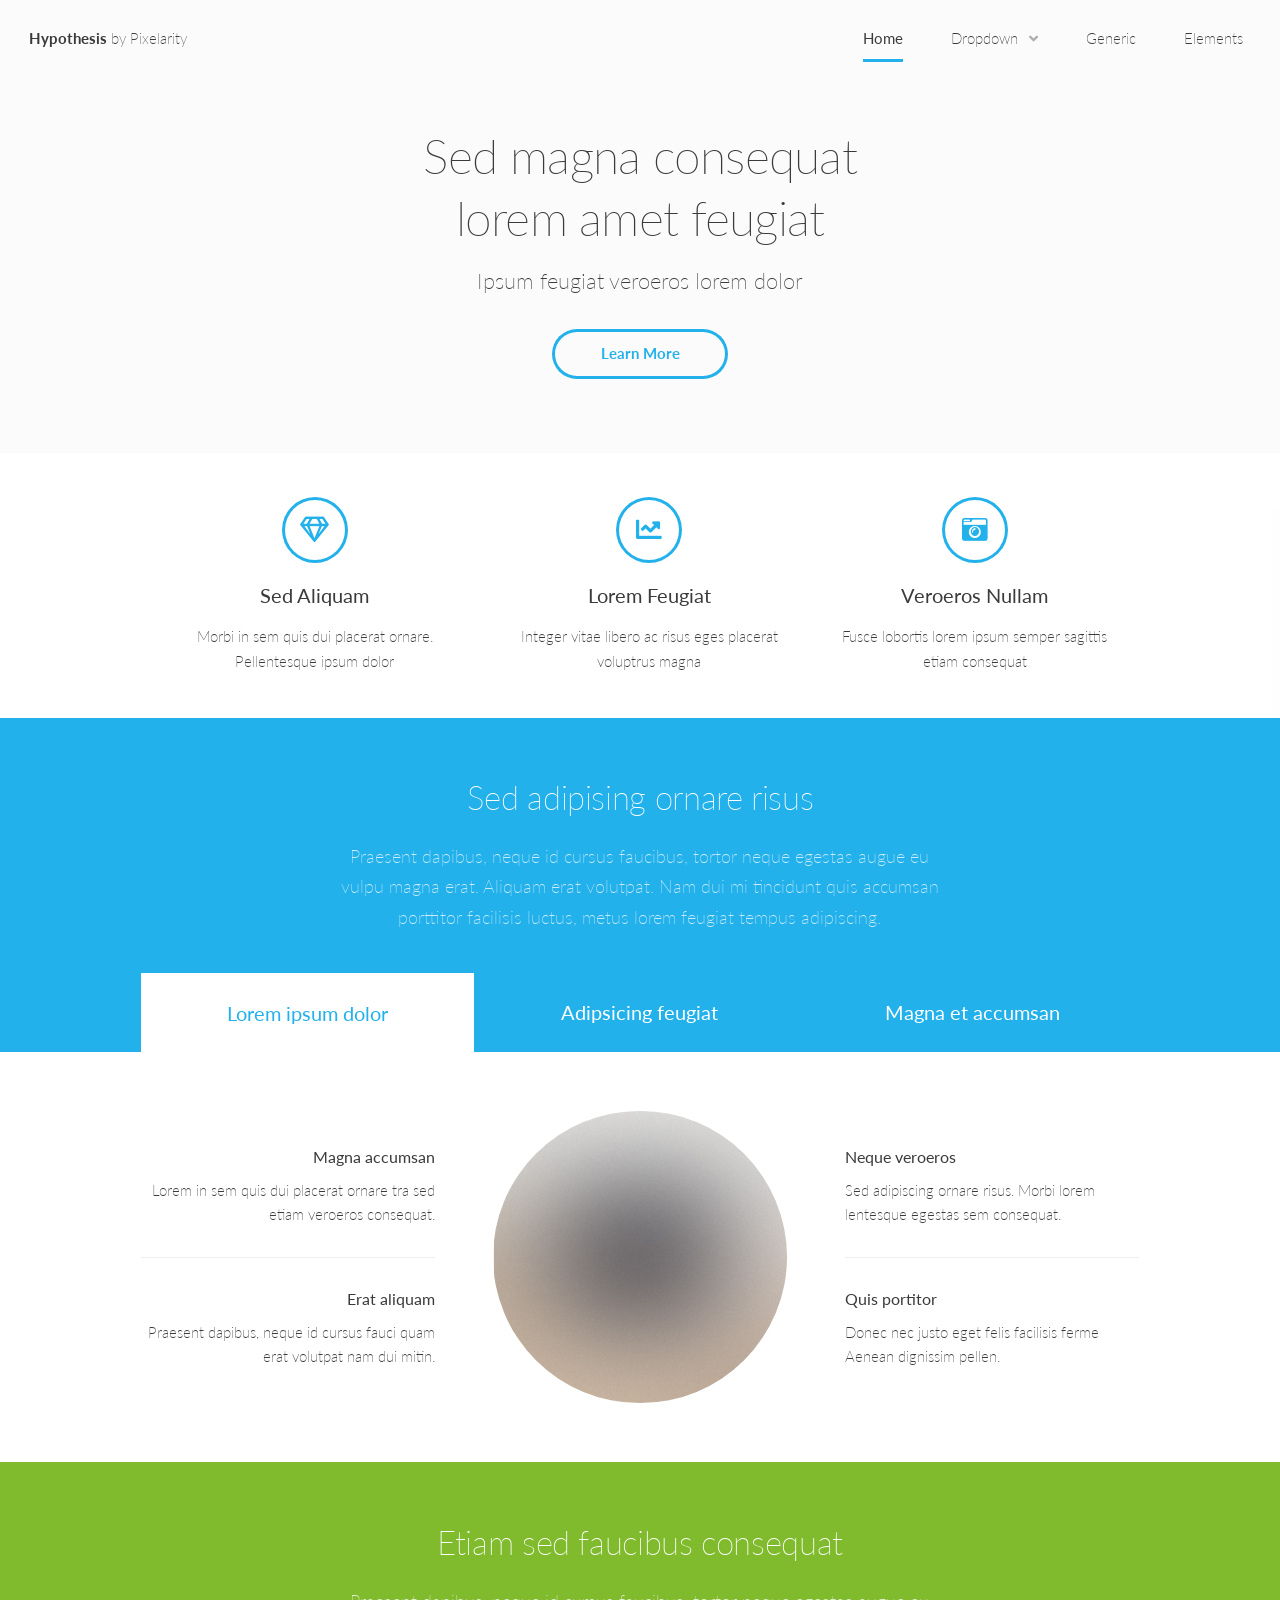
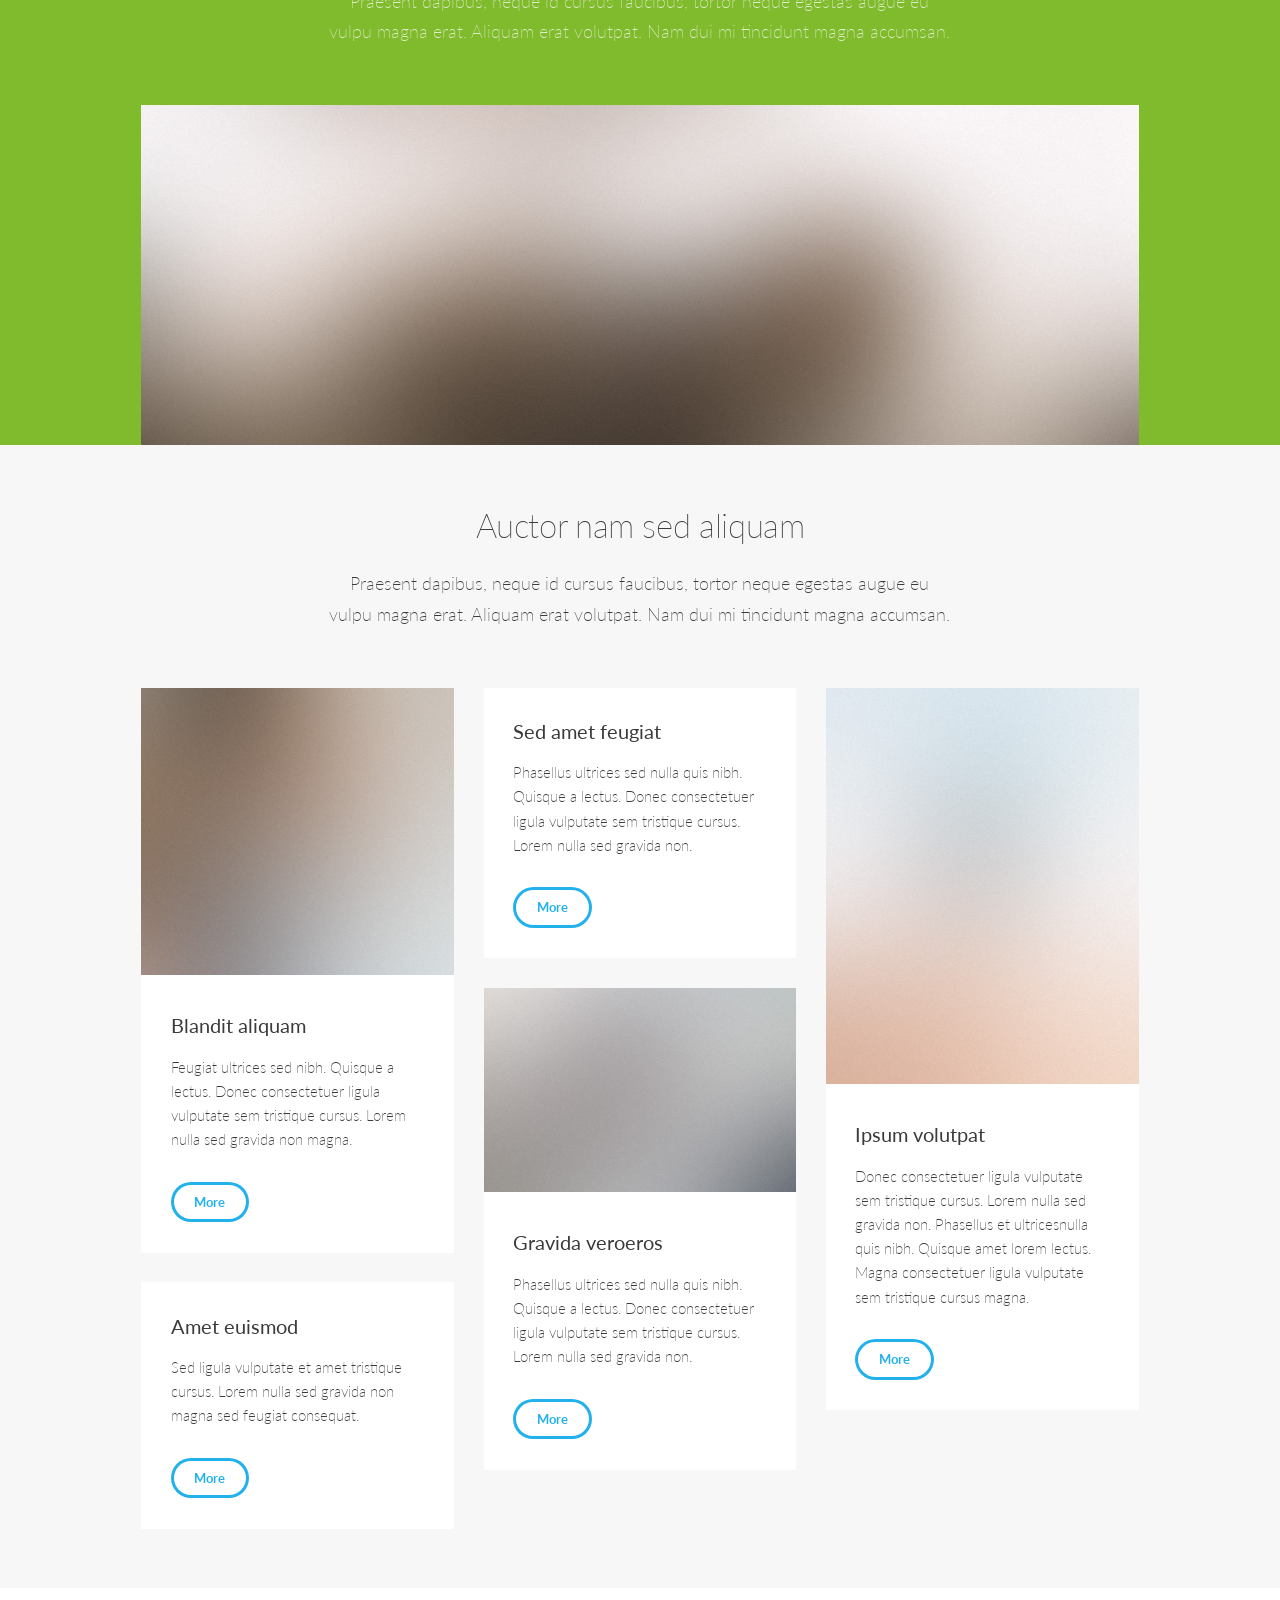
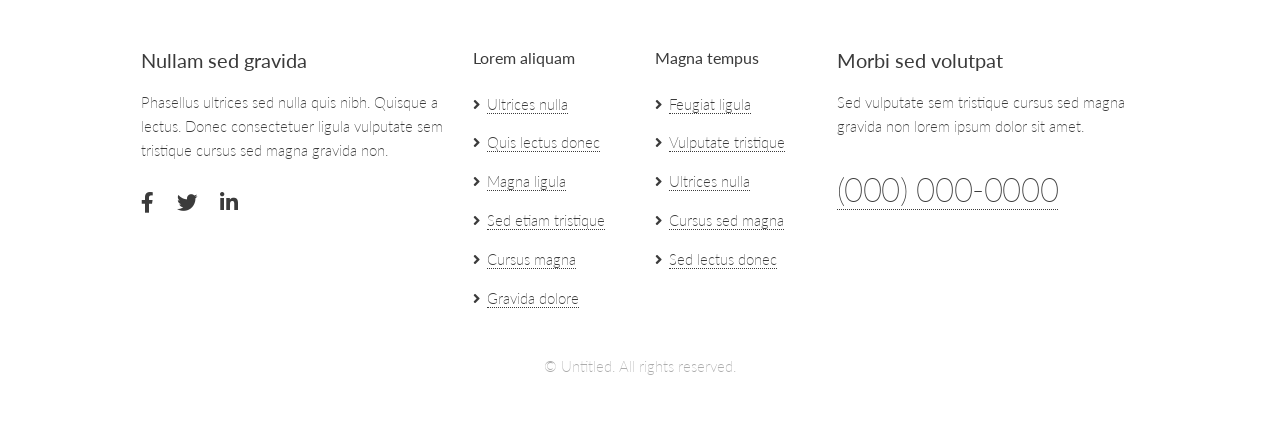
<file: px-hypothesis-html/blue/index.html>
<!DOCTYPE HTML>
<!--
	Hypothesis by Pixelarity
	pixelarity.com | hello@pixelarity.com
	License: pixelarity.com/license
-->
<html>
	<head>
		<title>Untitled</title>
		<meta charset="utf-8" />
		<meta name="viewport" content="width=device-width, initial-scale=1, user-scalable=no" />
		<link rel="stylesheet" href="assets/css/main.css" />
	</head>
	<body class="is-preload">

		<!-- Wrapper -->
			<div id="wrapper">

				<!-- Header -->
					<header id="header" class="alt">

						<!-- Logo -->
							<div class="logo">
								<a href="index.html"><strong>Hypothesis</strong> <span class="extra">by Pixelarity</span></a>
							</div>

						<!-- Nav -->
							<nav id="nav">
								<ul>
									<li class="current"><a href="index.html">Home</a></li>
									<li>
										<a href="#" class="icon solid fa-angle-down">Dropdown</a>
										<ul>
											<li><a href="#">Option One</a></li>
											<li><a href="#">Option Two</a></li>
											<li><a href="#">Option Three</a></li>
											<li>
												<a href="#">Submenu</a>
												<ul>
													<li><a href="#">Option One</a></li>
													<li><a href="#">Option Two</a></li>
													<li><a href="#">Option Three</a></li>
													<li><a href="#">Option Four</a></li>
												</ul>
											</li>
										</ul>
									</li>
									<li><a href="generic.html">Generic</a></li>
									<li><a href="elements.html">Elements</a></li>
								</ul>
							</nav>

					</header>

				<!-- Banner -->
					<section id="banner">
						<div class="content primary">
							<header>
								<h1>Sed magna consequat<br />
								lorem amet feugiat</h1>
								<p>Ipsum feugiat veroeros lorem dolor</p>
							</header>
							<ul class="actions special">
								<li><a href="#one" class="button large wide scrolly">Learn More</a></li>
							</ul>
						</div>
						<div class="content secondary">
							<div class="inner">
								<div class="features">
									<section>
										<span class="icon fa-gem major"></span>
										<h3>Sed Aliquam</h3>
										<p>Morbi in sem quis dui placerat ornare. Pellentesque ipsum dolor</p>
									</section>
									<section>
										<span class="icon solid fa-chart-line major"></span>
										<h3>Lorem Feugiat</h3>
										<p>Integer vitae libero ac risus eges placerat voluptrus magna</p>
									</section>
									<section>
										<span class="icon solid fa-camera-retro major"></span>
										<h3>Veroeros Nullam</h3>
										<p>Fusce lobortis lorem ipsum semper sagittis etiam consequat</p>
									</section>
								</div>
							</div>
						</div>
						<video src="images/banner.mp4" muted autoplay loop playsinline></video>
					</section>

				<!-- Section -->
					<section id="one" class="main">
						<header class="accent1">
							<h2>Sed adipising ornare risus</h2>
							<p>Praesent dapibus, neque id cursus faucibus, tortor neque egestas augue eu vulpu magna erat. Aliquam erat volutpat. Nam dui mi tincidunt quis accumsan porttitor facilisis luctus, metus lorem feugiat tempus adipiscing.</p>
						</header>
						<ul class="tabs">
							<li>
								<h3>Lorem <span class="extra">ipsum dolor</span></h3>
								<div class="spotlight">
									<ul>
										<li>
											<h4>Magna accumsan</h4>
											<p>Lorem in sem quis dui placerat ornare tra sed etiam veroeros consequat.</p>
										</li>
										<li>
											<h4>Erat aliquam</h4>
											<p>Praesent dapibus, neque id cursus fauci quam erat volutpat nam dui mitin.</p>
										</li>
									</ul>
									<span class="image"><img src="images/pic01.jpg" alt="" /></span>
									<ul>
										<li>
											<h4>Neque veroeros</h4>
											<p>Sed adipiscing ornare risus. Morbi lorem lentesque egestas sem consequat.</p>
										</li>
										<li>
											<h4>Quis portitor</h4>
											<p>Donec nec justo eget felis facilisis ferme Aenean dignissim pellen.</p>
										</li>
									</ul>
								</div>
							</li>
							<li>
								<h3>Adipsicing <span class="extra">feugiat</span></h3>
								<div class="spotlight">
									<ul>
										<li>
											<h4>Erat aliquam</h4>
											<p>Praesent dapibus, neque id cursus fauci quam erat volutpat nam dui mitin.</p>
										</li>
										<li>
											<h4>Neque veroeros</h4>
											<p>Sed adipiscing ornare risus. Morbi lorem lentesque egestas sem consequat.</p>
										</li>
									</ul>
									<span class="image"><img src="images/pic02.jpg" alt="" /></span>
									<ul>
										<li>
											<h4>Quis portitor</h4>
											<p>Donec nec justo eget felis facilisis ferme Aenean dignissim pellen.</p>
										</li>
										<li>
											<h4>Magna accumsan</h4>
											<p>Lorem in sem quis dui placerat ornare tra sed etiam veroeros consequat.</p>
										</li>
									</ul>
								</div>
							</li>
							<li>
								<h3>Magna <span class="extra">et accumsan</span></h3>
								<div class="spotlight">
									<ul>
										<li>
											<h4>Neque veroeros</h4>
											<p>Sed adipiscing ornare risus. Morbi lorem lentesque egestas sem consequat.</p>
										</li>
										<li>
											<h4>Quis portitor</h4>
											<p>Donec nec justo eget felis facilisis ferme Aenean dignissim pellen.</p>
										</li>
									</ul>
									<span class="image"><img src="images/pic03.jpg" alt="" /></span>
									<ul>
										<li>
											<h4>Magna accumsan</h4>
											<p>Lorem in sem quis dui placerat ornare tra sed etiam veroeros consequat.</p>
										</li>
										<li>
											<h4>Erat aliquam</h4>
											<p>Praesent dapibus, neque id cursus fauci quam erat volutpat nam dui mitin.</p>
										</li>
									</ul>
								</div>
							</li>
						</ul>
					</section>

				<!-- Section -->
					<section id="two" class="main accent2">
						<header>
							<h2>Etiam sed faucibus consequat</h2>
							<p>Praesent dapibus, neque id cursus faucibus, tortor neque egestas augue eu vulpu magna erat. Aliquam erat volutpat. Nam dui mi tincidunt magna accumsan.</p>
						</header>
						<div class="inner">
							<span class="image main"><img src="images/pic04.jpg" alt="" /></span>
						</div>
					</section>

				<!-- Section -->
					<section id="three" class="main alt">
						<header>
							<h2>Auctor nam sed aliquam</h2>
							<p>Praesent dapibus, neque id cursus faucibus, tortor neque egestas augue eu vulpu magna erat. Aliquam erat volutpat. Nam dui mi tincidunt magna accumsan.</p>
						</header>
						<div class="inner">
							<div class="posts">
								<div>
									<article>
										<a href="#" class="image"><img src="images/pic05.jpg" alt="" /></a>
										<div class="content">
											<h3>Blandit aliquam</h3>
											<p>Feugiat ultrices sed nibh. Quisque a lectus. Donec consectetuer ligula vulputate sem tristique cursus. Lorem nulla sed gravida non magna.</p>
											<ul class="actions">
												<li><a href="#" class="button">More</a></li>
											</ul>
										</div>
									</article>
									<article>
										<div class="content">
											<h3>Amet euismod</h3>
											<p>Sed ligula vulputate et amet tristique cursus. Lorem nulla sed gravida non magna sed feugiat consequat.</p>
											<ul class="actions">
												<li><a href="#" class="button">More</a></li>
											</ul>
										</div>
									</article>
								</div>
								<div>
									<article>
										<div class="content">
											<h3>Sed amet feugiat</h3>
											<p>Phasellus ultrices sed nulla quis nibh. Quisque a lectus. Donec consectetuer ligula vulputate sem tristique cursus. Lorem nulla sed gravida non.</p>
											<ul class="actions">
												<li><a href="#" class="button">More</a></li>
											</ul>
										</div>
									</article>
									<article>
										<a href="#" class="image"><img src="images/pic06.jpg" alt="" /></a>
										<div class="content">
											<h3>Gravida veroeros</h3>
											<p>Phasellus ultrices sed nulla quis nibh. Quisque a lectus. Donec consectetuer ligula vulputate sem tristique cursus. Lorem nulla sed gravida non.</p>
											<ul class="actions">
												<li><a href="#" class="button">More</a></li>
											</ul>
										</div>
									</article>
								</div>
								<div>
									<article>
										<a href="#" class="image"><img src="images/pic07.jpg" alt="" /></a>
										<div class="content">
											<h3>Ipsum volutpat</h3>
											<p>Donec consectetuer ligula vulputate sem tristique cursus. Lorem nulla sed gravida non. Phasellus et ultricesnulla quis nibh. Quisque amet lorem lectus. Magna consectetuer ligula vulputate sem tristique cursus magna.</p>
											<ul class="actions">
												<li><a href="#" class="button">More</a></li>
											</ul>
										</div>
									</article>
								</div>
							</div>
						</div>
					</section>

				<!-- Footer -->
					<footer id="footer">
						<div class="inner">
							<section>
								<h3>Nullam sed gravida</h3>
								<p>Phasellus ultrices sed nulla quis nibh. Quisque a lectus. Donec consectetuer ligula vulputate sem tristique cursus sed magna gravida non.</p>
								<ul class="icons">
									<li><a href="#" class="icon brands fa-facebook-f"><span class="label">Facebook</span></a></li>
									<li><a href="#" class="icon brands fa-twitter"><span class="label">Twitter</span></a></li>
									<li><a href="#" class="icon brands fa-linkedin-in"><span class="label">LinkedIn</span></a></li>
								</ul>
							</section>
							<section class="narrow">
								<h4>Lorem aliquam</h4>
								<ul class="links">
									<li><a href="#">Ultrices nulla</a></li>
									<li><a href="#">Quis lectus donec</a></li>
									<li><a href="#">Magna ligula</a></li>
									<li><a href="#">Sed etiam tristique</a></li>
									<li><a href="#">Cursus magna</a></li>
									<li><a href="#">Gravida dolore</a></li>
								</ul>
							</section>
							<section class="narrow">
								<h4>Magna tempus</h4>
								<ul class="links">
									<li><a href="#">Feugiat ligula</a></li>
									<li><a href="#">Vulputate tristique</a></li>
									<li><a href="#">Ultrices nulla</a></li>
									<li><a href="#">Cursus sed magna</a></li>
									<li><a href="#">Sed lectus donec</a></li>
								</ul>
							</section>
							<section>
								<h3>Morbi sed volutpat</h3>
								<p>Sed vulputate sem tristique cursus sed magna gravida non lorem ipsum dolor sit amet.<p>
								<p><a href="#" class="major">(000) 000-0000</a></p>
							</section>
						</div>
						<div class="copyright">
							<p>&copy; Untitled. All rights reserved.</p>
						</div>
					</footer>

			</div>

		<!-- Scripts -->
			<script src="assets/js/jquery.min.js"></script>
			<script src="assets/js/jquery.dropotron.min.js"></script>
			<script src="assets/js/jquery.selectorr.min.js"></script>
			<script src="assets/js/jquery.scrollex.min.js"></script>
			<script src="assets/js/jquery.scrolly.min.js"></script>
			<script src="assets/js/browser.min.js"></script>
			<script src="assets/js/breakpoints.min.js"></script>
			<script src="assets/js/util.js"></script>
			<script src="assets/js/main.js"></script>

	</body>
</html>
</file>
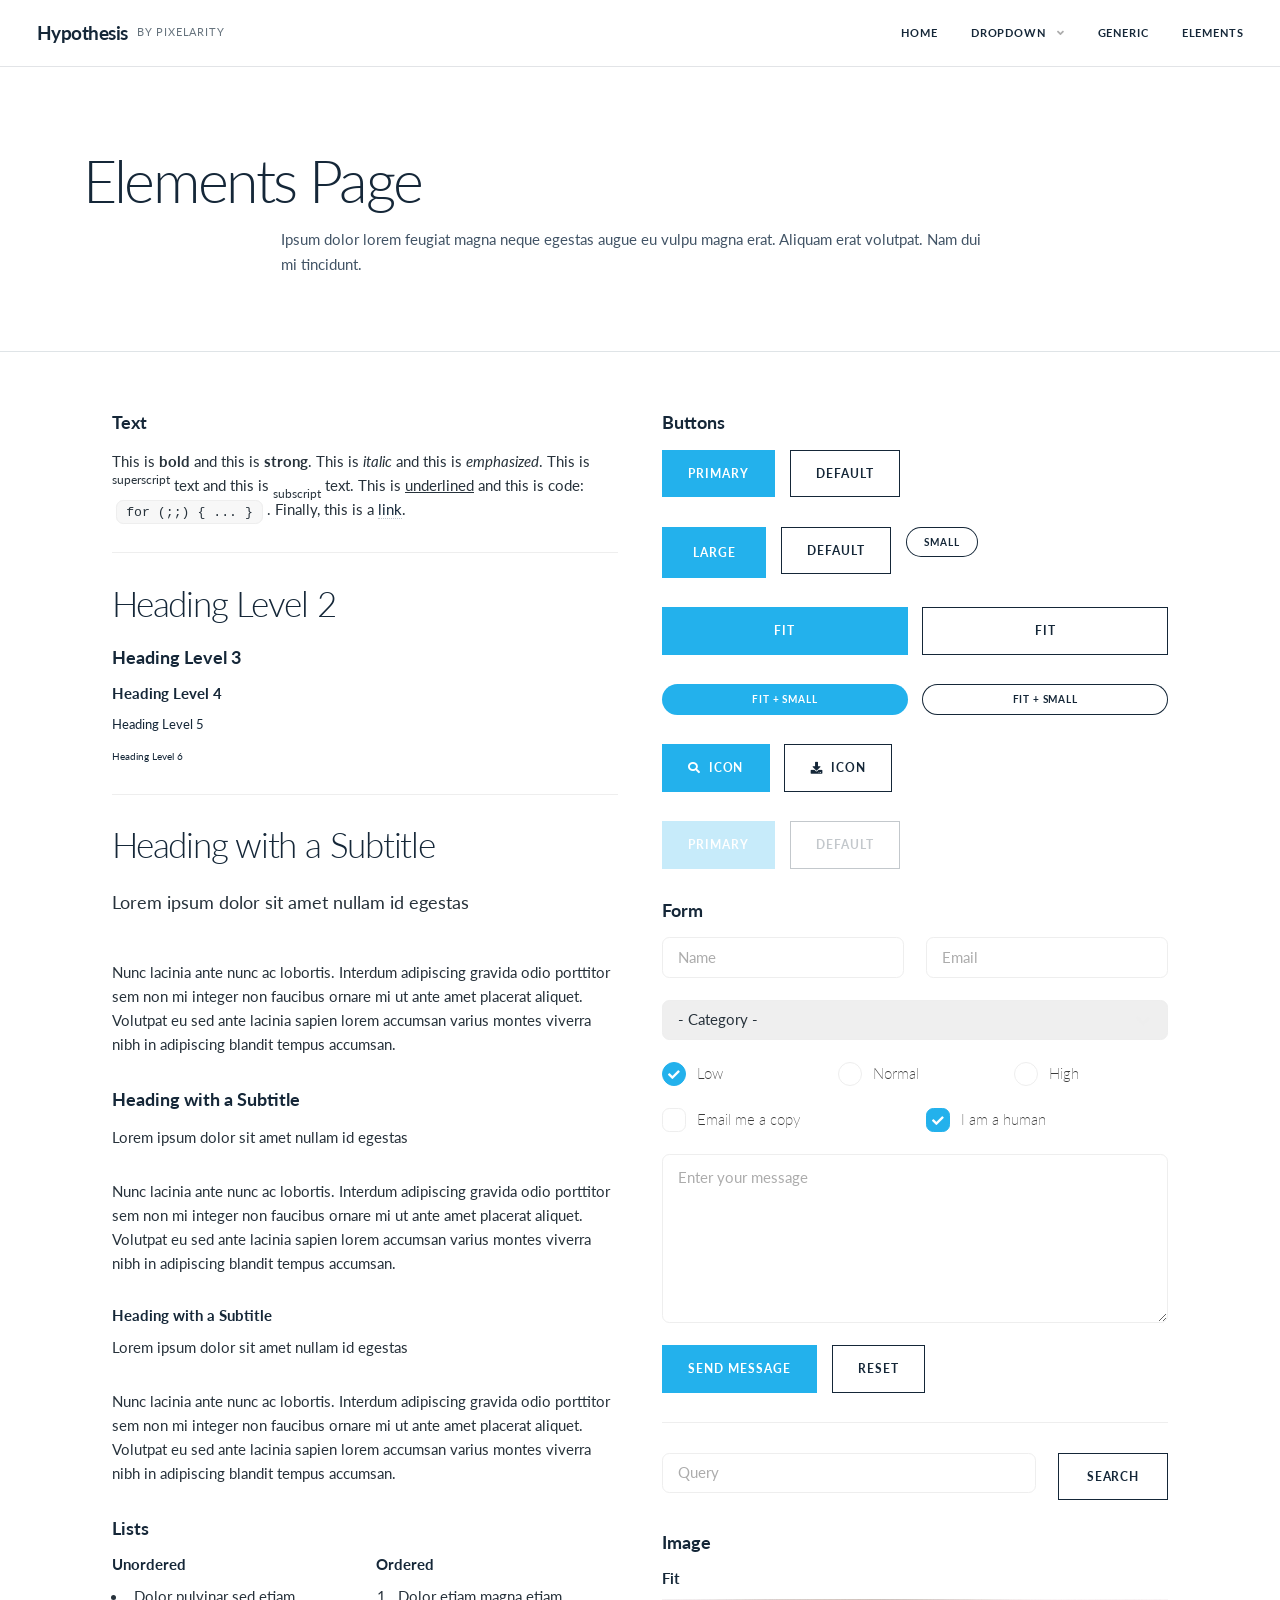
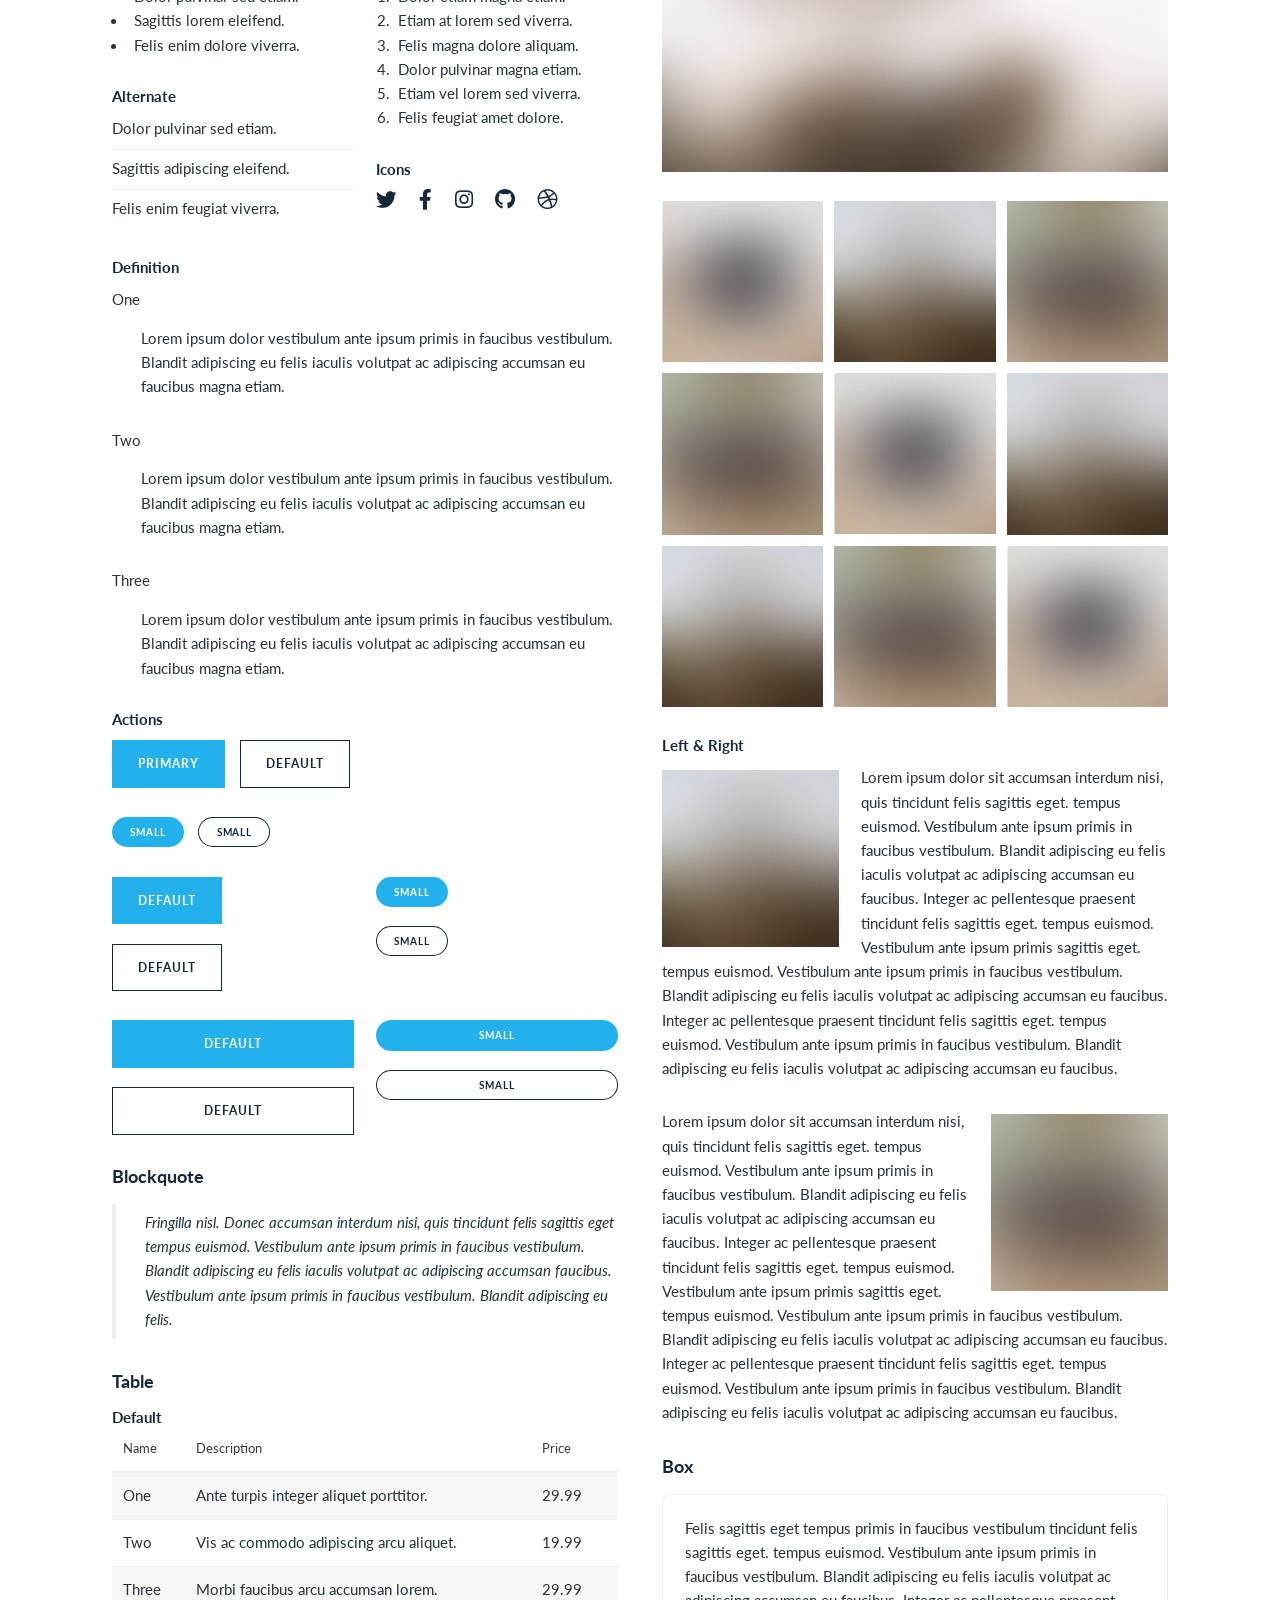
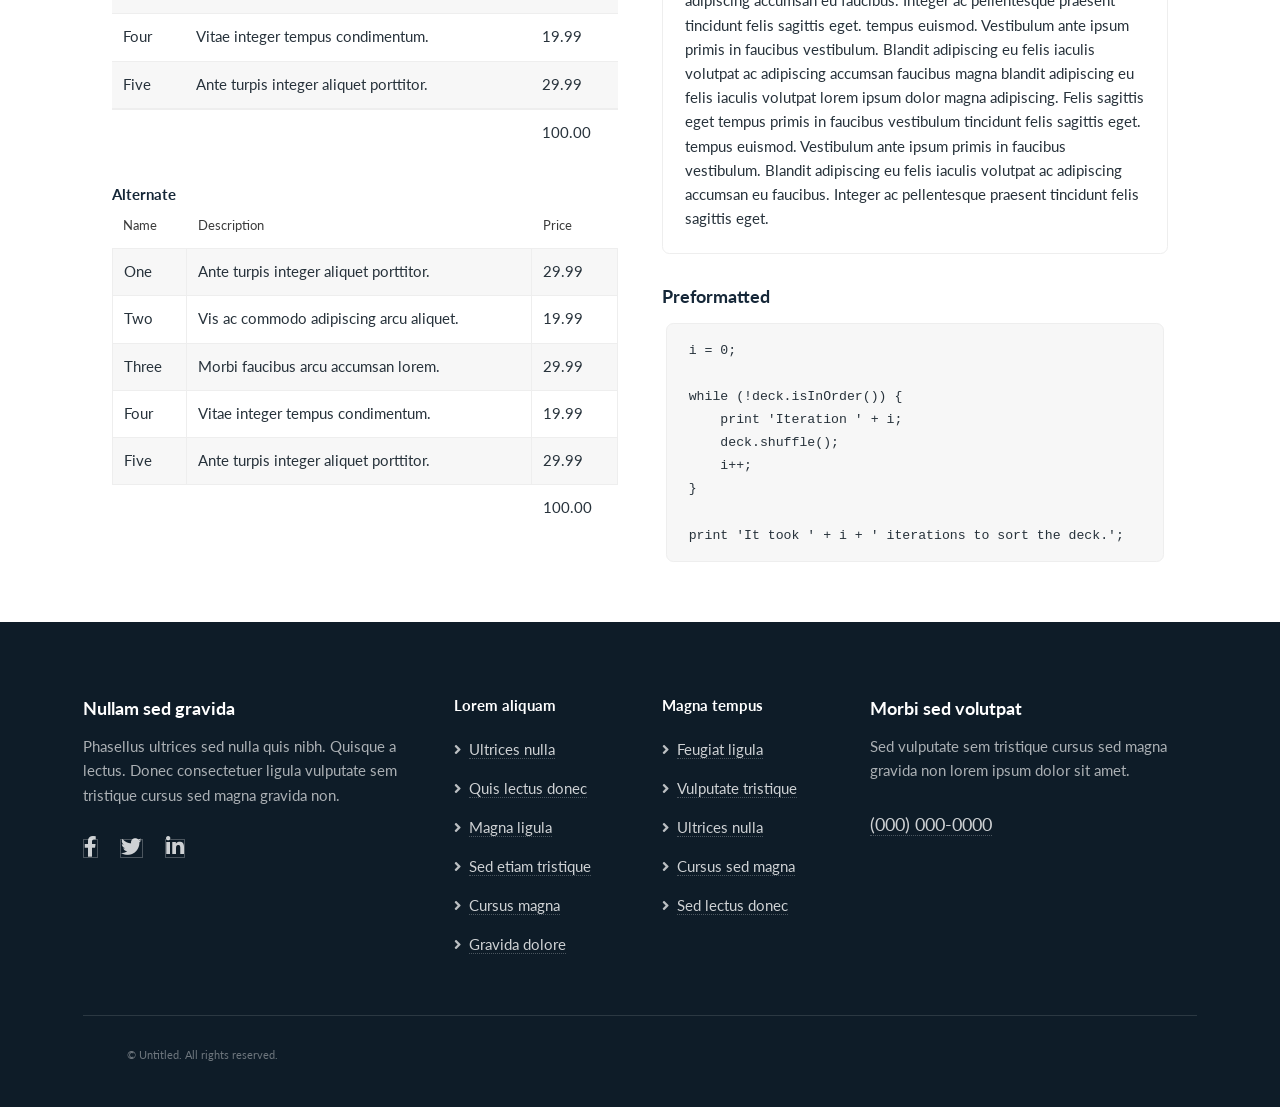
<file: elements.html>
<!DOCTYPE HTML>
<!--
	Hypothesis by Pixelarity
	pixelarity.com | hello@pixelarity.com
	License: pixelarity.com/license
-->
<html>
	<head>
		<title>Untitled</title>
		<meta charset="utf-8" />
		<meta name="viewport" content="width=device-width, initial-scale=1, user-scalable=no" />
		<link rel="stylesheet" href="assets/css/main.css" />
	</head>
	<body class="is-preload">

		<!-- Wrapper -->
			<div id="wrapper">

				<!-- Header -->
					<header id="header">

						<!-- Logo -->
							<div class="logo">
								<a href="index.html"><strong>Hypothesis</strong> <span class="extra">by Pixelarity</span></a>
							</div>

						<!-- Nav -->
							<nav id="nav">
								<ul>
									<li><a href="index.html">Home</a></li>
									<li>
										<a href="#" class="icon solid fa-angle-down">Dropdown</a>
										<ul>
											<li><a href="#">Option One</a></li>
											<li><a href="#">Option Two</a></li>
											<li><a href="#">Option Three</a></li>
											<li>
												<a href="#">Submenu</a>
												<ul>
													<li><a href="#">Option One</a></li>
													<li><a href="#">Option Two</a></li>
													<li><a href="#">Option Three</a></li>
													<li><a href="#">Option Four</a></li>
												</ul>
											</li>
										</ul>
									</li>
									<li><a href="generic.html">Generic</a></li>
									<li class="current"><a href="elements.html">Elements</a></li>
								</ul>
							</nav>

					</header>

				<!-- Section -->
					<section id="one" class="main alt">
						<header class="accent1">
							<h1>Elements Page</h1>
							<p>Ipsum dolor lorem feugiat magna neque egestas augue eu vulpu magna erat. Aliquam erat volutpat. Nam dui mi tincidunt.</p>
						</header>
						<div class="inner alt">
							<div class="content">

								<div class="row gtr-200">
									<div class="col-6 col-12-medium">

										<!-- Text stuff -->
											<h3>Text</h3>
											<p>This is <b>bold</b> and this is <strong>strong</strong>. This is <i>italic</i> and this is <em>emphasized</em>.
											This is <sup>superscript</sup> text and this is <sub>subscript</sub> text.
											This is <u>underlined</u> and this is code: <code>for (;;) { ... }</code>.
											Finally, this is a <a href="#">link</a>.</p>
											<hr />
											<h2>Heading Level 2</h2>
											<h3>Heading Level 3</h3>
											<h4>Heading Level 4</h4>
											<h5>Heading Level 5</h5>
											<h6>Heading Level 6</h6>
											<hr />
											<header>
												<h2>Heading with a Subtitle</h2>
												<p>Lorem ipsum dolor sit amet nullam id egestas</p>
											</header>
											<p>Nunc lacinia ante nunc ac lobortis. Interdum adipiscing gravida odio porttitor sem non mi integer non faucibus ornare mi ut ante amet placerat aliquet. Volutpat eu sed ante lacinia sapien lorem accumsan varius montes viverra nibh in adipiscing blandit tempus accumsan.</p>
											<header>
												<h3>Heading with a Subtitle</h3>
												<p>Lorem ipsum dolor sit amet nullam id egestas</p>
											</header>
											<p>Nunc lacinia ante nunc ac lobortis. Interdum adipiscing gravida odio porttitor sem non mi integer non faucibus ornare mi ut ante amet placerat aliquet. Volutpat eu sed ante lacinia sapien lorem accumsan varius montes viverra nibh in adipiscing blandit tempus accumsan.</p>
											<header>
												<h4>Heading with a Subtitle</h4>
												<p>Lorem ipsum dolor sit amet nullam id egestas</p>
											</header>
											<p>Nunc lacinia ante nunc ac lobortis. Interdum adipiscing gravida odio porttitor sem non mi integer non faucibus ornare mi ut ante amet placerat aliquet. Volutpat eu sed ante lacinia sapien lorem accumsan varius montes viverra nibh in adipiscing blandit tempus accumsan.</p>

										<!-- Lists -->
											<h3>Lists</h3>
											<div class="row">
												<div class="col-6 col-12-small">

													<h4>Unordered</h4>
													<ul>
														<li>Dolor pulvinar sed etiam.</li>
														<li>Sagittis lorem eleifend.</li>
														<li>Felis enim dolore viverra.</li>
													</ul>

													<h4>Alternate</h4>
													<ul class="alt">
														<li>Dolor pulvinar sed etiam.</li>
														<li>Sagittis adipiscing eleifend.</li>
														<li>Felis enim feugiat viverra.</li>
													</ul>

												</div>
												<div class="col-6 col-12-small">

													<h4>Ordered</h4>
													<ol>
														<li>Dolor etiam magna etiam.</li>
														<li>Etiam at lorem sed viverra.</li>
														<li>Felis magna dolore aliquam.</li>
														<li>Dolor pulvinar magna etiam.</li>
														<li>Etiam vel lorem sed viverra.</li>
														<li>Felis feugiat amet dolore.</li>
													</ol>

													<h4>Icons</h4>
													<ul class="icons">
														<li><a href="#" class="icon brands fa-twitter"><span class="label">Twitter</span></a></li>
														<li><a href="#" class="icon brands fa-facebook-f"><span class="label">Facebook</span></a></li>
														<li><a href="#" class="icon brands fa-instagram"><span class="label">Instagram</span></a></li>
														<li><a href="#" class="icon brands fa-github"><span class="label">Github</span></a></li>
														<li><a href="#" class="icon brands fa-dribbble"><span class="label">Dribbble</span></a></li>
													</ul>

												</div>
											</div>
											<h4>Definition</h4>
											<dl>
												<dt>One</dt>
												<dd>
													<p>Lorem ipsum dolor vestibulum ante ipsum primis in faucibus vestibulum. Blandit adipiscing eu felis iaculis volutpat ac adipiscing accumsan eu faucibus magna etiam.</p>
												</dd>
												<dt>Two</dt>
												<dd>
													<p>Lorem ipsum dolor vestibulum ante ipsum primis in faucibus vestibulum. Blandit adipiscing eu felis iaculis volutpat ac adipiscing accumsan eu faucibus magna etiam.</p>
												</dd>
												<dt>Three</dt>
												<dd>
													<p>Lorem ipsum dolor vestibulum ante ipsum primis in faucibus vestibulum. Blandit adipiscing eu felis iaculis volutpat ac adipiscing accumsan eu faucibus magna etiam.</p>
												</dd>
											</dl>

											<h4>Actions</h4>
											<ul class="actions">
												<li><a href="#" class="button primary">Primary</a></li>
												<li><a href="#" class="button">Default</a></li>
											</ul>
											<ul class="actions small">
												<li><a href="#" class="button primary small">Small</a></li>
												<li><a href="#" class="button small">Small</a></li>
											</ul>
											<div class="row">
												<div class="col-6 col-12-small">
													<ul class="actions stacked">
														<li><a href="#" class="button primary">Default</a></li>
														<li><a href="#" class="button">Default</a></li>
													</ul>
												</div>
												<div class="col-6 col-12-small">
													<ul class="actions stacked">
														<li><a href="#" class="button primary small">Small</a></li>
														<li><a href="#" class="button small">Small</a></li>
													</ul>
												</div>
											</div>
											<div class="row">
												<div class="col-6 col-12-small">
													<ul class="actions stacked">
														<li><a href="#" class="button primary fit">Default</a></li>
														<li><a href="#" class="button fit">Default</a></li>
													</ul>
												</div>
												<div class="col-6 col-12-small">
													<ul class="actions stacked">
														<li><a href="#" class="button primary small fit">Small</a></li>
														<li><a href="#" class="button small fit">Small</a></li>
													</ul>
												</div>
											</div>

										<!-- Blockquote -->
											<h3>Blockquote</h3>
											<blockquote>Fringilla nisl. Donec accumsan interdum nisi, quis tincidunt felis sagittis eget tempus euismod. Vestibulum ante ipsum primis in faucibus vestibulum. Blandit adipiscing eu felis iaculis volutpat ac adipiscing accumsan faucibus. Vestibulum ante ipsum primis in faucibus vestibulum. Blandit adipiscing eu felis.</blockquote>

										<!-- Table -->
											<h3>Table</h3>

											<h4>Default</h4>
											<div class="table-wrapper">
												<table>
													<thead>
														<tr>
															<th>Name</th>
															<th>Description</th>
															<th>Price</th>
														</tr>
													</thead>
													<tbody>
														<tr>
															<td>One</td>
															<td>Ante turpis integer aliquet porttitor.</td>
															<td>29.99</td>
														</tr>
														<tr>
															<td>Two</td>
															<td>Vis ac commodo adipiscing arcu aliquet.</td>
															<td>19.99</td>
														</tr>
														<tr>
															<td>Three</td>
															<td> Morbi faucibus arcu accumsan lorem.</td>
															<td>29.99</td>
														</tr>
														<tr>
															<td>Four</td>
															<td>Vitae integer tempus condimentum.</td>
															<td>19.99</td>
														</tr>
														<tr>
															<td>Five</td>
															<td>Ante turpis integer aliquet porttitor.</td>
															<td>29.99</td>
														</tr>
													</tbody>
													<tfoot>
														<tr>
															<td colspan="2"></td>
															<td>100.00</td>
														</tr>
													</tfoot>
												</table>
											</div>

											<h4>Alternate</h4>
											<div class="table-wrapper">
												<table class="alt">
													<thead>
														<tr>
															<th>Name</th>
															<th>Description</th>
															<th>Price</th>
														</tr>
													</thead>
													<tbody>
														<tr>
															<td>One</td>
															<td>Ante turpis integer aliquet porttitor.</td>
															<td>29.99</td>
														</tr>
														<tr>
															<td>Two</td>
															<td>Vis ac commodo adipiscing arcu aliquet.</td>
															<td>19.99</td>
														</tr>
														<tr>
															<td>Three</td>
															<td> Morbi faucibus arcu accumsan lorem.</td>
															<td>29.99</td>
														</tr>
														<tr>
															<td>Four</td>
															<td>Vitae integer tempus condimentum.</td>
															<td>19.99</td>
														</tr>
														<tr>
															<td>Five</td>
															<td>Ante turpis integer aliquet porttitor.</td>
															<td>29.99</td>
														</tr>
													</tbody>
													<tfoot>
														<tr>
															<td colspan="2"></td>
															<td>100.00</td>
														</tr>
													</tfoot>
												</table>
											</div>

									</div>
									<div class="col-6 col-12-medium">

										<!-- Buttons -->
											<h3>Buttons</h3>
											<ul class="actions">
												<li><a href="#" class="button primary">Primary</a></li>
												<li><a href="#" class="button">Default</a></li>
											</ul>
											<ul class="actions">
												<li><a href="#" class="button primary large">Large</a></li>
												<li><a href="#" class="button">Default</a></li>
												<li><a href="#" class="button small">Small</a></li>
											</ul>
											<ul class="actions fit">
												<li><a href="#" class="button primary fit">Fit</a></li>
												<li><a href="#" class="button fit">Fit</a></li>
											</ul>
											<ul class="actions fit small">
												<li><a href="#" class="button primary fit small">Fit + Small</a></li>
												<li><a href="#" class="button fit small">Fit + Small</a></li>
											</ul>
											<ul class="actions">
												<li><a href="#" class="button primary icon solid fa-search">Icon</a></li>
												<li><a href="#" class="button icon solid fa-download">Icon</a></li>
											</ul>
											<ul class="actions">
												<li><span class="button primary disabled">Primary</span></li>
												<li><span class="button disabled">Default</span></li>
											</ul>

										<!-- Form -->
											<h3>Form</h3>

											<form method="post" action="#">
												<div class="row gtr-uniform">
													<div class="col-6 col-12-xsmall">
														<input type="text" name="demo-name" id="demo-name" value="" placeholder="Name" />
													</div>
													<div class="col-6 col-12-xsmall">
														<input type="email" name="demo-email" id="demo-email" value="" placeholder="Email" />
													</div>
													<!-- Break -->
													<div class="col-12">
														<select name="demo-category" id="demo-category">
															<option value="">- Category -</option>
															<option value="1">Manufacturing</option>
															<option value="1">Shipping</option>
															<option value="1">Administration</option>
															<option value="1">Human Resources</option>
														</select>
													</div>
													<!-- Break -->
													<div class="col-4 col-12-small">
														<input type="radio" id="demo-priority-low" name="demo-priority" checked>
														<label for="demo-priority-low">Low</label>
													</div>
													<div class="col-4 col-12-small">
														<input type="radio" id="demo-priority-normal" name="demo-priority">
														<label for="demo-priority-normal">Normal</label>
													</div>
													<div class="col-4 col-12-small">
														<input type="radio" id="demo-priority-high" name="demo-priority">
														<label for="demo-priority-high">High</label>
													</div>
													<!-- Break -->
													<div class="col-6 col-12-small">
														<input type="checkbox" id="demo-copy" name="demo-copy">
														<label for="demo-copy">Email me a copy</label>
													</div>
													<div class="col-6 col-12-small">
														<input type="checkbox" id="demo-human" name="demo-human" checked>
														<label for="demo-human">I am a human</label>
													</div>
													<!-- Break -->
													<div class="col-12">
														<textarea name="demo-message" id="demo-message" placeholder="Enter your message" rows="6"></textarea>
													</div>
													<!-- Break -->
													<div class="col-12">
														<ul class="actions">
															<li><input type="submit" value="Send Message" class="primary" /></li>
															<li><input type="reset" value="Reset" /></li>
														</ul>
													</div>
												</div>
											</form>

											<hr />

											<form method="post" action="#">
												<div class="row gtr-uniform">
													<div class="col-9 col-12-small">
														<input type="text" name="query" id="query" value="" placeholder="Query" />
													</div>
													<div class="col-3 col-12-small">
														<input type="submit" value="Search" class="fit" />
													</div>
												</div>
											</form>

										<!-- Image -->
											<h3>Image</h3>

											<h4>Fit</h4>
											<span class="image fit"><img src="images/pic04.jpg" alt="" /></span>
											<div class="box alt">
												<div class="row gtr-50 gtr-uniform">
													<div class="col-4"><span class="image fit"><img src="images/pic01.jpg" alt="" /></span></div>
													<div class="col-4"><span class="image fit"><img src="images/pic02.jpg" alt="" /></span></div>
													<div class="col-4"><span class="image fit"><img src="images/pic03.jpg" alt="" /></span></div>
													<!-- Break -->
													<div class="col-4"><span class="image fit"><img src="images/pic03.jpg" alt="" /></span></div>
													<div class="col-4"><span class="image fit"><img src="images/pic01.jpg" alt="" /></span></div>
													<div class="col-4"><span class="image fit"><img src="images/pic02.jpg" alt="" /></span></div>
													<!-- Break -->
													<div class="col-4"><span class="image fit"><img src="images/pic02.jpg" alt="" /></span></div>
													<div class="col-4"><span class="image fit"><img src="images/pic03.jpg" alt="" /></span></div>
													<div class="col-4"><span class="image fit"><img src="images/pic01.jpg" alt="" /></span></div>
												</div>
											</div>

											<h4>Left &amp; Right</h4>
											<p><span class="image left"><img src="images/pic02.jpg" alt="" /></span>Lorem ipsum dolor sit accumsan interdum nisi, quis tincidunt felis sagittis eget. tempus euismod. Vestibulum ante ipsum primis in faucibus vestibulum. Blandit adipiscing eu felis iaculis volutpat ac adipiscing accumsan eu faucibus. Integer ac pellentesque praesent tincidunt felis sagittis eget. tempus euismod. Vestibulum ante ipsum primis sagittis eget. tempus euismod. Vestibulum ante ipsum primis in faucibus vestibulum. Blandit adipiscing eu felis iaculis volutpat ac adipiscing accumsan eu faucibus. Integer ac pellentesque praesent tincidunt felis sagittis eget. tempus euismod. Vestibulum ante ipsum primis in faucibus vestibulum. Blandit adipiscing eu felis iaculis volutpat ac adipiscing accumsan eu faucibus.</p>
											<p><span class="image right"><img src="images/pic03.jpg" alt="" /></span>Lorem ipsum dolor sit accumsan interdum nisi, quis tincidunt felis sagittis eget. tempus euismod. Vestibulum ante ipsum primis in faucibus vestibulum. Blandit adipiscing eu felis iaculis volutpat ac adipiscing accumsan eu faucibus. Integer ac pellentesque praesent tincidunt felis sagittis eget. tempus euismod. Vestibulum ante ipsum primis sagittis eget. tempus euismod. Vestibulum ante ipsum primis in faucibus vestibulum. Blandit adipiscing eu felis iaculis volutpat ac adipiscing accumsan eu faucibus. Integer ac pellentesque praesent tincidunt felis sagittis eget. tempus euismod. Vestibulum ante ipsum primis in faucibus vestibulum. Blandit adipiscing eu felis iaculis volutpat ac adipiscing accumsan eu faucibus.</p>

										<!-- Box -->
											<h3>Box</h3>
											<div class="box">
												<p>Felis sagittis eget tempus primis in faucibus vestibulum tincidunt felis sagittis eget. tempus euismod. Vestibulum ante ipsum primis in faucibus vestibulum. Blandit adipiscing eu felis iaculis volutpat ac adipiscing accumsan eu faucibus. Integer ac pellentesque praesent tincidunt felis sagittis eget. tempus euismod. Vestibulum ante ipsum primis in faucibus vestibulum. Blandit adipiscing eu felis iaculis volutpat ac adipiscing accumsan faucibus magna blandit adipiscing eu felis iaculis volutpat lorem ipsum dolor magna adipiscing. Felis sagittis eget tempus primis in faucibus vestibulum tincidunt felis sagittis eget. tempus euismod. Vestibulum ante ipsum primis in faucibus vestibulum. Blandit adipiscing eu felis iaculis volutpat ac adipiscing accumsan eu faucibus. Integer ac pellentesque praesent tincidunt felis sagittis eget.</p>
											</div>

										<!-- Preformatted Code -->
											<h3>Preformatted</h3>
											<pre><code>i = 0;

while (!deck.isInOrder()) {
    print 'Iteration ' + i;
    deck.shuffle();
    i++;
}

print 'It took ' + i + ' iterations to sort the deck.';
</code></pre>

									</div>
								</div>

							</div>
						</div>
					</section>

				<!-- Footer -->
					<footer id="footer">
						<div class="inner">
							<section>
								<h3>Nullam sed gravida</h3>
								<p>Phasellus ultrices sed nulla quis nibh. Quisque a lectus. Donec consectetuer ligula vulputate sem tristique cursus sed magna gravida non.</p>
								<ul class="icons">
									<li><a href="#" class="icon brands fa-facebook-f"><span class="label">Facebook</span></a></li>
									<li><a href="#" class="icon brands fa-twitter"><span class="label">Twitter</span></a></li>
									<li><a href="#" class="icon brands fa-linkedin-in"><span class="label">LinkedIn</span></a></li>
								</ul>
							</section>
							<section class="narrow">
								<h4>Lorem aliquam</h4>
								<ul class="links">
									<li><a href="#">Ultrices nulla</a></li>
									<li><a href="#">Quis lectus donec</a></li>
									<li><a href="#">Magna ligula</a></li>
									<li><a href="#">Sed etiam tristique</a></li>
									<li><a href="#">Cursus magna</a></li>
									<li><a href="#">Gravida dolore</a></li>
								</ul>
							</section>
							<section class="narrow">
								<h4>Magna tempus</h4>
								<ul class="links">
									<li><a href="#">Feugiat ligula</a></li>
									<li><a href="#">Vulputate tristique</a></li>
									<li><a href="#">Ultrices nulla</a></li>
									<li><a href="#">Cursus sed magna</a></li>
									<li><a href="#">Sed lectus donec</a></li>
								</ul>
							</section>
							<section>
								<h3>Morbi sed volutpat</h3>
								<p>Sed vulputate sem tristique cursus sed magna gravida non lorem ipsum dolor sit amet.<p>
								<p><a href="#" class="major">(000) 000-0000</a></p>
							</section>
						</div>
						<div class="copyright">
							<p>&copy; Untitled. All rights reserved.</p>
						</div>
					</footer>

			</div>

		<!-- Scripts -->
			<script src="assets/js/jquery.min.js"></script>
			<script src="assets/js/jquery.dropotron.min.js"></script>
			<script src="assets/js/jquery.selectorr.min.js"></script>
			<script src="assets/js/jquery.scrollex.min.js"></script>
			<script src="assets/js/jquery.scrolly.min.js"></script>
			<script src="assets/js/browser.min.js"></script>
			<script src="assets/js/breakpoints.min.js"></script>
			<script src="assets/js/util.js"></script>
			<script src="assets/js/main.js"></script>

	</body>
</html>
</file>
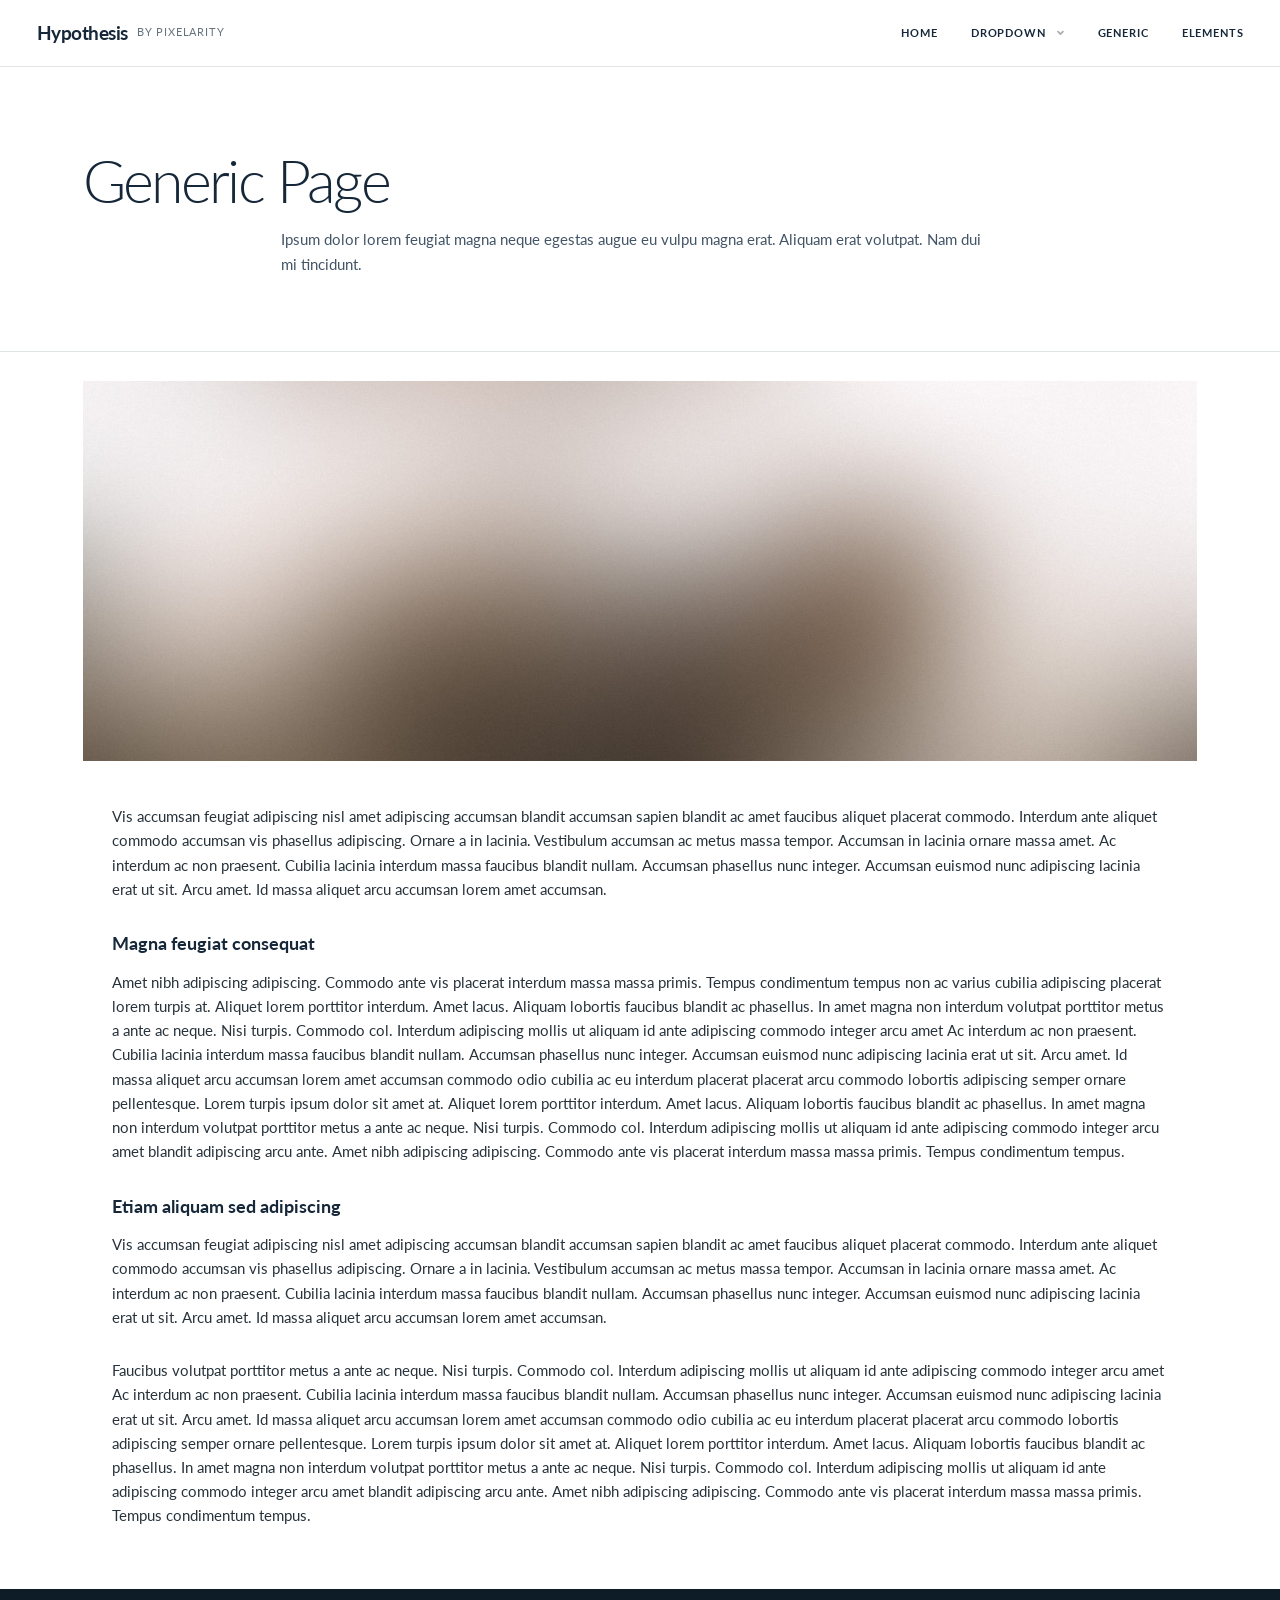
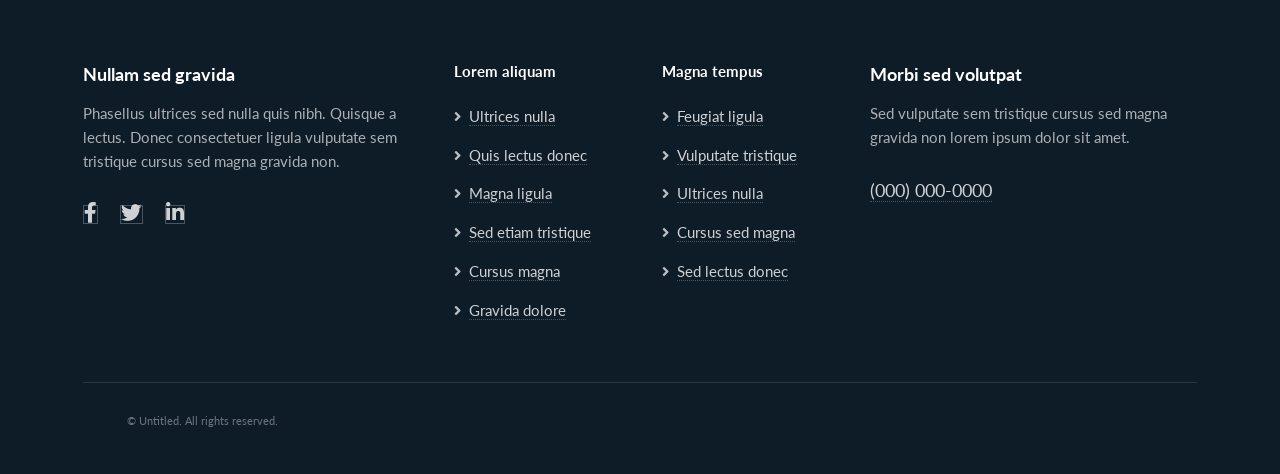
<file: generic.html>
<!DOCTYPE HTML>
<!--
	Hypothesis by Pixelarity
	pixelarity.com | hello@pixelarity.com
	License: pixelarity.com/license
-->
<html>
	<head>
		<title>Untitled</title>
		<meta charset="utf-8" />
		<meta name="viewport" content="width=device-width, initial-scale=1, user-scalable=no" />
		<link rel="stylesheet" href="assets/css/main.css" />
	</head>
	<body class="is-preload">

		<!-- Wrapper -->
			<div id="wrapper">

				<!-- Header -->
					<header id="header">

						<!-- Logo -->
							<div class="logo">
								<a href="index.html"><strong>Hypothesis</strong> <span class="extra">by Pixelarity</span></a>
							</div>

						<!-- Nav -->
							<nav id="nav">
								<ul>
									<li><a href="index.html">Home</a></li>
									<li>
										<a href="#" class="icon solid fa-angle-down">Dropdown</a>
										<ul>
											<li><a href="#">Option One</a></li>
											<li><a href="#">Option Two</a></li>
											<li><a href="#">Option Three</a></li>
											<li>
												<a href="#">Submenu</a>
												<ul>
													<li><a href="#">Option One</a></li>
													<li><a href="#">Option Two</a></li>
													<li><a href="#">Option Three</a></li>
													<li><a href="#">Option Four</a></li>
												</ul>
											</li>
										</ul>
									</li>
									<li class="current"><a href="generic.html">Generic</a></li>
									<li><a href="elements.html">Elements</a></li>
								</ul>
							</nav>

					</header>

				<!-- Section -->
					<section id="one" class="main alt">
						<header class="accent1">
							<h1>Generic Page</h1>
							<p>Ipsum dolor lorem feugiat magna neque egestas augue eu vulpu magna erat. Aliquam erat volutpat. Nam dui mi tincidunt.</p>
						</header>
						<div class="inner alt">
							<div class="content">
								<span class="image main"><img src="images/pic04.jpg" alt="" /></span>
								<p>Vis accumsan feugiat adipiscing nisl amet adipiscing accumsan blandit accumsan sapien blandit ac amet faucibus aliquet placerat commodo. Interdum ante aliquet commodo accumsan vis phasellus adipiscing. Ornare a in lacinia. Vestibulum accumsan ac metus massa tempor. Accumsan in lacinia ornare massa amet. Ac interdum ac non praesent. Cubilia lacinia interdum massa faucibus blandit nullam. Accumsan phasellus nunc integer. Accumsan euismod nunc adipiscing lacinia erat ut sit. Arcu amet. Id massa aliquet arcu accumsan lorem amet accumsan.</p>
								<h3>Magna feugiat consequat</h3>
								<p>Amet nibh adipiscing adipiscing. Commodo ante vis placerat interdum massa massa primis. Tempus condimentum tempus non ac varius cubilia adipiscing placerat lorem turpis at. Aliquet lorem porttitor interdum. Amet lacus. Aliquam lobortis faucibus blandit ac phasellus. In amet magna non interdum volutpat porttitor metus a ante ac neque. Nisi turpis. Commodo col. Interdum adipiscing mollis ut aliquam id ante adipiscing commodo integer arcu amet Ac interdum ac non praesent. Cubilia lacinia interdum massa faucibus blandit nullam. Accumsan phasellus nunc integer. Accumsan euismod nunc adipiscing lacinia erat ut sit. Arcu amet. Id massa aliquet arcu accumsan lorem amet accumsan commodo odio cubilia ac eu interdum placerat placerat arcu commodo lobortis adipiscing semper ornare pellentesque. Lorem turpis ipsum dolor sit amet at. Aliquet lorem porttitor interdum. Amet lacus. Aliquam lobortis faucibus blandit ac phasellus. In amet magna non interdum volutpat porttitor metus a ante ac neque. Nisi turpis. Commodo col. Interdum adipiscing mollis ut aliquam id ante adipiscing commodo integer arcu amet blandit adipiscing arcu ante. Amet nibh adipiscing adipiscing. Commodo ante vis placerat interdum massa massa primis. Tempus condimentum tempus.</p>
								<h3>Etiam aliquam sed adipiscing</h3>
								<p>Vis accumsan feugiat adipiscing nisl amet adipiscing accumsan blandit accumsan sapien blandit ac amet faucibus aliquet placerat commodo. Interdum ante aliquet commodo accumsan vis phasellus adipiscing. Ornare a in lacinia. Vestibulum accumsan ac metus massa tempor. Accumsan in lacinia ornare massa amet. Ac interdum ac non praesent. Cubilia lacinia interdum massa faucibus blandit nullam. Accumsan phasellus nunc integer. Accumsan euismod nunc adipiscing lacinia erat ut sit. Arcu amet. Id massa aliquet arcu accumsan lorem amet accumsan.</p>
								<p>Faucibus volutpat porttitor metus a ante ac neque. Nisi turpis. Commodo col. Interdum adipiscing mollis ut aliquam id ante adipiscing commodo integer arcu amet Ac interdum ac non praesent. Cubilia lacinia interdum massa faucibus blandit nullam. Accumsan phasellus nunc integer. Accumsan euismod nunc adipiscing lacinia erat ut sit. Arcu amet. Id massa aliquet arcu accumsan lorem amet accumsan commodo odio cubilia ac eu interdum placerat placerat arcu commodo lobortis adipiscing semper ornare pellentesque. Lorem turpis ipsum dolor sit amet at. Aliquet lorem porttitor interdum. Amet lacus. Aliquam lobortis faucibus blandit ac phasellus. In amet magna non interdum volutpat porttitor metus a ante ac neque. Nisi turpis. Commodo col. Interdum adipiscing mollis ut aliquam id ante adipiscing commodo integer arcu amet blandit adipiscing arcu ante. Amet nibh adipiscing adipiscing. Commodo ante vis placerat interdum massa massa primis. Tempus condimentum tempus.</p>
							</div>
						</div>
					</section>

				<!-- Footer -->
					<footer id="footer">
						<div class="inner">
							<section>
								<h3>Nullam sed gravida</h3>
								<p>Phasellus ultrices sed nulla quis nibh. Quisque a lectus. Donec consectetuer ligula vulputate sem tristique cursus sed magna gravida non.</p>
								<ul class="icons">
									<li><a href="#" class="icon brands fa-facebook-f"><span class="label">Facebook</span></a></li>
									<li><a href="#" class="icon brands fa-twitter"><span class="label">Twitter</span></a></li>
									<li><a href="#" class="icon brands fa-linkedin-in"><span class="label">LinkedIn</span></a></li>
								</ul>
							</section>
							<section class="narrow">
								<h4>Lorem aliquam</h4>
								<ul class="links">
									<li><a href="#">Ultrices nulla</a></li>
									<li><a href="#">Quis lectus donec</a></li>
									<li><a href="#">Magna ligula</a></li>
									<li><a href="#">Sed etiam tristique</a></li>
									<li><a href="#">Cursus magna</a></li>
									<li><a href="#">Gravida dolore</a></li>
								</ul>
							</section>
							<section class="narrow">
								<h4>Magna tempus</h4>
								<ul class="links">
									<li><a href="#">Feugiat ligula</a></li>
									<li><a href="#">Vulputate tristique</a></li>
									<li><a href="#">Ultrices nulla</a></li>
									<li><a href="#">Cursus sed magna</a></li>
									<li><a href="#">Sed lectus donec</a></li>
								</ul>
							</section>
							<section>
								<h3>Morbi sed volutpat</h3>
								<p>Sed vulputate sem tristique cursus sed magna gravida non lorem ipsum dolor sit amet.<p>
								<p><a href="#" class="major">(000) 000-0000</a></p>
							</section>
						</div>
						<div class="copyright">
							<p>&copy; Untitled. All rights reserved.</p>
						</div>
					</footer>

			</div>

		<!-- Scripts -->
			<script src="assets/js/jquery.min.js"></script>
			<script src="assets/js/jquery.dropotron.min.js"></script>
			<script src="assets/js/jquery.selectorr.min.js"></script>
			<script src="assets/js/jquery.scrollex.min.js"></script>
			<script src="assets/js/jquery.scrolly.min.js"></script>
			<script src="assets/js/browser.min.js"></script>
			<script src="assets/js/breakpoints.min.js"></script>
			<script src="assets/js/util.js"></script>
			<script src="assets/js/main.js"></script>

	</body>
</html>
</file>
<file: px-hypothesis-html/blue/assets/css/main.css>
@import url(fontawesome-all.min.css);
@import url("https://fonts.googleapis.com/css?family=Lato:300,400,700,300i,400i,700i");

/*
	Hypothesis by Pixelarity
	pixelarity.com | hello@pixelarity.com
	License: pixelarity.com/license
*/

html, body, div, span, applet, object,
iframe, h1, h2, h3, h4, h5, h6, p, blockquote,
pre, a, abbr, acronym, address, big, cite,
code, del, dfn, em, img, ins, kbd, q, s, samp,
small, strike, strong, sub, sup, tt, var, b,
u, i, center, dl, dt, dd, ol, ul, li, fieldset,
form, label, legend, table, caption, tbody,
tfoot, thead, tr, th, td, article, aside,
canvas, details, embed, figure, figcaption,
footer, header, hgroup, menu, nav, output, ruby,
section, summary, time, mark, audio, video {
	margin: 0;
	padding: 0;
	border: 0;
	font-size: 100%;
	font: inherit;
	vertical-align: baseline;}

article, aside, details, figcaption, figure,
footer, header, hgroup, menu, nav, section {
	display: block;}

body {
	line-height: 1;
}

ol, ul {
	list-style: none;
}

blockquote, q {
	quotes: none;
}

	blockquote:before, blockquote:after, q:before, q:after {
		content: '';
		content: none;
	}

table {
	border-collapse: collapse;
	border-spacing: 0;
}

body {
	-webkit-text-size-adjust: none;
}

mark {
	background-color: transparent;
	color: inherit;
}

input::-moz-focus-inner {
	border: 0;
	padding: 0;
}

input, select, textarea {
	-moz-appearance: none;
	-webkit-appearance: none;
	-ms-appearance: none;
	appearance: none;
}

/* Basic */

	@-ms-viewport {
		width: device-width;
	}

	body {
		-ms-overflow-style: scrollbar;
	}

	@media screen and (max-width: 480px) {

		html, body {
			min-width: 320px;
		}

	}

	html {
		box-sizing: border-box;
	}

	*, *:before, *:after {
		box-sizing: inherit;
	}

	body {
		background: #ffffff;
	}

		body.is-preload *, body.is-preload *:before, body.is-preload *:after {
			-moz-animation: none !important;
			-webkit-animation: none !important;
			-ms-animation: none !important;
			animation: none !important;
			-moz-transition: none !important;
			-webkit-transition: none !important;
			-ms-transition: none !important;
			transition: none !important;
		}

/* Type */

	html {
		font-size: 15pt;
	}

		@media screen and (max-width: 1680px) {

			html {
				font-size: 12pt;
			}

		}

		@media screen and (max-width: 1280px) {

			html {
				font-size: 11pt;
			}

		}

		@media screen and (max-width: 980px) {

			html {
				font-size: 12pt;
			}

		}

		@media screen and (max-width: 736px) {

			html {
				font-size: 11pt;
			}

		}

		@media screen and (max-width: 360px) {

			html {
				font-size: 10pt;
			}

		}

	body {
		background-color: #ffffff;
		color: #3b3b3b;
	}

	body, input, select, textarea {
		font-family: "Lato", Arial, Helvetica, sans-serif;
		font-weight: 200;
		font-size: 1rem;
		line-height: 1.65;
	}

	a {
		-moz-transition: background-color 0.2s ease-in-out, border-bottom-color 0.2s ease-in-out, color 0.2s ease-in-out;
		-webkit-transition: background-color 0.2s ease-in-out, border-bottom-color 0.2s ease-in-out, color 0.2s ease-in-out;
		-ms-transition: background-color 0.2s ease-in-out, border-bottom-color 0.2s ease-in-out, color 0.2s ease-in-out;
		transition: background-color 0.2s ease-in-out, border-bottom-color 0.2s ease-in-out, color 0.2s ease-in-out;
		text-decoration: none;
		border-bottom: dotted 1px;
	}

		a strong {
			-moz-transition: color 0.2s ease-in-out;
			-webkit-transition: color 0.2s ease-in-out;
			-ms-transition: color 0.2s ease-in-out;
			transition: color 0.2s ease-in-out;
		}

		a:hover {
			text-decoration: none;
			border-bottom-color: transparent;
			color: #23b1ec !important;
		}

			a:hover strong {
				color: inherit;
			}

		a.major {
			font-size: 2.25rem;
			font-weight: 200;
			line-height: 1.3;
			margin: 0 0 1.5rem 0;
			letter-spacing: -0.025rem;
		}

		@media screen and (max-width: 736px) {

			a.major {
				font-size: 1.75rem;
				letter-spacing: 0;
			}

		}

	strong, b {
		font-weight: 400;
	}

	em, i {
		font-style: italic;
	}

	p {
		margin: 0 0 2rem 0;
	}

	h1, h2, h3, h4, h5, h6 {
		font-weight: 400;
		line-height: 1.5;
		margin: 0 0 1rem 0;
	}

		h1 a, h2 a, h3 a, h4 a, h5 a, h6 a {
			color: inherit;
			text-decoration: none;
		}

	h1 {
		font-size: 3.25rem;
		font-weight: 200;
		line-height: 1.3;
		margin: 0 0 3rem 0;
		letter-spacing: -0.05rem;
	}

	h2 {
		font-size: 2.25rem;
		font-weight: 200;
		line-height: 1.3;
		margin: 0 0 1.5rem 0;
		letter-spacing: -0.025rem;
	}

	h3 {
		font-size: 1.35rem;
	}

	h4 {
		font-size: 1.1rem;
		margin: 0 0 0.65rem 0;
	}

	h5 {
		font-size: 0.9rem;
	}

	h6 {
		font-size: 0.7rem;
	}

	@media screen and (max-width: 736px) {

		h1 {
			font-size: 2.25rem;
			letter-spacing: -0.025rem;
		}

			h1 br {
				display: none;
			}

		h2 {
			font-size: 1.5rem;
			letter-spacing: -0.0125rem;
		}

			h2 br {
				display: none;
			}

		h3 {
			font-size: 1.25rem;
		}

	}

	sub {
		font-size: 0.8rem;
		position: relative;
		top: 0.5rem;
	}

	sup {
		font-size: 0.8rem;
		position: relative;
		top: -0.5rem;
	}

	blockquote {
		border-left: solid 4px;
		font-style: italic;
		margin: 0 0 2rem 0;
		padding: 0.5rem 0 0.5rem 2rem;
	}

	code {
		border-radius: 0.5rem;
		border: solid 1px;
		font-family: "Courier New", monospace;
		font-size: 0.9rem;
		margin: 0 0.25rem;
		padding: 0.25rem 0.65rem;
	}

	pre {
		-webkit-overflow-scrolling: touch;
		font-family: "Courier New", monospace;
		font-size: 0.9rem;
		margin: 0 0 2rem 0;
	}

		pre code {
			display: block;
			line-height: 1.75;
			padding: 1rem 1.5rem;
			overflow-x: auto;
		}

	hr {
		border: 0;
		border-bottom: solid 1px;
		margin: 2rem 0;
	}

		hr.major {
			margin: 3rem 0;
		}

	.align-left {
		text-align: left;
	}

	.align-center {
		text-align: center;
	}

	.align-right {
		text-align: right;
	}

	input, select, textarea {
		color: #3b3b3b;
	}

	a {
		color: #3b3b3b;
	}

	strong, b {
		color: #3b3b3b;
	}

	h1, h2, h3, h4, h5, h6 {
		color: #3b3b3b;
	}

	blockquote {
		border-left-color: #eeeeee;
	}

	code {
		background: rgba(144, 144, 144, 0.075);
		border-color: #eeeeee;
	}

	hr {
		border-bottom-color: #eeeeee;
	}

/* Row */

	.row {
		display: flex;
		flex-wrap: wrap;
		box-sizing: border-box;
		align-items: stretch;
	}

		.row > * {
			box-sizing: border-box;
		}

		.row.gtr-uniform > * > :last-child {
			margin-bottom: 0;
		}

		.row.aln-left {
			justify-content: flex-start;
		}

		.row.aln-center {
			justify-content: center;
		}

		.row.aln-right {
			justify-content: flex-end;
		}

		.row.aln-top {
			align-items: flex-start;
		}

		.row.aln-middle {
			align-items: center;
		}

		.row.aln-bottom {
			align-items: flex-end;
		}

		.row > .imp {
			order: -1;
		}

		.row > .col-1 {
			width: 8.33333%;
		}

		.row > .off-1 {
			margin-left: 8.33333%;
		}

		.row > .col-2 {
			width: 16.66667%;
		}

		.row > .off-2 {
			margin-left: 16.66667%;
		}

		.row > .col-3 {
			width: 25%;
		}

		.row > .off-3 {
			margin-left: 25%;
		}

		.row > .col-4 {
			width: 33.33333%;
		}

		.row > .off-4 {
			margin-left: 33.33333%;
		}

		.row > .col-5 {
			width: 41.66667%;
		}

		.row > .off-5 {
			margin-left: 41.66667%;
		}

		.row > .col-6 {
			width: 50%;
		}

		.row > .off-6 {
			margin-left: 50%;
		}

		.row > .col-7 {
			width: 58.33333%;
		}

		.row > .off-7 {
			margin-left: 58.33333%;
		}

		.row > .col-8 {
			width: 66.66667%;
		}

		.row > .off-8 {
			margin-left: 66.66667%;
		}

		.row > .col-9 {
			width: 75%;
		}

		.row > .off-9 {
			margin-left: 75%;
		}

		.row > .col-10 {
			width: 83.33333%;
		}

		.row > .off-10 {
			margin-left: 83.33333%;
		}

		.row > .col-11 {
			width: 91.66667%;
		}

		.row > .off-11 {
			margin-left: 91.66667%;
		}

		.row > .col-12 {
			width: 100%;
		}

		.row > .off-12 {
			margin-left: 100%;
		}

		.row.gtr-0 {
			margin-top: 0;
			margin-left: 0rem;
		}

			.row.gtr-0 > * {
				padding: 0 0 0 0rem;
			}

			.row.gtr-0.gtr-uniform {
				margin-top: 0rem;
			}

				.row.gtr-0.gtr-uniform > * {
					padding-top: 0rem;
				}

		.row.gtr-25 {
			margin-top: 0;
			margin-left: -0.375rem;
		}

			.row.gtr-25 > * {
				padding: 0 0 0 0.375rem;
			}

			.row.gtr-25.gtr-uniform {
				margin-top: -0.375rem;
			}

				.row.gtr-25.gtr-uniform > * {
					padding-top: 0.375rem;
				}

		.row.gtr-50 {
			margin-top: 0;
			margin-left: -0.75rem;
		}

			.row.gtr-50 > * {
				padding: 0 0 0 0.75rem;
			}

			.row.gtr-50.gtr-uniform {
				margin-top: -0.75rem;
			}

				.row.gtr-50.gtr-uniform > * {
					padding-top: 0.75rem;
				}

		.row {
			margin-top: 0;
			margin-left: -1.5rem;
		}

			.row > * {
				padding: 0 0 0 1.5rem;
			}

			.row.gtr-uniform {
				margin-top: -1.5rem;
			}

				.row.gtr-uniform > * {
					padding-top: 1.5rem;
				}

		.row.gtr-150 {
			margin-top: 0;
			margin-left: -2.25rem;
		}

			.row.gtr-150 > * {
				padding: 0 0 0 2.25rem;
			}

			.row.gtr-150.gtr-uniform {
				margin-top: -2.25rem;
			}

				.row.gtr-150.gtr-uniform > * {
					padding-top: 2.25rem;
				}

		.row.gtr-200 {
			margin-top: 0;
			margin-left: -3rem;
		}

			.row.gtr-200 > * {
				padding: 0 0 0 3rem;
			}

			.row.gtr-200.gtr-uniform {
				margin-top: -3rem;
			}

				.row.gtr-200.gtr-uniform > * {
					padding-top: 3rem;
				}

		@media screen and (max-width: 1680px) {

			.row {
				display: flex;
				flex-wrap: wrap;
				box-sizing: border-box;
				align-items: stretch;
			}

				.row > * {
					box-sizing: border-box;
				}

				.row.gtr-uniform > * > :last-child {
					margin-bottom: 0;
				}

				.row.aln-left {
					justify-content: flex-start;
				}

				.row.aln-center {
					justify-content: center;
				}

				.row.aln-right {
					justify-content: flex-end;
				}

				.row.aln-top {
					align-items: flex-start;
				}

				.row.aln-middle {
					align-items: center;
				}

				.row.aln-bottom {
					align-items: flex-end;
				}

				.row > .imp-xlarge {
					order: -1;
				}

				.row > .col-1-xlarge {
					width: 8.33333%;
				}

				.row > .off-1-xlarge {
					margin-left: 8.33333%;
				}

				.row > .col-2-xlarge {
					width: 16.66667%;
				}

				.row > .off-2-xlarge {
					margin-left: 16.66667%;
				}

				.row > .col-3-xlarge {
					width: 25%;
				}

				.row > .off-3-xlarge {
					margin-left: 25%;
				}

				.row > .col-4-xlarge {
					width: 33.33333%;
				}

				.row > .off-4-xlarge {
					margin-left: 33.33333%;
				}

				.row > .col-5-xlarge {
					width: 41.66667%;
				}

				.row > .off-5-xlarge {
					margin-left: 41.66667%;
				}

				.row > .col-6-xlarge {
					width: 50%;
				}

				.row > .off-6-xlarge {
					margin-left: 50%;
				}

				.row > .col-7-xlarge {
					width: 58.33333%;
				}

				.row > .off-7-xlarge {
					margin-left: 58.33333%;
				}

				.row > .col-8-xlarge {
					width: 66.66667%;
				}

				.row > .off-8-xlarge {
					margin-left: 66.66667%;
				}

				.row > .col-9-xlarge {
					width: 75%;
				}

				.row > .off-9-xlarge {
					margin-left: 75%;
				}

				.row > .col-10-xlarge {
					width: 83.33333%;
				}

				.row > .off-10-xlarge {
					margin-left: 83.33333%;
				}

				.row > .col-11-xlarge {
					width: 91.66667%;
				}

				.row > .off-11-xlarge {
					margin-left: 91.66667%;
				}

				.row > .col-12-xlarge {
					width: 100%;
				}

				.row > .off-12-xlarge {
					margin-left: 100%;
				}

				.row.gtr-0 {
					margin-top: 0;
					margin-left: 0rem;
				}

					.row.gtr-0 > * {
						padding: 0 0 0 0rem;
					}

					.row.gtr-0.gtr-uniform {
						margin-top: 0rem;
					}

						.row.gtr-0.gtr-uniform > * {
							padding-top: 0rem;
						}

				.row.gtr-25 {
					margin-top: 0;
					margin-left: -0.375rem;
				}

					.row.gtr-25 > * {
						padding: 0 0 0 0.375rem;
					}

					.row.gtr-25.gtr-uniform {
						margin-top: -0.375rem;
					}

						.row.gtr-25.gtr-uniform > * {
							padding-top: 0.375rem;
						}

				.row.gtr-50 {
					margin-top: 0;
					margin-left: -0.75rem;
				}

					.row.gtr-50 > * {
						padding: 0 0 0 0.75rem;
					}

					.row.gtr-50.gtr-uniform {
						margin-top: -0.75rem;
					}

						.row.gtr-50.gtr-uniform > * {
							padding-top: 0.75rem;
						}

				.row {
					margin-top: 0;
					margin-left: -1.5rem;
				}

					.row > * {
						padding: 0 0 0 1.5rem;
					}

					.row.gtr-uniform {
						margin-top: -1.5rem;
					}

						.row.gtr-uniform > * {
							padding-top: 1.5rem;
						}

				.row.gtr-150 {
					margin-top: 0;
					margin-left: -2.25rem;
				}

					.row.gtr-150 > * {
						padding: 0 0 0 2.25rem;
					}

					.row.gtr-150.gtr-uniform {
						margin-top: -2.25rem;
					}

						.row.gtr-150.gtr-uniform > * {
							padding-top: 2.25rem;
						}

				.row.gtr-200 {
					margin-top: 0;
					margin-left: -3rem;
				}

					.row.gtr-200 > * {
						padding: 0 0 0 3rem;
					}

					.row.gtr-200.gtr-uniform {
						margin-top: -3rem;
					}

						.row.gtr-200.gtr-uniform > * {
							padding-top: 3rem;
						}

		}

		@media screen and (max-width: 1280px) {

			.row {
				display: flex;
				flex-wrap: wrap;
				box-sizing: border-box;
				align-items: stretch;
			}

				.row > * {
					box-sizing: border-box;
				}

				.row.gtr-uniform > * > :last-child {
					margin-bottom: 0;
				}

				.row.aln-left {
					justify-content: flex-start;
				}

				.row.aln-center {
					justify-content: center;
				}

				.row.aln-right {
					justify-content: flex-end;
				}

				.row.aln-top {
					align-items: flex-start;
				}

				.row.aln-middle {
					align-items: center;
				}

				.row.aln-bottom {
					align-items: flex-end;
				}

				.row > .imp-large {
					order: -1;
				}

				.row > .col-1-large {
					width: 8.33333%;
				}

				.row > .off-1-large {
					margin-left: 8.33333%;
				}

				.row > .col-2-large {
					width: 16.66667%;
				}

				.row > .off-2-large {
					margin-left: 16.66667%;
				}

				.row > .col-3-large {
					width: 25%;
				}

				.row > .off-3-large {
					margin-left: 25%;
				}

				.row > .col-4-large {
					width: 33.33333%;
				}

				.row > .off-4-large {
					margin-left: 33.33333%;
				}

				.row > .col-5-large {
					width: 41.66667%;
				}

				.row > .off-5-large {
					margin-left: 41.66667%;
				}

				.row > .col-6-large {
					width: 50%;
				}

				.row > .off-6-large {
					margin-left: 50%;
				}

				.row > .col-7-large {
					width: 58.33333%;
				}

				.row > .off-7-large {
					margin-left: 58.33333%;
				}

				.row > .col-8-large {
					width: 66.66667%;
				}

				.row > .off-8-large {
					margin-left: 66.66667%;
				}

				.row > .col-9-large {
					width: 75%;
				}

				.row > .off-9-large {
					margin-left: 75%;
				}

				.row > .col-10-large {
					width: 83.33333%;
				}

				.row > .off-10-large {
					margin-left: 83.33333%;
				}

				.row > .col-11-large {
					width: 91.66667%;
				}

				.row > .off-11-large {
					margin-left: 91.66667%;
				}

				.row > .col-12-large {
					width: 100%;
				}

				.row > .off-12-large {
					margin-left: 100%;
				}

				.row.gtr-0 {
					margin-top: 0;
					margin-left: 0rem;
				}

					.row.gtr-0 > * {
						padding: 0 0 0 0rem;
					}

					.row.gtr-0.gtr-uniform {
						margin-top: 0rem;
					}

						.row.gtr-0.gtr-uniform > * {
							padding-top: 0rem;
						}

				.row.gtr-25 {
					margin-top: 0;
					margin-left: -0.375rem;
				}

					.row.gtr-25 > * {
						padding: 0 0 0 0.375rem;
					}

					.row.gtr-25.gtr-uniform {
						margin-top: -0.375rem;
					}

						.row.gtr-25.gtr-uniform > * {
							padding-top: 0.375rem;
						}

				.row.gtr-50 {
					margin-top: 0;
					margin-left: -0.75rem;
				}

					.row.gtr-50 > * {
						padding: 0 0 0 0.75rem;
					}

					.row.gtr-50.gtr-uniform {
						margin-top: -0.75rem;
					}

						.row.gtr-50.gtr-uniform > * {
							padding-top: 0.75rem;
						}

				.row {
					margin-top: 0;
					margin-left: -1.5rem;
				}

					.row > * {
						padding: 0 0 0 1.5rem;
					}

					.row.gtr-uniform {
						margin-top: -1.5rem;
					}

						.row.gtr-uniform > * {
							padding-top: 1.5rem;
						}

				.row.gtr-150 {
					margin-top: 0;
					margin-left: -2.25rem;
				}

					.row.gtr-150 > * {
						padding: 0 0 0 2.25rem;
					}

					.row.gtr-150.gtr-uniform {
						margin-top: -2.25rem;
					}

						.row.gtr-150.gtr-uniform > * {
							padding-top: 2.25rem;
						}

				.row.gtr-200 {
					margin-top: 0;
					margin-left: -3rem;
				}

					.row.gtr-200 > * {
						padding: 0 0 0 3rem;
					}

					.row.gtr-200.gtr-uniform {
						margin-top: -3rem;
					}

						.row.gtr-200.gtr-uniform > * {
							padding-top: 3rem;
						}

		}

		@media screen and (max-width: 980px) {

			.row {
				display: flex;
				flex-wrap: wrap;
				box-sizing: border-box;
				align-items: stretch;
			}

				.row > * {
					box-sizing: border-box;
				}

				.row.gtr-uniform > * > :last-child {
					margin-bottom: 0;
				}

				.row.aln-left {
					justify-content: flex-start;
				}

				.row.aln-center {
					justify-content: center;
				}

				.row.aln-right {
					justify-content: flex-end;
				}

				.row.aln-top {
					align-items: flex-start;
				}

				.row.aln-middle {
					align-items: center;
				}

				.row.aln-bottom {
					align-items: flex-end;
				}

				.row > .imp-medium {
					order: -1;
				}

				.row > .col-1-medium {
					width: 8.33333%;
				}

				.row > .off-1-medium {
					margin-left: 8.33333%;
				}

				.row > .col-2-medium {
					width: 16.66667%;
				}

				.row > .off-2-medium {
					margin-left: 16.66667%;
				}

				.row > .col-3-medium {
					width: 25%;
				}

				.row > .off-3-medium {
					margin-left: 25%;
				}

				.row > .col-4-medium {
					width: 33.33333%;
				}

				.row > .off-4-medium {
					margin-left: 33.33333%;
				}

				.row > .col-5-medium {
					width: 41.66667%;
				}

				.row > .off-5-medium {
					margin-left: 41.66667%;
				}

				.row > .col-6-medium {
					width: 50%;
				}

				.row > .off-6-medium {
					margin-left: 50%;
				}

				.row > .col-7-medium {
					width: 58.33333%;
				}

				.row > .off-7-medium {
					margin-left: 58.33333%;
				}

				.row > .col-8-medium {
					width: 66.66667%;
				}

				.row > .off-8-medium {
					margin-left: 66.66667%;
				}

				.row > .col-9-medium {
					width: 75%;
				}

				.row > .off-9-medium {
					margin-left: 75%;
				}

				.row > .col-10-medium {
					width: 83.33333%;
				}

				.row > .off-10-medium {
					margin-left: 83.33333%;
				}

				.row > .col-11-medium {
					width: 91.66667%;
				}

				.row > .off-11-medium {
					margin-left: 91.66667%;
				}

				.row > .col-12-medium {
					width: 100%;
				}

				.row > .off-12-medium {
					margin-left: 100%;
				}

				.row.gtr-0 {
					margin-top: 0;
					margin-left: 0rem;
				}

					.row.gtr-0 > * {
						padding: 0 0 0 0rem;
					}

					.row.gtr-0.gtr-uniform {
						margin-top: 0rem;
					}

						.row.gtr-0.gtr-uniform > * {
							padding-top: 0rem;
						}

				.row.gtr-25 {
					margin-top: 0;
					margin-left: -0.375rem;
				}

					.row.gtr-25 > * {
						padding: 0 0 0 0.375rem;
					}

					.row.gtr-25.gtr-uniform {
						margin-top: -0.375rem;
					}

						.row.gtr-25.gtr-uniform > * {
							padding-top: 0.375rem;
						}

				.row.gtr-50 {
					margin-top: 0;
					margin-left: -0.75rem;
				}

					.row.gtr-50 > * {
						padding: 0 0 0 0.75rem;
					}

					.row.gtr-50.gtr-uniform {
						margin-top: -0.75rem;
					}

						.row.gtr-50.gtr-uniform > * {
							padding-top: 0.75rem;
						}

				.row {
					margin-top: 0;
					margin-left: -1.5rem;
				}

					.row > * {
						padding: 0 0 0 1.5rem;
					}

					.row.gtr-uniform {
						margin-top: -1.5rem;
					}

						.row.gtr-uniform > * {
							padding-top: 1.5rem;
						}

				.row.gtr-150 {
					margin-top: 0;
					margin-left: -2.25rem;
				}

					.row.gtr-150 > * {
						padding: 0 0 0 2.25rem;
					}

					.row.gtr-150.gtr-uniform {
						margin-top: -2.25rem;
					}

						.row.gtr-150.gtr-uniform > * {
							padding-top: 2.25rem;
						}

				.row.gtr-200 {
					margin-top: 0;
					margin-left: -3rem;
				}

					.row.gtr-200 > * {
						padding: 0 0 0 3rem;
					}

					.row.gtr-200.gtr-uniform {
						margin-top: -3rem;
					}

						.row.gtr-200.gtr-uniform > * {
							padding-top: 3rem;
						}

		}

		@media screen and (max-width: 736px) {

			.row {
				display: flex;
				flex-wrap: wrap;
				box-sizing: border-box;
				align-items: stretch;
			}

				.row > * {
					box-sizing: border-box;
				}

				.row.gtr-uniform > * > :last-child {
					margin-bottom: 0;
				}

				.row.aln-left {
					justify-content: flex-start;
				}

				.row.aln-center {
					justify-content: center;
				}

				.row.aln-right {
					justify-content: flex-end;
				}

				.row.aln-top {
					align-items: flex-start;
				}

				.row.aln-middle {
					align-items: center;
				}

				.row.aln-bottom {
					align-items: flex-end;
				}

				.row > .imp-small {
					order: -1;
				}

				.row > .col-1-small {
					width: 8.33333%;
				}

				.row > .off-1-small {
					margin-left: 8.33333%;
				}

				.row > .col-2-small {
					width: 16.66667%;
				}

				.row > .off-2-small {
					margin-left: 16.66667%;
				}

				.row > .col-3-small {
					width: 25%;
				}

				.row > .off-3-small {
					margin-left: 25%;
				}

				.row > .col-4-small {
					width: 33.33333%;
				}

				.row > .off-4-small {
					margin-left: 33.33333%;
				}

				.row > .col-5-small {
					width: 41.66667%;
				}

				.row > .off-5-small {
					margin-left: 41.66667%;
				}

				.row > .col-6-small {
					width: 50%;
				}

				.row > .off-6-small {
					margin-left: 50%;
				}

				.row > .col-7-small {
					width: 58.33333%;
				}

				.row > .off-7-small {
					margin-left: 58.33333%;
				}

				.row > .col-8-small {
					width: 66.66667%;
				}

				.row > .off-8-small {
					margin-left: 66.66667%;
				}

				.row > .col-9-small {
					width: 75%;
				}

				.row > .off-9-small {
					margin-left: 75%;
				}

				.row > .col-10-small {
					width: 83.33333%;
				}

				.row > .off-10-small {
					margin-left: 83.33333%;
				}

				.row > .col-11-small {
					width: 91.66667%;
				}

				.row > .off-11-small {
					margin-left: 91.66667%;
				}

				.row > .col-12-small {
					width: 100%;
				}

				.row > .off-12-small {
					margin-left: 100%;
				}

				.row.gtr-0 {
					margin-top: 0;
					margin-left: 0rem;
				}

					.row.gtr-0 > * {
						padding: 0 0 0 0rem;
					}

					.row.gtr-0.gtr-uniform {
						margin-top: 0rem;
					}

						.row.gtr-0.gtr-uniform > * {
							padding-top: 0rem;
						}

				.row.gtr-25 {
					margin-top: 0;
					margin-left: -0.375rem;
				}

					.row.gtr-25 > * {
						padding: 0 0 0 0.375rem;
					}

					.row.gtr-25.gtr-uniform {
						margin-top: -0.375rem;
					}

						.row.gtr-25.gtr-uniform > * {
							padding-top: 0.375rem;
						}

				.row.gtr-50 {
					margin-top: 0;
					margin-left: -0.75rem;
				}

					.row.gtr-50 > * {
						padding: 0 0 0 0.75rem;
					}

					.row.gtr-50.gtr-uniform {
						margin-top: -0.75rem;
					}

						.row.gtr-50.gtr-uniform > * {
							padding-top: 0.75rem;
						}

				.row {
					margin-top: 0;
					margin-left: -1.5rem;
				}

					.row > * {
						padding: 0 0 0 1.5rem;
					}

					.row.gtr-uniform {
						margin-top: -1.5rem;
					}

						.row.gtr-uniform > * {
							padding-top: 1.5rem;
						}

				.row.gtr-150 {
					margin-top: 0;
					margin-left: -2.25rem;
				}

					.row.gtr-150 > * {
						padding: 0 0 0 2.25rem;
					}

					.row.gtr-150.gtr-uniform {
						margin-top: -2.25rem;
					}

						.row.gtr-150.gtr-uniform > * {
							padding-top: 2.25rem;
						}

				.row.gtr-200 {
					margin-top: 0;
					margin-left: -3rem;
				}

					.row.gtr-200 > * {
						padding: 0 0 0 3rem;
					}

					.row.gtr-200.gtr-uniform {
						margin-top: -3rem;
					}

						.row.gtr-200.gtr-uniform > * {
							padding-top: 3rem;
						}

		}

		@media screen and (max-width: 480px) {

			.row {
				display: flex;
				flex-wrap: wrap;
				box-sizing: border-box;
				align-items: stretch;
			}

				.row > * {
					box-sizing: border-box;
				}

				.row.gtr-uniform > * > :last-child {
					margin-bottom: 0;
				}

				.row.aln-left {
					justify-content: flex-start;
				}

				.row.aln-center {
					justify-content: center;
				}

				.row.aln-right {
					justify-content: flex-end;
				}

				.row.aln-top {
					align-items: flex-start;
				}

				.row.aln-middle {
					align-items: center;
				}

				.row.aln-bottom {
					align-items: flex-end;
				}

				.row > .imp-xsmall {
					order: -1;
				}

				.row > .col-1-xsmall {
					width: 8.33333%;
				}

				.row > .off-1-xsmall {
					margin-left: 8.33333%;
				}

				.row > .col-2-xsmall {
					width: 16.66667%;
				}

				.row > .off-2-xsmall {
					margin-left: 16.66667%;
				}

				.row > .col-3-xsmall {
					width: 25%;
				}

				.row > .off-3-xsmall {
					margin-left: 25%;
				}

				.row > .col-4-xsmall {
					width: 33.33333%;
				}

				.row > .off-4-xsmall {
					margin-left: 33.33333%;
				}

				.row > .col-5-xsmall {
					width: 41.66667%;
				}

				.row > .off-5-xsmall {
					margin-left: 41.66667%;
				}

				.row > .col-6-xsmall {
					width: 50%;
				}

				.row > .off-6-xsmall {
					margin-left: 50%;
				}

				.row > .col-7-xsmall {
					width: 58.33333%;
				}

				.row > .off-7-xsmall {
					margin-left: 58.33333%;
				}

				.row > .col-8-xsmall {
					width: 66.66667%;
				}

				.row > .off-8-xsmall {
					margin-left: 66.66667%;
				}

				.row > .col-9-xsmall {
					width: 75%;
				}

				.row > .off-9-xsmall {
					margin-left: 75%;
				}

				.row > .col-10-xsmall {
					width: 83.33333%;
				}

				.row > .off-10-xsmall {
					margin-left: 83.33333%;
				}

				.row > .col-11-xsmall {
					width: 91.66667%;
				}

				.row > .off-11-xsmall {
					margin-left: 91.66667%;
				}

				.row > .col-12-xsmall {
					width: 100%;
				}

				.row > .off-12-xsmall {
					margin-left: 100%;
				}

				.row.gtr-0 {
					margin-top: 0;
					margin-left: 0rem;
				}

					.row.gtr-0 > * {
						padding: 0 0 0 0rem;
					}

					.row.gtr-0.gtr-uniform {
						margin-top: 0rem;
					}

						.row.gtr-0.gtr-uniform > * {
							padding-top: 0rem;
						}

				.row.gtr-25 {
					margin-top: 0;
					margin-left: -0.375rem;
				}

					.row.gtr-25 > * {
						padding: 0 0 0 0.375rem;
					}

					.row.gtr-25.gtr-uniform {
						margin-top: -0.375rem;
					}

						.row.gtr-25.gtr-uniform > * {
							padding-top: 0.375rem;
						}

				.row.gtr-50 {
					margin-top: 0;
					margin-left: -0.75rem;
				}

					.row.gtr-50 > * {
						padding: 0 0 0 0.75rem;
					}

					.row.gtr-50.gtr-uniform {
						margin-top: -0.75rem;
					}

						.row.gtr-50.gtr-uniform > * {
							padding-top: 0.75rem;
						}

				.row {
					margin-top: 0;
					margin-left: -1.5rem;
				}

					.row > * {
						padding: 0 0 0 1.5rem;
					}

					.row.gtr-uniform {
						margin-top: -1.5rem;
					}

						.row.gtr-uniform > * {
							padding-top: 1.5rem;
						}

				.row.gtr-150 {
					margin-top: 0;
					margin-left: -2.25rem;
				}

					.row.gtr-150 > * {
						padding: 0 0 0 2.25rem;
					}

					.row.gtr-150.gtr-uniform {
						margin-top: -2.25rem;
					}

						.row.gtr-150.gtr-uniform > * {
							padding-top: 2.25rem;
						}

				.row.gtr-200 {
					margin-top: 0;
					margin-left: -3rem;
				}

					.row.gtr-200 > * {
						padding: 0 0 0 3rem;
					}

					.row.gtr-200.gtr-uniform {
						margin-top: -3rem;
					}

						.row.gtr-200.gtr-uniform > * {
							padding-top: 3rem;
						}

		}

/* Box */

	.box {
		border-radius: 0.5rem;
		border: solid 1px;
		margin-bottom: 2rem;
		padding: 1.5rem;
	}

		.box > :last-child,
		.box > :last-child > :last-child,
		.box > :last-child > :last-child > :last-child {
			margin-bottom: 0;
		}

		.box.alt {
			border: 0;
			border-radius: 0;
			padding: 0;
		}

	.box {
		border-color: #eeeeee;
	}

/* Button */

	input[type="submit"],
	input[type="reset"],
	input[type="button"],
	button,
	.button {
		-moz-appearance: none;
		-webkit-appearance: none;
		-ms-appearance: none;
		appearance: none;
		-moz-transition: background-color 0.2s ease-in-out, color 0.2s ease-in-out;
		-webkit-transition: background-color 0.2s ease-in-out, color 0.2s ease-in-out;
		-ms-transition: background-color 0.2s ease-in-out, color 0.2s ease-in-out;
		transition: background-color 0.2s ease-in-out, color 0.2s ease-in-out;
		border-radius: 0.5rem;
		border: 0;
		cursor: pointer;
		display: inline-block;
		font-weight: 700;
		height: 2.75rem;
		line-height: 2.75rem;
		border-radius: 2.75rem;
		padding: 0 1.625rem;
		text-align: center;
		text-decoration: none;
		white-space: nowrap;
		font-size: 0.875rem;
		outline: 0;
	}

		input[type="submit"].icon:before,
		input[type="reset"].icon:before,
		input[type="button"].icon:before,
		button.icon:before,
		.button.icon:before {
			font-size: 0.8rem;
			line-height: 1.2rem;
			margin-right: 0.5rem;
		}

		input[type="submit"].fit,
		input[type="reset"].fit,
		input[type="button"].fit,
		button.fit,
		.button.fit {
			width: 100%;
		}

		input[type="submit"].small,
		input[type="reset"].small,
		input[type="button"].small,
		button.small,
		.button.small {
			font-size: 0.7rem;
			height: 2.0625rem;
			line-height: 2.0625rem;
			border-radius: 2.0625rem;
			padding: 0 1.25rem;
		}

		input[type="submit"].large,
		input[type="reset"].large,
		input[type="button"].large,
		button.large,
		.button.large {
			font-size: 1rem;
			height: 3.4375rem;
			line-height: 3.4375rem;
			border-radius: 3.4375rem;
			padding: 0 2rem;
		}

		input[type="submit"].wide,
		input[type="reset"].wide,
		input[type="button"].wide,
		button.wide,
		.button.wide {
			min-width: 12rem;
		}

		input[type="submit"].disabled, input[type="submit"]:disabled,
		input[type="reset"].disabled,
		input[type="reset"]:disabled,
		input[type="button"].disabled,
		input[type="button"]:disabled,
		button.disabled,
		button:disabled,
		.button.disabled,
		.button:disabled {
			pointer-events: none;
			opacity: 0.25;
		}

	input[type="submit"],
	input[type="reset"],
	input[type="button"],
	button,
	.button {
		background-color: transparent;
		box-shadow: inset 0 0 0 3px #23b1ec;
		color: #23b1ec !important;
	}

		input[type="submit"]:hover,
		input[type="reset"]:hover,
		input[type="button"]:hover,
		button:hover,
		.button:hover {
			background-color: rgba(35, 177, 236, 0.1);
		}

			input[type="submit"]:hover:active,
			input[type="reset"]:hover:active,
			input[type="button"]:hover:active,
			button:hover:active,
			.button:hover:active {
				background-color: rgba(35, 177, 236, 0.25);
			}

		input[type="submit"].primary,
		input[type="reset"].primary,
		input[type="button"].primary,
		button.primary,
		.button.primary {
			background-color: #23b1ec;
			box-shadow: none;
			color: #ffffff !important;
		}

			input[type="submit"].primary:hover,
			input[type="reset"].primary:hover,
			input[type="button"].primary:hover,
			button.primary:hover,
			.button.primary:hover {
				background-color: #49beef;
			}

			input[type="submit"].primary:active,
			input[type="reset"].primary:active,
			input[type="button"].primary:active,
			button.primary:active,
			.button.primary:active {
				background-color: #13a2dd;
			}

/* Form */

	form {
		margin: 0 0 2rem 0;
	}

	label {
		display: block;
		font-size: 0.9rem;
		font-weight: 400;
		margin: 0 0 1rem 0;
	}

	input[type="text"],
	input[type="password"],
	input[type="email"],
	select,
	textarea {
		-moz-appearance: none;
		-webkit-appearance: none;
		-ms-appearance: none;
		appearance: none;
		border-radius: 0.5rem;
		border: none;
		border: solid 1px;
		color: inherit;
		display: block;
		outline: 0;
		padding: 0 1rem;
		text-decoration: none;
		width: 100%;
	}

		input[type="text"]:invalid,
		input[type="password"]:invalid,
		input[type="email"]:invalid,
		select:invalid,
		textarea:invalid {
			box-shadow: none;
		}

	select {
		background-size: 1.25rem;
		background-repeat: no-repeat;
		background-position: calc(100% - 1rem) center;
		height: 2.75rem;
		padding-right: 2.75rem;
		text-overflow: ellipsis;
	}

		select:focus::-ms-value {
			background-color: transparent;
		}

		select::-ms-expand {
			display: none;
		}

	input[type="text"],
	input[type="password"],
	input[type="email"],
	select {
		height: 2.75rem;
	}

	textarea {
		padding: 0.75rem 1rem;
	}

	input[type="checkbox"],
	input[type="radio"] {
		-moz-appearance: none;
		-webkit-appearance: none;
		-ms-appearance: none;
		appearance: none;
		display: block;
		float: left;
		margin-right: -2rem;
		opacity: 0;
		width: 1rem;
		z-index: -1;
	}

		input[type="checkbox"] + label,
		input[type="radio"] + label {
			text-decoration: none;
			cursor: pointer;
			display: inline-block;
			font-size: 1rem;
			font-weight: 200;
			padding-left: 2.4rem;
			padding-right: 0.75rem;
			position: relative;
		}

			input[type="checkbox"] + label:before,
			input[type="radio"] + label:before {
				-moz-osx-font-smoothing: grayscale;
				-webkit-font-smoothing: antialiased;
				display: inline-block;
				font-style: normal;
				font-variant: normal;
				text-rendering: auto;
				line-height: 1;
				text-transform: none !important;
				font-family: 'Font Awesome 5 Free';
				font-weight: 900;
			}

			input[type="checkbox"] + label:before,
			input[type="radio"] + label:before {
				border-radius: 0.5rem;
				border: solid 1px;
				content: '';
				display: inline-block;
				font-size: 0.8rem;
				height: 1.65rem;
				left: 0;
				line-height: 1.58125rem;
				position: absolute;
				text-align: center;
				top: 0;
				width: 1.65rem;
			}

		input[type="checkbox"]:checked + label:before,
		input[type="radio"]:checked + label:before {
			content: '\f00c';
		}

	input[type="checkbox"] + label:before {
		border-radius: 0.5rem;
	}

	input[type="radio"] + label:before {
		border-radius: 100%;
	}

	::-webkit-input-placeholder {
		opacity: 1.0;
	}

	:-moz-placeholder {
		opacity: 1.0;
	}

	::-moz-placeholder {
		opacity: 1.0;
	}

	:-ms-input-placeholder {
		opacity: 1.0;
	}

	label {
		color: #3b3b3b;
	}

	input[type="text"],
	input[type="password"],
	input[type="email"],
	select,
	textarea {
		border-color: #eeeeee;
	}

		input[type="text"]:focus,
		input[type="password"]:focus,
		input[type="email"]:focus,
		select:focus,
		textarea:focus {
			border-color: #23b1ec;
			box-shadow: inset 0 0 0 1px #23b1ec;
		}

	select {
		background-image: url("data:image/svg+xml;charset=utf8,%3Csvg xmlns='http://www.w3.org/2000/svg' width='40' height='40' preserveAspectRatio='none' viewBox='0 0 40 40'%3E%3Cpath d='M9.4,12.3l10.4,10.4l10.4-10.4c0.2-0.2,0.5-0.4,0.9-0.4c0.3,0,0.6,0.1,0.9,0.4l3.3,3.3c0.2,0.2,0.4,0.5,0.4,0.9 c0,0.4-0.1,0.6-0.4,0.9L20.7,31.9c-0.2,0.2-0.5,0.4-0.9,0.4c-0.3,0-0.6-0.1-0.9-0.4L4.3,17.3c-0.2-0.2-0.4-0.5-0.4-0.9 c0-0.4,0.1-0.6,0.4-0.9l3.3-3.3c0.2-0.2,0.5-0.4,0.9-0.4S9.1,12.1,9.4,12.3z' fill='%23eeeeee' /%3E%3C/svg%3E");
	}

		select option {
			color: #3b3b3b;
			background: #ffffff;
		}

	input[type="checkbox"] + label,
	input[type="radio"] + label {
		color: #3b3b3b;
	}

		input[type="checkbox"] + label:before,
		input[type="radio"] + label:before {
			border-color: #eeeeee;
		}

	input[type="checkbox"]:checked + label:before,
	input[type="radio"]:checked + label:before {
		background-color: #23b1ec;
		border-color: #23b1ec;
		color: #ffffff;
	}

	input[type="checkbox"]:focus + label:before,
	input[type="radio"]:focus + label:before {
		border-color: #23b1ec;
		box-shadow: 0 0 0 1px #23b1ec;
	}

	::-webkit-input-placeholder {
		color: #acacac !important;
	}

	:-moz-placeholder {
		color: #acacac !important;
	}

	::-moz-placeholder {
		color: #acacac !important;
	}

	:-ms-input-placeholder {
		color: #acacac !important;
	}

	.formerize-placeholder {
		color: #acacac !important;
	}

/* Icon */

	.icon {
		text-decoration: none;
		border-bottom: none;
		position: relative;
	}

		.icon:before {
			-moz-osx-font-smoothing: grayscale;
			-webkit-font-smoothing: antialiased;
			display: inline-block;
			font-style: normal;
			font-variant: normal;
			text-rendering: auto;
			line-height: 1;
			text-transform: none !important;
			font-family: 'Font Awesome 5 Free';
			font-weight: 400;
		}

		.icon > .label {
			display: none;
		}

		.icon.solid:before {
			font-weight: 900;
		}

		.icon.brands:before {
			font-family: 'Font Awesome 5 Brands';
		}

		.icon.major {
			display: block;
			margin: 0 0 1.25rem 0;
		}

			.icon.major:before {
				display: inline-block;
				width: 4.5rem;
				height: 4.5rem;
				line-height: 4.5rem;
				border-radius: 4.5rem;
				font-size: 1.75rem;
				text-align: center;
			}

	.icon.major:before {
		box-shadow: inset 0 0 0 3px #23b1ec;
		color: #23b1ec;
	}

/* Image */

	.image {
		border: 0;
		display: inline-block;
		position: relative;
	}

		.image img {
			display: block;
		}

		.image.left, .image.right {
			max-width: 40%;
		}

			.image.left img, .image.right img {
				width: 100%;
			}

		.image.left {
			float: left;
			margin: 0 1.5rem 1rem 0;
			top: 0.25rem;
			max-width: 35%;
		}

		.image.right {
			float: right;
			margin: 0 0 1rem 1.5rem;
			top: 0.25rem;
			max-width: 35%;
		}

		.image.fit {
			display: block;
			margin: 0 0 2rem 0;
			width: 100%;
		}

			.image.fit img {
				width: 100%;
			}

		.image.main {
			display: block;
			margin: 0 0 3rem 0;
			width: 100%;
		}

			.image.main img {
				width: 100%;
			}

			@media screen and (max-width: 736px) {

				.image.main {
					margin: 0 0 2rem 0;
				}

			}

	a.image {
		overflow: hidden;
	}

		a.image img {
			-moz-transition: -moz-transform 0.2s ease-in-out;
			-webkit-transition: -webkit-transform 0.2s ease-in-out;
			-ms-transition: -ms-transform 0.2s ease-in-out;
			transition: transform 0.2s ease-in-out;
			width: 100%;
		}

		a.image:hover img {
			-moz-transform: scale(1.05);
			-webkit-transform: scale(1.05);
			-ms-transform: scale(1.05);
			transform: scale(1.05);
		}

/* List */

	ol {
		list-style: decimal;
		margin: 0 0 2rem 0;
		padding-left: 1.25rem;
	}

		ol li {
			padding-left: 0.25rem;
		}

	ul {
		list-style: disc;
		margin: 0 0 2rem 0;
		padding-left: 1rem;
	}

		ul li {
			padding-left: 0.5rem;
		}

		ul.alt {
			list-style: none;
			padding-left: 0;
		}

			ul.alt li {
				border-top: solid 1px;
				padding: 0.5rem 0;
			}

				ul.alt li:first-child {
					border-top: 0;
					padding-top: 0;
				}

	dl {
		margin: 0 0 2rem 0;
	}

		dl dt {
			display: block;
			font-weight: 400;
			margin: 0 0 1rem 0;
		}

		dl dd {
			margin-left: 2rem;
		}

	ul.alt li {
		border-top-color: #eeeeee;
	}

/* Actions */

	ul.actions {
		display: -moz-flex;
		display: -webkit-flex;
		display: -ms-flex;
		display: flex;
		cursor: default;
		list-style: none;
		margin-left: -1rem;
		padding-left: 0;
	}

		ul.actions li {
			padding: 0 0 0 1rem;
			vertical-align: middle;
		}

		ul.actions.special {
			-moz-justify-content: center;
			-webkit-justify-content: center;
			-ms-justify-content: center;
			justify-content: center;
			width: 100%;
			margin-left: 0;
		}

			ul.actions.special li:first-child {
				padding-left: 0;
			}

		ul.actions.stacked {
			-moz-flex-direction: column;
			-webkit-flex-direction: column;
			-ms-flex-direction: column;
			flex-direction: column;
			margin-left: 0;
		}

			ul.actions.stacked li {
				padding: 1.3rem 0 0 0;
			}

				ul.actions.stacked li:first-child {
					padding-top: 0;
				}

		ul.actions.fit {
			width: calc(100% + 1rem);
		}

			ul.actions.fit li {
				-moz-flex-grow: 1;
				-webkit-flex-grow: 1;
				-ms-flex-grow: 1;
				flex-grow: 1;
				-moz-flex-shrink: 1;
				-webkit-flex-shrink: 1;
				-ms-flex-shrink: 1;
				flex-shrink: 1;
				width: 100%;
			}

				ul.actions.fit li > * {
					width: 100%;
				}

			ul.actions.fit.stacked {
				width: 100%;
			}

/* Icons */

	ul.icons {
		cursor: default;
		list-style: none;
		padding-left: 0;
	}

		ul.icons li {
			display: inline-block;
			padding: 0 1.25rem 0 0;
		}

			ul.icons li:last-child {
				padding-right: 0;
			}

			ul.icons li .icon:before {
				font-size: 1.4rem;
			}

/* Links */

	ul.links {
		list-style: none;
		padding-left: 0;
	}

		ul.links li {
			text-decoration: none;
			margin-top: 1rem;
			position: relative;
			padding-left: 1rem;
		}

			ul.links li:before {
				-moz-osx-font-smoothing: grayscale;
				-webkit-font-smoothing: antialiased;
				display: inline-block;
				font-style: normal;
				font-variant: normal;
				text-rendering: auto;
				line-height: 1;
				text-transform: none !important;
				font-family: 'Font Awesome 5 Free';
				font-weight: 900;
			}

			ul.links li:before {
				content: '\f105';
				position: absolute;
				top: 0;
				left: 0;
				line-height: inherit;
			}

			ul.links li:first-child {
				margin-top: 0;
			}

/* Section/Article */

	section.special, article.special {
		text-align: center;
	}

	header h1 + p {
		font-size: 1.5rem;
		margin: -2rem 0 4rem 0;
	}

	header h2 + p {
		font-size: 1.25rem;
		margin: 0 0 3rem 0;
	}

	@media screen and (max-width: 736px) {

		header h1 + p {
			font-size: 1.25rem;
		}

		header h2 + p {
			font-size: 1rem;
		}

	}

/* Table */

	.table-wrapper {
		-webkit-overflow-scrolling: touch;
		overflow-x: auto;
	}

	table {
		margin: 0 0 2rem 0;
		width: 100%;
	}

		table tbody tr {
			border: solid 1px;
			border-left: 0;
			border-right: 0;
		}

		table td {
			padding: 0.75rem 0.75rem;
		}

		table th {
			font-size: 0.9rem;
			font-weight: 400;
			padding: 0 0.75rem 0.75rem 0.75rem;
			text-align: left;
		}

		table thead {
			border-bottom: solid 2px;
		}

		table tfoot {
			border-top: solid 2px;
		}

		table.alt {
			border-collapse: separate;
		}

			table.alt tbody tr td {
				border: solid 1px;
				border-left-width: 0;
				border-top-width: 0;
			}

				table.alt tbody tr td:first-child {
					border-left-width: 1px;
				}

			table.alt tbody tr:first-child td {
				border-top-width: 1px;
			}

			table.alt thead {
				border-bottom: 0;
			}

			table.alt tfoot {
				border-top: 0;
			}

	table tbody tr {
		border-color: #eeeeee;
	}

		table tbody tr:nth-child(2n + 1) {
			background-color: rgba(144, 144, 144, 0.075);
		}

	table th {
		color: #3b3b3b;
	}

	table thead {
		border-bottom-color: #eeeeee;
	}

	table tfoot {
		border-top-color: #eeeeee;
	}

	table.alt tbody tr td {
		border-color: #eeeeee;
	}

/* Spotlight */

	.spotlight {
		display: -moz-flex;
		display: -webkit-flex;
		display: -ms-flex;
		display: flex;
		-moz-align-items: center;
		-webkit-align-items: center;
		-ms-align-items: center;
		align-items: center;
		margin: 0 0 2rem 0;
	}

		.spotlight > * {
			-moz-flex-grow: 1;
			-webkit-flex-grow: 1;
			-ms-flex-grow: 1;
			flex-grow: 1;
			-moz-flex-shrink: 1;
			-webkit-flex-shrink: 1;
			-ms-flex-shrink: 1;
			flex-shrink: 1;
			width: 100%;
		}

		.spotlight > ul {
			list-style: none;
			margin: 0;
			padding: 0;
		}

			.spotlight > ul > li {
				border-top: solid 1px #eeeeee;
				margin: 2rem 0 0 0;
				padding: 2rem 0 0 0;
			}

				.spotlight > ul > li > :last-child {
					margin-bottom: 0;
				}

				.spotlight > ul > li:first-child {
					border-top: 0;
					margin-top: 0;
					padding-top: 0;
				}

			.spotlight > ul:first-child {
				text-align: right;
			}

			.spotlight > ul:last-child {
				text-align: left;
			}

		.spotlight > .image {
			margin: 0 4rem;
		}

			.spotlight > .image img {
				border-radius: 100%;
				width: 100%;
			}

		@media screen and (max-width: 980px) {

			.spotlight {
				-moz-flex-wrap: wrap;
				-webkit-flex-wrap: wrap;
				-ms-flex-wrap: wrap;
				flex-wrap: wrap;
			}

				.spotlight > ul {
					-moz-order: 2;
					-webkit-order: 2;
					-ms-order: 2;
					order: 2;
					width: calc(50% - 1rem);
				}

					.spotlight > ul:first-child {
						text-align: center;
						margin-right: 1rem;
					}

					.spotlight > ul:last-child {
						text-align: center;
						margin-left: 1rem;
					}

				.spotlight > .image {
					-moz-order: 1;
					-webkit-order: 1;
					-ms-order: 1;
					order: 1;
					margin: 0 0 3rem 0;
					width: 100%;
				}

					.spotlight > .image img {
						width: 18rem;
						margin-left: auto;
						margin-right: auto;
					}

		}

		@media screen and (max-width: 736px) {

			.spotlight > .image {
				margin: 0 0 2rem 0;
			}

				.spotlight > .image img {
					width: 14rem;
				}

		}

		@media screen and (max-width: 480px) {

			.spotlight > ul {
				width: 100%;
			}

				.spotlight > ul > li:first-child {
					border-top: solid 1px #eeeeee;
					margin-top: 2rem;
					padding-top: 2rem;
				}

				.spotlight > ul:first-child {
					margin-right: 0;
				}

					.spotlight > ul:first-child > li:first-child {
						border-top: 0;
						margin-top: 0;
						padding-top: 0;
					}

				.spotlight > ul:last-child {
					margin-left: 0;
				}

		}

/* Posts */

	.posts {
		display: -moz-flex;
		display: -webkit-flex;
		display: -ms-flex;
		display: flex;
		-moz-flex-wrap: wrap;
		-webkit-flex-wrap: wrap;
		-ms-flex-wrap: wrap;
		flex-wrap: wrap;
		-moz-align-items: -moz-stretch;
		-webkit-align-items: -webkit-stretch;
		-ms-align-items: -ms-stretch;
		align-items: stretch;
		margin: 0 0 2rem 0;
	}

		.posts > * {
			-moz-flex-shrink: 1;
			-webkit-flex-shrink: 1;
			-ms-flex-shrink: 1;
			flex-shrink: 1;
			-moz-flex-grow: 0;
			-webkit-flex-grow: 0;
			-ms-flex-grow: 0;
			flex-grow: 0;
		}

		.posts > * {
			width: 33.33333%;
		}

		.posts > * {
			padding: 1.5rem;
			width: calc(33.33333% + 1rem);
		}

		.posts > :nth-child(-n + 3) {
			padding-top: 0;
		}

		.posts > :nth-last-child(-n + 3) {
			padding-bottom: 0;
		}

		.posts > :nth-child(3n + 1) {
			padding-left: 0;
		}

		.posts > :nth-child(3n) {
			padding-right: 0;
		}

		.posts > :nth-child(3n + 1),
		.posts > :nth-child(3n) {
			width: calc(33.33333% + -0.5rem);
		}

		.posts > div > article {
			background-color: #ffffff;
			margin: 0 0 3rem 0;
		}

			.posts > div > article > .image {
				width: 100%;
			}

				.posts > div > article > .image img {
					width: 100%;
				}

			.posts > div > article > .content {
				padding: 2rem 2rem 0.1rem 2rem ;
			}

			.posts > div > article:last-child {
				margin-bottom: 0;
			}

		@media screen and (max-width: 1280px) {

			.posts {
				display: -moz-flex;
				display: -webkit-flex;
				display: -ms-flex;
				display: flex;
				-moz-flex-wrap: wrap;
				-webkit-flex-wrap: wrap;
				-ms-flex-wrap: wrap;
				flex-wrap: wrap;
				-moz-align-items: -moz-stretch;
				-webkit-align-items: -webkit-stretch;
				-ms-align-items: -ms-stretch;
				align-items: stretch;
			}

				.posts > * {
					-moz-flex-shrink: 1;
					-webkit-flex-shrink: 1;
					-ms-flex-shrink: 1;
					flex-shrink: 1;
					-moz-flex-grow: 0;
					-webkit-flex-grow: 0;
					-ms-flex-grow: 0;
					flex-grow: 0;
				}

				.posts > * {
					width: 33.33333%;
				}

				.posts > * {
					padding: 1rem;
					width: calc(33.33333% + 0.66667rem);
				}

				.posts > :nth-child(-n + 3) {
					padding-top: 0;
				}

				.posts > :nth-last-child(-n + 3) {
					padding-bottom: 0;
				}

				.posts > :nth-child(3n + 1) {
					padding-left: 0;
				}

				.posts > :nth-child(3n) {
					padding-right: 0;
				}

				.posts > :nth-child(3n + 1),
				.posts > :nth-child(3n) {
					width: calc(33.33333% + -0.33333rem);
				}

				.posts > div > article {
					margin: 0 0 2rem 0;
				}

		}

		@media screen and (max-width: 980px) {

			.posts {
				display: -moz-flex;
				display: -webkit-flex;
				display: -ms-flex;
				display: flex;
				-moz-flex-wrap: wrap;
				-webkit-flex-wrap: wrap;
				-ms-flex-wrap: wrap;
				flex-wrap: wrap;
				-moz-align-items: -moz-stretch;
				-webkit-align-items: -webkit-stretch;
				-ms-align-items: -ms-stretch;
				align-items: stretch;
				text-align: center;
			}

				.posts > * {
					-moz-flex-shrink: 1;
					-webkit-flex-shrink: 1;
					-ms-flex-shrink: 1;
					flex-shrink: 1;
					-moz-flex-grow: 0;
					-webkit-flex-grow: 0;
					-ms-flex-grow: 0;
					flex-grow: 0;
				}

				.posts > * {
					width: 100%;
				}

				.posts > * {
					padding: 1rem;
					width: calc(100% + 2rem);
				}

				.posts > :nth-child(-n + 1) {
					padding-top: 0;
				}

				.posts > :nth-last-child(-n + 1) {
					padding-bottom: 0;
				}

				.posts > :nth-child(1n + 1) {
					padding-left: 0;
				}

				.posts > :nth-child(1n) {
					padding-right: 0;
				}

				.posts > :nth-child(1n + 1),
				.posts > :nth-child(1n) {
					width: calc(100% + 1rem);
				}

				.posts ul.actions {
					-moz-justify-content: center;
					-webkit-justify-content: center;
					-ms-justify-content: center;
					justify-content: center;
					width: 100%;
					margin-left: 0;
				}

					.posts ul.actions li:first-child {
						padding-left: 0;
					}

				.posts > div > article {
					margin: 0 auto 2rem auto;
					max-width: 30rem;
				}

					.posts > div > article:last-child {
						margin-bottom: 2rem;
					}

				.posts > div:last-child > article:last-child {
					margin-bottom: 0;
				}

		}

		@media screen and (max-width: 736px) {

			.posts {
				display: -moz-flex;
				display: -webkit-flex;
				display: -ms-flex;
				display: flex;
				-moz-flex-wrap: wrap;
				-webkit-flex-wrap: wrap;
				-ms-flex-wrap: wrap;
				flex-wrap: wrap;
				-moz-align-items: -moz-stretch;
				-webkit-align-items: -webkit-stretch;
				-ms-align-items: -ms-stretch;
				align-items: stretch;
			}

				.posts > * {
					-moz-flex-shrink: 1;
					-webkit-flex-shrink: 1;
					-ms-flex-shrink: 1;
					flex-shrink: 1;
					-moz-flex-grow: 0;
					-webkit-flex-grow: 0;
					-ms-flex-grow: 0;
					flex-grow: 0;
				}

				.posts > * {
					width: 100%;
				}

				.posts > * {
					padding: 0.75rem;
					width: calc(100% + 1.5rem);
				}

				.posts > :nth-child(-n + 1) {
					padding-top: 0;
				}

				.posts > :nth-last-child(-n + 1) {
					padding-bottom: 0;
				}

				.posts > :nth-child(1n + 1) {
					padding-left: 0;
				}

				.posts > :nth-child(1n) {
					padding-right: 0;
				}

				.posts > :nth-child(1n + 1),
				.posts > :nth-child(1n) {
					width: calc(100% + 0.75rem);
				}

				.posts > div > article {
					margin: 0 auto 1.5rem auto;
					max-width: 22rem;
				}

					.posts > div > article:last-child {
						margin-bottom: 1.5rem;
					}

				.posts > div:last-child > article:last-child {
					margin-bottom: 0;
				}

		}

/* Header */

	@-moz-keyframes reveal-header {
		0% {
			top: -4em;
			opacity: 0;
		}

		100% {
			top: 0;
			opacity: 1;
		}
	}

	@-webkit-keyframes reveal-header {
		0% {
			top: -4em;
			opacity: 0;
		}

		100% {
			top: 0;
			opacity: 1;
		}
	}

	@-ms-keyframes reveal-header {
		0% {
			top: -4em;
			opacity: 0;
		}

		100% {
			top: 0;
			opacity: 1;
		}
	}

	@keyframes reveal-header {
		0% {
			top: -4em;
			opacity: 0;
		}

		100% {
			top: 0;
			opacity: 1;
		}
	}

	body {
		padding-top: 3.25rem;
	}

		@media screen and (max-width: 736px) {

			body {
				padding-top: 44px;
			}

		}

	#header {
		position: fixed;
		top: 0;
		left: 0;
		width: 100%;
		height: 3.25rem;
		line-height: 3.25rem;
		background-color: #ffffff;
		box-shadow: 0 0 0.5rem 0 rgba(0, 0, 0, 0.125);
		cursor: default;
		z-index: 10000;
	}

		#header a {
			display: block;
			height: inherit;
			line-height: inherit;
			border-bottom: 0;
		}

		#header > .logo {
			position: absolute;
			left: 1rem;
		}

			#header > .logo strong {
				font-weight: 700;
			}

		#header > nav {
			position: absolute;
			right: 0;
		}

			#header > nav > ul {
				list-style: none;
				padding: 0;
				margin: 0;
			}

				#header > nav > ul > li {
					position: relative;
					display: inline-block;
					margin: 0 1.5rem;
					padding: 0;
				}

					#header > nav > ul > li > a {
						overflow: hidden;
					}

						#header > nav > ul > li > a.icon:before {
							float: right;
							margin-left: 0.75rem;
							line-height: inherit;
							color: #acacac;
						}

						#header > nav > ul > li > a.icon:hover:before {
							color: inherit;
						}

					#header > nav > ul > li > ul {
						display: none;
					}

					#header > nav > ul > li.current:after {
						content: '';
						display: block;
						position: absolute;
						bottom: 0;
						left: 0;
						width: 100%;
						height: 3px;
						background-color: #23b1ec;
					}

					#header > nav > ul > li.current > a {
						font-weight: 400;
					}

					#header > nav > ul > li.active > a {
						color: #23b1ec;
					}

			.dropotron {
				background-color: #ffffff;
				border-radius: 0.5rem;
				box-shadow: 0 0.075rem 0.75rem 0 rgba(0, 0, 0, 0.125);
				list-style-type: none;
				margin: -0.5rem 0 0 1px;
				min-width: 10rem;
				padding: 0.5rem 0;
			}

				.dropotron.level-0 {
					margin-top: 1.125rem;
					margin-left: 0;
				}

					.dropotron.level-0:before {
						-moz-transform: rotate(45deg);
						-webkit-transform: rotate(45deg);
						-ms-transform: rotate(45deg);
						transform: rotate(45deg);
						background-color: #ffffff;
						box-shadow: -2px -2px 3px -1px rgba(0, 0, 0, 0.1);
						content: '';
						position: absolute;
						top: -0.375rem;
						right: 2rem;
						width: 0.75rem;
						height: 0.75rem;
					}

				.dropotron li {
					border-top: solid 1px #eeeeee;
					padding: 0;
					position: relative;
				}

					.dropotron li:first-child {
						border-top: none;
					}

					.dropotron li.active > a {
						color: #23b1ec;
					}

				.dropotron a {
					color: #3b3b3b;
					padding: 0.5rem 1rem;
					text-decoration: none !important;
					border: 0;
				}

					.dropotron a:active, .dropotron a:hover, .dropotron a:focus {
						color: #23b1ec;
					}

		#header.reveal {
			-moz-animation: reveal-header 0.5s ease;
			-webkit-animation: reveal-header 0.5s ease;
			-ms-animation: reveal-header 0.5s ease;
			animation: reveal-header 0.5s ease;
		}

		#header.alt {
			-moz-animation: none;
			-webkit-animation: none;
			-ms-animation: none;
			animation: none;
			box-shadow: none;
			background-color: transparent;
			position: absolute;
		}

			#header.alt > .logo {
				top: 1rem;
				left: 2rem;
			}

			#header.alt > nav {
				top: 1rem;
				right: 1rem;
			}

			#header.alt > .navPanelToggle {
				top: 1rem;
				right: 1rem;
			}

		#header > .navPanelToggle {
			-moz-transition: background-color 0.2s ease-in-out, color 0.2s ease-in-out, top 0.2s ease-in-out, right 0.2s ease-in-out;
			-webkit-transition: background-color 0.2s ease-in-out, color 0.2s ease-in-out, top 0.2s ease-in-out, right 0.2s ease-in-out;
			-ms-transition: background-color 0.2s ease-in-out, color 0.2s ease-in-out, top 0.2s ease-in-out, right 0.2s ease-in-out;
			transition: background-color 0.2s ease-in-out, color 0.2s ease-in-out, top 0.2s ease-in-out, right 0.2s ease-in-out;
			text-decoration: none;
			display: none;
			position: absolute;
			top: 0;
			right: 0;
			height: inherit;
			line-height: inherit;
			padding: 0 1rem;
			outline: 0;
		}

			#header > .navPanelToggle:before {
				-moz-osx-font-smoothing: grayscale;
				-webkit-font-smoothing: antialiased;
				display: inline-block;
				font-style: normal;
				font-variant: normal;
				text-rendering: auto;
				line-height: 1;
				text-transform: none !important;
				font-family: 'Font Awesome 5 Free';
				font-weight: 900;
			}

			#header > .navPanelToggle:before {
				content: '\f0c9';
				line-height: inherit;
				margin: 0 0 0 0.625rem;
				float: right;
			}

		@media screen and (max-width: 980px) {

			#header > nav {
				display: none;
			}

			#header > .navPanelToggle {
				display: block;
			}

		}

		@media screen and (max-width: 736px) {

			#header {
				height: 44px;
				line-height: 44px;
			}

				#header > .logo {
					left: 1rem;
				}

					#header > .logo .extra {
						display: none;
					}

		}

		@media screen and (max-width: 480px) {

			#header.alt > .logo {
				top: 0;
				left: 1rem;
			}

			#header.alt > .navPanelToggle {
				top: 0;
				right: 0;
			}

		}

/* Banner */

	#banner {
		position: relative;
		cursor: default;
	}

		#banner:after {
			-moz-transition: opacity 3s ease-in-out;
			-webkit-transition: opacity 3s ease-in-out;
			-ms-transition: opacity 3s ease-in-out;
			transition: opacity 3s ease-in-out;
			-moz-transition-delay: 0.5s;
			-webkit-transition-delay: 0.5s;
			-ms-transition-delay: 0.5s;
			transition-delay: 0.5s;
			content: '';
			position: absolute;
			top: 0;
			left: 0;
			width: 100%;
			height: 100%;
			background-color: #f7f7f7;
			opacity: 0.5;
		}

		#banner video {
			-moz-object-fit: cover;
			-webkit-object-fit: cover;
			-ms-object-fit: cover;
			object-fit: cover;
			-moz-object-position: center;
			-webkit-object-position: center;
			-ms-object-position: center;
			object-position: center;
			position: fixed;
			top: 0;
			left: 0;
			width: 100vw;
			height: 100vh;
			overflow: hidden;
			z-index: -1;
		}

		#banner header p {
			margin-bottom: 2rem;
		}

		#banner .content {
			padding: 11rem 0 5.5rem 0 ;
			text-align: center;
			position: relative;
			z-index: 1;
		}

			#banner .content.primary {
				-moz-transition: -moz-transform 0.75s ease-out, opacity 1.25s ease;
				-webkit-transition: -webkit-transform 0.75s ease-out, opacity 1.25s ease;
				-ms-transition: -ms-transform 0.75s ease-out, opacity 1.25s ease;
				transition: transform 0.75s ease-out, opacity 1.25s ease;
			}

			#banner .content.secondary {
				padding: 4.5rem 0 2.5rem 0 ;
				background-color: rgba(255, 255, 255, 0.85);
			}

		#banner .features {
			display: -moz-flex;
			display: -webkit-flex;
			display: -ms-flex;
			display: flex;
		}

			#banner .features > section {
				padding: 0 2rem;
			}

		#header + #banner {
			margin-top: -3.25rem;
		}

		body.is-preload #banner:after {
			opacity: 1;
		}

		body.is-preload #banner .content.primary {
			-moz-transform: translateY(0.5rem);
			-webkit-transform: translateY(0.5rem);
			-ms-transform: translateY(0.5rem);
			transform: translateY(0.5rem);
			opacity: 0;
		}

		@media screen and (max-width: 1280px) {

			#banner .content {
				padding: 8.5rem 0 3rem 0 ;
			}

				#banner .content.secondary {
					padding: 3rem 0 1rem 0 ;
				}

		}

		@media screen and (max-width: 980px) {

			#banner .content {
				padding: 11.5rem 0 6rem 0 ;
			}

				#banner .content.secondary {
					padding: 3rem 0 1rem 0 ;
				}

			#banner .features > section {
				padding: 0 1rem;
			}

		}

		@media screen and (max-width: 736px) {

			#banner .content {
				padding: 6.5rem 1.5rem 1rem 1.5rem ;
			}

				#banner .content.secondary {
					padding: 2.25rem 0 0.25rem 0 ;
				}

			#banner .features > section {
				padding: 0 0.5rem;
			}

		}

		@media screen and (max-width: 480px) {

			#banner .content {
				padding: 9.5rem 1.5rem 4rem 1.5rem ;
			}

				#banner .content.secondary {
					padding: 3rem 0 1rem 0 ;
				}

			#banner .features {
				display: block;
			}

				#banner .features > section {
					border-top: solid 1px #eeeeee;
					margin: 2rem 0 0 0;
					padding: 2rem 1rem 0 1rem;
				}

					#banner .features > section:first-child {
						border-top: 0;
						margin-top: 0;
						padding-top: 0;
					}

		}

/* Wrapper */

	.inner {
		margin: 0 auto;
		width: 68rem;
		max-width: calc(100% - 6rem);
	}

	@-moz-keyframes tab-title {
		0% {
			-moz-transform: translateY(0.325rem);
			-webkit-transform: translateY(0.325rem);
			-ms-transform: translateY(0.325rem);
			transform: translateY(0.325rem);
		}

		100% {
			-moz-transform: translateY(1px);
			-webkit-transform: translateY(1px);
			-ms-transform: translateY(1px);
			transform: translateY(1px);
		}
	}

	@-webkit-keyframes tab-title {
		0% {
			-moz-transform: translateY(0.325rem);
			-webkit-transform: translateY(0.325rem);
			-ms-transform: translateY(0.325rem);
			transform: translateY(0.325rem);
		}

		100% {
			-moz-transform: translateY(1px);
			-webkit-transform: translateY(1px);
			-ms-transform: translateY(1px);
			transform: translateY(1px);
		}
	}

	@-ms-keyframes tab-title {
		0% {
			-moz-transform: translateY(0.325rem);
			-webkit-transform: translateY(0.325rem);
			-ms-transform: translateY(0.325rem);
			transform: translateY(0.325rem);
		}

		100% {
			-moz-transform: translateY(1px);
			-webkit-transform: translateY(1px);
			-ms-transform: translateY(1px);
			transform: translateY(1px);
		}
	}

	@keyframes tab-title {
		0% {
			-moz-transform: translateY(0.325rem);
			-webkit-transform: translateY(0.325rem);
			-ms-transform: translateY(0.325rem);
			transform: translateY(0.325rem);
		}

		100% {
			-moz-transform: translateY(1px);
			-webkit-transform: translateY(1px);
			-ms-transform: translateY(1px);
			transform: translateY(1px);
		}
	}

	#wrapper > .main {
		background-color: #ffffff;
	}

		#wrapper > .main > header {
			padding: 6rem 0 4rem 0 ;
			text-align: center;
			cursor: default;
		}

			#wrapper > .main > header > * {
				width: 42.5rem;
				max-width: calc(100% - 6rem);
				margin-left: auto;
				margin-right: auto;
			}

			#wrapper > .main > header > :last-child {
				margin-bottom: 2rem;
			}

			#wrapper > .main > header.accent1 {
				background-color: #23b1ec;
				color: rgba(255, 255, 255, 0.75);
			}

				#wrapper > .main > header.accent1 input, #wrapper > .main > header.accent1 select, #wrapper > .main > header.accent1 textarea {
					color: #ffffff;
				}

				#wrapper > .main > header.accent1 a {
					color: #23b1ec;
				}

				#wrapper > .main > header.accent1 strong, #wrapper > .main > header.accent1 b {
					color: #ffffff;
				}

				#wrapper > .main > header.accent1 h1, #wrapper > .main > header.accent1 h2, #wrapper > .main > header.accent1 h3, #wrapper > .main > header.accent1 h4, #wrapper > .main > header.accent1 h5, #wrapper > .main > header.accent1 h6 {
					color: #ffffff;
				}

				#wrapper > .main > header.accent1 blockquote {
					border-left-color: rgba(255, 255, 255, 0.25);
				}

				#wrapper > .main > header.accent1 code {
					background: rgba(255, 255, 255, 0.075);
					border-color: rgba(255, 255, 255, 0.25);
				}

				#wrapper > .main > header.accent1 hr {
					border-bottom-color: rgba(255, 255, 255, 0.25);
				}

				#wrapper > .main > header.accent1 .box {
					border-color: rgba(255, 255, 255, 0.25);
				}

				#wrapper > .main > header.accent1 input[type="submit"],
				#wrapper > .main > header.accent1 input[type="reset"],
				#wrapper > .main > header.accent1 input[type="button"],
				#wrapper > .main > header.accent1 button,
				#wrapper > .main > header.accent1 .button {
					background-color: transparent;
					box-shadow: inset 0 0 0 3px #ffffff;
					color: #ffffff !important;
				}

					#wrapper > .main > header.accent1 input[type="submit"]:hover,
					#wrapper > .main > header.accent1 input[type="reset"]:hover,
					#wrapper > .main > header.accent1 input[type="button"]:hover,
					#wrapper > .main > header.accent1 button:hover,
					#wrapper > .main > header.accent1 .button:hover {
						background-color: rgba(255, 255, 255, 0.1);
					}

						#wrapper > .main > header.accent1 input[type="submit"]:hover:active,
						#wrapper > .main > header.accent1 input[type="reset"]:hover:active,
						#wrapper > .main > header.accent1 input[type="button"]:hover:active,
						#wrapper > .main > header.accent1 button:hover:active,
						#wrapper > .main > header.accent1 .button:hover:active {
							background-color: rgba(255, 255, 255, 0.25);
						}

					#wrapper > .main > header.accent1 input[type="submit"].primary,
					#wrapper > .main > header.accent1 input[type="reset"].primary,
					#wrapper > .main > header.accent1 input[type="button"].primary,
					#wrapper > .main > header.accent1 button.primary,
					#wrapper > .main > header.accent1 .button.primary {
						background-color: #ffffff;
						box-shadow: none;
						color: #23b1ec !important;
					}

						#wrapper > .main > header.accent1 input[type="submit"].primary:hover,
						#wrapper > .main > header.accent1 input[type="reset"].primary:hover,
						#wrapper > .main > header.accent1 input[type="button"].primary:hover,
						#wrapper > .main > header.accent1 button.primary:hover,
						#wrapper > .main > header.accent1 .button.primary:hover {
							background-color: rgba(255, 255, 255, 0.9);
						}

						#wrapper > .main > header.accent1 input[type="submit"].primary:active,
						#wrapper > .main > header.accent1 input[type="reset"].primary:active,
						#wrapper > .main > header.accent1 input[type="button"].primary:active,
						#wrapper > .main > header.accent1 button.primary:active,
						#wrapper > .main > header.accent1 .button.primary:active {
							background-color: rgba(255, 255, 255, 0.75);
						}

				#wrapper > .main > header.accent1 label {
					color: #ffffff;
				}

				#wrapper > .main > header.accent1 input[type="text"],
				#wrapper > .main > header.accent1 input[type="password"],
				#wrapper > .main > header.accent1 input[type="email"],
				#wrapper > .main > header.accent1 select,
				#wrapper > .main > header.accent1 textarea {
					border-color: rgba(255, 255, 255, 0.25);
				}

					#wrapper > .main > header.accent1 input[type="text"]:focus,
					#wrapper > .main > header.accent1 input[type="password"]:focus,
					#wrapper > .main > header.accent1 input[type="email"]:focus,
					#wrapper > .main > header.accent1 select:focus,
					#wrapper > .main > header.accent1 textarea:focus {
						border-color: #ffffff;
						box-shadow: inset 0 0 0 1px #ffffff;
					}

				#wrapper > .main > header.accent1 select {
					background-image: url("data:image/svg+xml;charset=utf8,%3Csvg xmlns='http://www.w3.org/2000/svg' width='40' height='40' preserveAspectRatio='none' viewBox='0 0 40 40'%3E%3Cpath d='M9.4,12.3l10.4,10.4l10.4-10.4c0.2-0.2,0.5-0.4,0.9-0.4c0.3,0,0.6,0.1,0.9,0.4l3.3,3.3c0.2,0.2,0.4,0.5,0.4,0.9 c0,0.4-0.1,0.6-0.4,0.9L20.7,31.9c-0.2,0.2-0.5,0.4-0.9,0.4c-0.3,0-0.6-0.1-0.9-0.4L4.3,17.3c-0.2-0.2-0.4-0.5-0.4-0.9 c0-0.4,0.1-0.6,0.4-0.9l3.3-3.3c0.2-0.2,0.5-0.4,0.9-0.4S9.1,12.1,9.4,12.3z' fill='rgba(255, 255, 255, 0.25)' /%3E%3C/svg%3E");
				}

					#wrapper > .main > header.accent1 select option {
						color: #ffffff;
						background: #23b1ec;
					}

				#wrapper > .main > header.accent1 input[type="checkbox"] + label,
				#wrapper > .main > header.accent1 input[type="radio"] + label {
					color: rgba(255, 255, 255, 0.75);
				}

					#wrapper > .main > header.accent1 input[type="checkbox"] + label:before,
					#wrapper > .main > header.accent1 input[type="radio"] + label:before {
						border-color: rgba(255, 255, 255, 0.25);
					}

				#wrapper > .main > header.accent1 input[type="checkbox"]:checked + label:before,
				#wrapper > .main > header.accent1 input[type="radio"]:checked + label:before {
					background-color: #ffffff;
					border-color: #ffffff;
					color: #23b1ec;
				}

				#wrapper > .main > header.accent1 input[type="checkbox"]:focus + label:before,
				#wrapper > .main > header.accent1 input[type="radio"]:focus + label:before {
					border-color: #ffffff;
					box-shadow: 0 0 0 1px #ffffff;
				}

				#wrapper > .main > header.accent1 ::-webkit-input-placeholder {
					color: rgba(255, 255, 255, 0.5) !important;
				}

				#wrapper > .main > header.accent1 :-moz-placeholder {
					color: rgba(255, 255, 255, 0.5) !important;
				}

				#wrapper > .main > header.accent1 ::-moz-placeholder {
					color: rgba(255, 255, 255, 0.5) !important;
				}

				#wrapper > .main > header.accent1 :-ms-input-placeholder {
					color: rgba(255, 255, 255, 0.5) !important;
				}

				#wrapper > .main > header.accent1 .formerize-placeholder {
					color: rgba(255, 255, 255, 0.5) !important;
				}

				#wrapper > .main > header.accent1 .icon.major:before {
					box-shadow: inset 0 0 0 3px #ffffff;
					color: #ffffff;
				}

				#wrapper > .main > header.accent1 ul.alt li {
					border-top-color: rgba(255, 255, 255, 0.25);
				}

				#wrapper > .main > header.accent1 table tbody tr {
					border-color: rgba(255, 255, 255, 0.25);
				}

					#wrapper > .main > header.accent1 table tbody tr:nth-child(2n + 1) {
						background-color: rgba(255, 255, 255, 0.075);
					}

				#wrapper > .main > header.accent1 table th {
					color: #ffffff;
				}

				#wrapper > .main > header.accent1 table thead {
					border-bottom-color: rgba(255, 255, 255, 0.25);
				}

				#wrapper > .main > header.accent1 table tfoot {
					border-top-color: rgba(255, 255, 255, 0.25);
				}

				#wrapper > .main > header.accent1 table.alt tbody tr td {
					border-color: rgba(255, 255, 255, 0.25);
				}

				#wrapper > .main > header.accent1 + .inner {
					padding-top: 6rem;
				}

				#wrapper > .main > header.accent1 + .tabs > .titles {
					background-color: #23b1ec;
				}

					#wrapper > .main > header.accent1 + .tabs > .titles:before {
						background-color: #23b1ec;
					}

					#wrapper > .main > header.accent1 + .tabs > .titles > .title {
						color: #ffffff;
					}

						#wrapper > .main > header.accent1 + .tabs > .titles > .title.active {
							color: #23b1ec;
							background-color: #ffffff;
							box-shadow: none;
						}

			#wrapper > .main > header.accent2 {
				background-color: #80bb2d;
				color: rgba(255, 255, 255, 0.75);
			}

				#wrapper > .main > header.accent2 input, #wrapper > .main > header.accent2 select, #wrapper > .main > header.accent2 textarea {
					color: #ffffff;
				}

				#wrapper > .main > header.accent2 a {
					color: #23b1ec;
				}

				#wrapper > .main > header.accent2 strong, #wrapper > .main > header.accent2 b {
					color: #ffffff;
				}

				#wrapper > .main > header.accent2 h1, #wrapper > .main > header.accent2 h2, #wrapper > .main > header.accent2 h3, #wrapper > .main > header.accent2 h4, #wrapper > .main > header.accent2 h5, #wrapper > .main > header.accent2 h6 {
					color: #ffffff;
				}

				#wrapper > .main > header.accent2 blockquote {
					border-left-color: rgba(255, 255, 255, 0.25);
				}

				#wrapper > .main > header.accent2 code {
					background: rgba(255, 255, 255, 0.075);
					border-color: rgba(255, 255, 255, 0.25);
				}

				#wrapper > .main > header.accent2 hr {
					border-bottom-color: rgba(255, 255, 255, 0.25);
				}

				#wrapper > .main > header.accent2 .box {
					border-color: rgba(255, 255, 255, 0.25);
				}

				#wrapper > .main > header.accent2 input[type="submit"],
				#wrapper > .main > header.accent2 input[type="reset"],
				#wrapper > .main > header.accent2 input[type="button"],
				#wrapper > .main > header.accent2 button,
				#wrapper > .main > header.accent2 .button {
					background-color: transparent;
					box-shadow: inset 0 0 0 3px #ffffff;
					color: #ffffff !important;
				}

					#wrapper > .main > header.accent2 input[type="submit"]:hover,
					#wrapper > .main > header.accent2 input[type="reset"]:hover,
					#wrapper > .main > header.accent2 input[type="button"]:hover,
					#wrapper > .main > header.accent2 button:hover,
					#wrapper > .main > header.accent2 .button:hover {
						background-color: rgba(255, 255, 255, 0.1);
					}

						#wrapper > .main > header.accent2 input[type="submit"]:hover:active,
						#wrapper > .main > header.accent2 input[type="reset"]:hover:active,
						#wrapper > .main > header.accent2 input[type="button"]:hover:active,
						#wrapper > .main > header.accent2 button:hover:active,
						#wrapper > .main > header.accent2 .button:hover:active {
							background-color: rgba(255, 255, 255, 0.25);
						}

					#wrapper > .main > header.accent2 input[type="submit"].primary,
					#wrapper > .main > header.accent2 input[type="reset"].primary,
					#wrapper > .main > header.accent2 input[type="button"].primary,
					#wrapper > .main > header.accent2 button.primary,
					#wrapper > .main > header.accent2 .button.primary {
						background-color: #ffffff;
						box-shadow: none;
						color: #80bb2d !important;
					}

						#wrapper > .main > header.accent2 input[type="submit"].primary:hover,
						#wrapper > .main > header.accent2 input[type="reset"].primary:hover,
						#wrapper > .main > header.accent2 input[type="button"].primary:hover,
						#wrapper > .main > header.accent2 button.primary:hover,
						#wrapper > .main > header.accent2 .button.primary:hover {
							background-color: rgba(255, 255, 255, 0.9);
						}

						#wrapper > .main > header.accent2 input[type="submit"].primary:active,
						#wrapper > .main > header.accent2 input[type="reset"].primary:active,
						#wrapper > .main > header.accent2 input[type="button"].primary:active,
						#wrapper > .main > header.accent2 button.primary:active,
						#wrapper > .main > header.accent2 .button.primary:active {
							background-color: rgba(255, 255, 255, 0.75);
						}

				#wrapper > .main > header.accent2 label {
					color: #ffffff;
				}

				#wrapper > .main > header.accent2 input[type="text"],
				#wrapper > .main > header.accent2 input[type="password"],
				#wrapper > .main > header.accent2 input[type="email"],
				#wrapper > .main > header.accent2 select,
				#wrapper > .main > header.accent2 textarea {
					border-color: rgba(255, 255, 255, 0.25);
				}

					#wrapper > .main > header.accent2 input[type="text"]:focus,
					#wrapper > .main > header.accent2 input[type="password"]:focus,
					#wrapper > .main > header.accent2 input[type="email"]:focus,
					#wrapper > .main > header.accent2 select:focus,
					#wrapper > .main > header.accent2 textarea:focus {
						border-color: #ffffff;
						box-shadow: inset 0 0 0 1px #ffffff;
					}

				#wrapper > .main > header.accent2 select {
					background-image: url("data:image/svg+xml;charset=utf8,%3Csvg xmlns='http://www.w3.org/2000/svg' width='40' height='40' preserveAspectRatio='none' viewBox='0 0 40 40'%3E%3Cpath d='M9.4,12.3l10.4,10.4l10.4-10.4c0.2-0.2,0.5-0.4,0.9-0.4c0.3,0,0.6,0.1,0.9,0.4l3.3,3.3c0.2,0.2,0.4,0.5,0.4,0.9 c0,0.4-0.1,0.6-0.4,0.9L20.7,31.9c-0.2,0.2-0.5,0.4-0.9,0.4c-0.3,0-0.6-0.1-0.9-0.4L4.3,17.3c-0.2-0.2-0.4-0.5-0.4-0.9 c0-0.4,0.1-0.6,0.4-0.9l3.3-3.3c0.2-0.2,0.5-0.4,0.9-0.4S9.1,12.1,9.4,12.3z' fill='rgba(255, 255, 255, 0.25)' /%3E%3C/svg%3E");
				}

					#wrapper > .main > header.accent2 select option {
						color: #ffffff;
						background: #80bb2d;
					}

				#wrapper > .main > header.accent2 input[type="checkbox"] + label,
				#wrapper > .main > header.accent2 input[type="radio"] + label {
					color: rgba(255, 255, 255, 0.75);
				}

					#wrapper > .main > header.accent2 input[type="checkbox"] + label:before,
					#wrapper > .main > header.accent2 input[type="radio"] + label:before {
						border-color: rgba(255, 255, 255, 0.25);
					}

				#wrapper > .main > header.accent2 input[type="checkbox"]:checked + label:before,
				#wrapper > .main > header.accent2 input[type="radio"]:checked + label:before {
					background-color: #ffffff;
					border-color: #ffffff;
					color: #80bb2d;
				}

				#wrapper > .main > header.accent2 input[type="checkbox"]:focus + label:before,
				#wrapper > .main > header.accent2 input[type="radio"]:focus + label:before {
					border-color: #ffffff;
					box-shadow: 0 0 0 1px #ffffff;
				}

				#wrapper > .main > header.accent2 ::-webkit-input-placeholder {
					color: rgba(255, 255, 255, 0.5) !important;
				}

				#wrapper > .main > header.accent2 :-moz-placeholder {
					color: rgba(255, 255, 255, 0.5) !important;
				}

				#wrapper > .main > header.accent2 ::-moz-placeholder {
					color: rgba(255, 255, 255, 0.5) !important;
				}

				#wrapper > .main > header.accent2 :-ms-input-placeholder {
					color: rgba(255, 255, 255, 0.5) !important;
				}

				#wrapper > .main > header.accent2 .formerize-placeholder {
					color: rgba(255, 255, 255, 0.5) !important;
				}

				#wrapper > .main > header.accent2 .icon.major:before {
					box-shadow: inset 0 0 0 3px #ffffff;
					color: #ffffff;
				}

				#wrapper > .main > header.accent2 ul.alt li {
					border-top-color: rgba(255, 255, 255, 0.25);
				}

				#wrapper > .main > header.accent2 table tbody tr {
					border-color: rgba(255, 255, 255, 0.25);
				}

					#wrapper > .main > header.accent2 table tbody tr:nth-child(2n + 1) {
						background-color: rgba(255, 255, 255, 0.075);
					}

				#wrapper > .main > header.accent2 table th {
					color: #ffffff;
				}

				#wrapper > .main > header.accent2 table thead {
					border-bottom-color: rgba(255, 255, 255, 0.25);
				}

				#wrapper > .main > header.accent2 table tfoot {
					border-top-color: rgba(255, 255, 255, 0.25);
				}

				#wrapper > .main > header.accent2 table.alt tbody tr td {
					border-color: rgba(255, 255, 255, 0.25);
				}

				#wrapper > .main > header.accent2 + .inner {
					padding-top: 6rem;
				}

				#wrapper > .main > header.accent2 + .tabs > .titles:before {
					background-color: #80bb2d;
				}

				#wrapper > .main > header.accent2 + .tabs > .titles > .title {
					color: #ffffff;
				}

					#wrapper > .main > header.accent2 + .tabs > .titles > .title.active {
						color: #80bb2d;
						background-color: #ffffff;
						box-shadow: none;
					}

		#wrapper > .main > .inner {
			padding: 0rem 0 4rem 0 ;
		}

			#wrapper > .main > .inner > .image.main:last-child {
				margin-bottom: -4rem;
			}

			#wrapper > .main > .inner > .content {
				padding: 3rem 3rem 1rem 3rem ;
				background-color: #ffffff;
			}

				#wrapper > .main > .inner > .content > .image.main:first-child {
					margin-top: -3rem;
					margin-left: -3rem;
					width: calc(100% + 6rem);
				}

			#wrapper > .main > .inner.alt {
				padding: 3rem 0 !important;
			}

		#wrapper > .main > .tabs {
			width: 68rem;
			margin: -1.95rem auto 0 auto;
			max-width: calc(100% - 6rem);
		}

			#wrapper > .main > .tabs > .titles {
				display: -moz-flex;
				display: -webkit-flex;
				display: -ms-flex;
				display: flex;
				-moz-user-select: none;
				-webkit-user-select: none;
				-ms-user-select: none;
				user-select: none;
				list-style: none;
				padding: 0;
				margin: 0;
			}

				#wrapper > .main > .tabs > .titles:before {
					content: '';
					display: block;
					left: 0;
					width: 100%;
					height: 5.5rem;
					position: absolute;
					z-index: 0;
				}

				#wrapper > .main > .tabs > .titles > .title {
					-moz-transition-property: color, background-color, box-shadow;
					-webkit-transition-property: color, background-color, box-shadow;
					-ms-transition-property: color, background-color, box-shadow;
					transition-property: color, background-color, box-shadow;
					-moz-transition-duration: 0.2s;
					-webkit-transition-duration: 0.2s;
					-ms-transition-duration: 0.2s;
					transition-duration: 0.2s;
					-moz-flex-grow: 1;
					-webkit-flex-grow: 1;
					-ms-flex-grow: 1;
					flex-grow: 1;
					-moz-flex-shrink: 1;
					-webkit-flex-shrink: 1;
					-ms-flex-shrink: 1;
					flex-shrink: 1;
					padding: 0;
					width: 100%;
					text-align: center;
					height: 5.5rem;
					line-height: 5.5rem;
					font-weight: 400;
					font-size: 1.35rem;
					position: relative;
					z-index: 1;
				}

					#wrapper > .main > .tabs > .titles > .title.active {
						box-shadow: 0 3px 0 0 #23b1ec;
						-moz-animation: tab-title 0.5s ease forwards;
						-webkit-animation: tab-title 0.5s ease forwards;
						-ms-animation: tab-title 0.5s ease forwards;
						animation: tab-title 0.5s ease forwards;
					}

			#wrapper > .main > .tabs > .panels > .panel {
				padding: 6rem 0 4rem 0 ;
				-moz-transition: opacity 0.2s ease-in-out;
				-webkit-transition: opacity 0.2s ease-in-out;
				-ms-transition: opacity 0.2s ease-in-out;
				transition: opacity 0.2s ease-in-out;
				opacity: 0;
			}

				#wrapper > .main > .tabs > .panels > .panel.active {
					opacity: 1;
				}

		#wrapper > .main.accent1 {
			background-color: #23b1ec;
			color: rgba(255, 255, 255, 0.75);
		}

			#wrapper > .main.accent1 input, #wrapper > .main.accent1 select, #wrapper > .main.accent1 textarea {
				color: #ffffff;
			}

			#wrapper > .main.accent1 a {
				color: #23b1ec;
			}

			#wrapper > .main.accent1 strong, #wrapper > .main.accent1 b {
				color: #ffffff;
			}

			#wrapper > .main.accent1 h1, #wrapper > .main.accent1 h2, #wrapper > .main.accent1 h3, #wrapper > .main.accent1 h4, #wrapper > .main.accent1 h5, #wrapper > .main.accent1 h6 {
				color: #ffffff;
			}

			#wrapper > .main.accent1 blockquote {
				border-left-color: rgba(255, 255, 255, 0.25);
			}

			#wrapper > .main.accent1 code {
				background: rgba(255, 255, 255, 0.075);
				border-color: rgba(255, 255, 255, 0.25);
			}

			#wrapper > .main.accent1 hr {
				border-bottom-color: rgba(255, 255, 255, 0.25);
			}

			#wrapper > .main.accent1 .box {
				border-color: rgba(255, 255, 255, 0.25);
			}

			#wrapper > .main.accent1 input[type="submit"],
			#wrapper > .main.accent1 input[type="reset"],
			#wrapper > .main.accent1 input[type="button"],
			#wrapper > .main.accent1 button,
			#wrapper > .main.accent1 .button {
				background-color: transparent;
				box-shadow: inset 0 0 0 3px #ffffff;
				color: #ffffff !important;
			}

				#wrapper > .main.accent1 input[type="submit"]:hover,
				#wrapper > .main.accent1 input[type="reset"]:hover,
				#wrapper > .main.accent1 input[type="button"]:hover,
				#wrapper > .main.accent1 button:hover,
				#wrapper > .main.accent1 .button:hover {
					background-color: rgba(255, 255, 255, 0.1);
				}

					#wrapper > .main.accent1 input[type="submit"]:hover:active,
					#wrapper > .main.accent1 input[type="reset"]:hover:active,
					#wrapper > .main.accent1 input[type="button"]:hover:active,
					#wrapper > .main.accent1 button:hover:active,
					#wrapper > .main.accent1 .button:hover:active {
						background-color: rgba(255, 255, 255, 0.25);
					}

				#wrapper > .main.accent1 input[type="submit"].primary,
				#wrapper > .main.accent1 input[type="reset"].primary,
				#wrapper > .main.accent1 input[type="button"].primary,
				#wrapper > .main.accent1 button.primary,
				#wrapper > .main.accent1 .button.primary {
					background-color: #ffffff;
					box-shadow: none;
					color: #23b1ec !important;
				}

					#wrapper > .main.accent1 input[type="submit"].primary:hover,
					#wrapper > .main.accent1 input[type="reset"].primary:hover,
					#wrapper > .main.accent1 input[type="button"].primary:hover,
					#wrapper > .main.accent1 button.primary:hover,
					#wrapper > .main.accent1 .button.primary:hover {
						background-color: rgba(255, 255, 255, 0.9);
					}

					#wrapper > .main.accent1 input[type="submit"].primary:active,
					#wrapper > .main.accent1 input[type="reset"].primary:active,
					#wrapper > .main.accent1 input[type="button"].primary:active,
					#wrapper > .main.accent1 button.primary:active,
					#wrapper > .main.accent1 .button.primary:active {
						background-color: rgba(255, 255, 255, 0.75);
					}

			#wrapper > .main.accent1 label {
				color: #ffffff;
			}

			#wrapper > .main.accent1 input[type="text"],
			#wrapper > .main.accent1 input[type="password"],
			#wrapper > .main.accent1 input[type="email"],
			#wrapper > .main.accent1 select,
			#wrapper > .main.accent1 textarea {
				border-color: rgba(255, 255, 255, 0.25);
			}

				#wrapper > .main.accent1 input[type="text"]:focus,
				#wrapper > .main.accent1 input[type="password"]:focus,
				#wrapper > .main.accent1 input[type="email"]:focus,
				#wrapper > .main.accent1 select:focus,
				#wrapper > .main.accent1 textarea:focus {
					border-color: #ffffff;
					box-shadow: inset 0 0 0 1px #ffffff;
				}

			#wrapper > .main.accent1 select {
				background-image: url("data:image/svg+xml;charset=utf8,%3Csvg xmlns='http://www.w3.org/2000/svg' width='40' height='40' preserveAspectRatio='none' viewBox='0 0 40 40'%3E%3Cpath d='M9.4,12.3l10.4,10.4l10.4-10.4c0.2-0.2,0.5-0.4,0.9-0.4c0.3,0,0.6,0.1,0.9,0.4l3.3,3.3c0.2,0.2,0.4,0.5,0.4,0.9 c0,0.4-0.1,0.6-0.4,0.9L20.7,31.9c-0.2,0.2-0.5,0.4-0.9,0.4c-0.3,0-0.6-0.1-0.9-0.4L4.3,17.3c-0.2-0.2-0.4-0.5-0.4-0.9 c0-0.4,0.1-0.6,0.4-0.9l3.3-3.3c0.2-0.2,0.5-0.4,0.9-0.4S9.1,12.1,9.4,12.3z' fill='rgba(255, 255, 255, 0.25)' /%3E%3C/svg%3E");
			}

				#wrapper > .main.accent1 select option {
					color: #ffffff;
					background: #23b1ec;
				}

			#wrapper > .main.accent1 input[type="checkbox"] + label,
			#wrapper > .main.accent1 input[type="radio"] + label {
				color: rgba(255, 255, 255, 0.75);
			}

				#wrapper > .main.accent1 input[type="checkbox"] + label:before,
				#wrapper > .main.accent1 input[type="radio"] + label:before {
					border-color: rgba(255, 255, 255, 0.25);
				}

			#wrapper > .main.accent1 input[type="checkbox"]:checked + label:before,
			#wrapper > .main.accent1 input[type="radio"]:checked + label:before {
				background-color: #ffffff;
				border-color: #ffffff;
				color: #23b1ec;
			}

			#wrapper > .main.accent1 input[type="checkbox"]:focus + label:before,
			#wrapper > .main.accent1 input[type="radio"]:focus + label:before {
				border-color: #ffffff;
				box-shadow: 0 0 0 1px #ffffff;
			}

			#wrapper > .main.accent1 ::-webkit-input-placeholder {
				color: rgba(255, 255, 255, 0.5) !important;
			}

			#wrapper > .main.accent1 :-moz-placeholder {
				color: rgba(255, 255, 255, 0.5) !important;
			}

			#wrapper > .main.accent1 ::-moz-placeholder {
				color: rgba(255, 255, 255, 0.5) !important;
			}

			#wrapper > .main.accent1 :-ms-input-placeholder {
				color: rgba(255, 255, 255, 0.5) !important;
			}

			#wrapper > .main.accent1 .formerize-placeholder {
				color: rgba(255, 255, 255, 0.5) !important;
			}

			#wrapper > .main.accent1 .icon.major:before {
				box-shadow: inset 0 0 0 3px #ffffff;
				color: #ffffff;
			}

			#wrapper > .main.accent1 ul.alt li {
				border-top-color: rgba(255, 255, 255, 0.25);
			}

			#wrapper > .main.accent1 table tbody tr {
				border-color: rgba(255, 255, 255, 0.25);
			}

				#wrapper > .main.accent1 table tbody tr:nth-child(2n + 1) {
					background-color: rgba(255, 255, 255, 0.075);
				}

			#wrapper > .main.accent1 table th {
				color: #ffffff;
			}

			#wrapper > .main.accent1 table thead {
				border-bottom-color: rgba(255, 255, 255, 0.25);
			}

			#wrapper > .main.accent1 table tfoot {
				border-top-color: rgba(255, 255, 255, 0.25);
			}

			#wrapper > .main.accent1 table.alt tbody tr td {
				border-color: rgba(255, 255, 255, 0.25);
			}

			#wrapper > .main.accent1 > .tabs > .titles > .title.active {
				box-shadow: 0 3px 0 0 #ffffff;
			}

		#wrapper > .main.accent2 {
			background-color: #80bb2d;
			color: rgba(255, 255, 255, 0.75);
		}

			#wrapper > .main.accent2 input, #wrapper > .main.accent2 select, #wrapper > .main.accent2 textarea {
				color: #ffffff;
			}

			#wrapper > .main.accent2 a {
				color: #23b1ec;
			}

			#wrapper > .main.accent2 strong, #wrapper > .main.accent2 b {
				color: #ffffff;
			}

			#wrapper > .main.accent2 h1, #wrapper > .main.accent2 h2, #wrapper > .main.accent2 h3, #wrapper > .main.accent2 h4, #wrapper > .main.accent2 h5, #wrapper > .main.accent2 h6 {
				color: #ffffff;
			}

			#wrapper > .main.accent2 blockquote {
				border-left-color: rgba(255, 255, 255, 0.25);
			}

			#wrapper > .main.accent2 code {
				background: rgba(255, 255, 255, 0.075);
				border-color: rgba(255, 255, 255, 0.25);
			}

			#wrapper > .main.accent2 hr {
				border-bottom-color: rgba(255, 255, 255, 0.25);
			}

			#wrapper > .main.accent2 .box {
				border-color: rgba(255, 255, 255, 0.25);
			}

			#wrapper > .main.accent2 input[type="submit"],
			#wrapper > .main.accent2 input[type="reset"],
			#wrapper > .main.accent2 input[type="button"],
			#wrapper > .main.accent2 button,
			#wrapper > .main.accent2 .button {
				background-color: transparent;
				box-shadow: inset 0 0 0 3px #ffffff;
				color: #ffffff !important;
			}

				#wrapper > .main.accent2 input[type="submit"]:hover,
				#wrapper > .main.accent2 input[type="reset"]:hover,
				#wrapper > .main.accent2 input[type="button"]:hover,
				#wrapper > .main.accent2 button:hover,
				#wrapper > .main.accent2 .button:hover {
					background-color: rgba(255, 255, 255, 0.1);
				}

					#wrapper > .main.accent2 input[type="submit"]:hover:active,
					#wrapper > .main.accent2 input[type="reset"]:hover:active,
					#wrapper > .main.accent2 input[type="button"]:hover:active,
					#wrapper > .main.accent2 button:hover:active,
					#wrapper > .main.accent2 .button:hover:active {
						background-color: rgba(255, 255, 255, 0.25);
					}

				#wrapper > .main.accent2 input[type="submit"].primary,
				#wrapper > .main.accent2 input[type="reset"].primary,
				#wrapper > .main.accent2 input[type="button"].primary,
				#wrapper > .main.accent2 button.primary,
				#wrapper > .main.accent2 .button.primary {
					background-color: #ffffff;
					box-shadow: none;
					color: #80bb2d !important;
				}

					#wrapper > .main.accent2 input[type="submit"].primary:hover,
					#wrapper > .main.accent2 input[type="reset"].primary:hover,
					#wrapper > .main.accent2 input[type="button"].primary:hover,
					#wrapper > .main.accent2 button.primary:hover,
					#wrapper > .main.accent2 .button.primary:hover {
						background-color: rgba(255, 255, 255, 0.9);
					}

					#wrapper > .main.accent2 input[type="submit"].primary:active,
					#wrapper > .main.accent2 input[type="reset"].primary:active,
					#wrapper > .main.accent2 input[type="button"].primary:active,
					#wrapper > .main.accent2 button.primary:active,
					#wrapper > .main.accent2 .button.primary:active {
						background-color: rgba(255, 255, 255, 0.75);
					}

			#wrapper > .main.accent2 label {
				color: #ffffff;
			}

			#wrapper > .main.accent2 input[type="text"],
			#wrapper > .main.accent2 input[type="password"],
			#wrapper > .main.accent2 input[type="email"],
			#wrapper > .main.accent2 select,
			#wrapper > .main.accent2 textarea {
				border-color: rgba(255, 255, 255, 0.25);
			}

				#wrapper > .main.accent2 input[type="text"]:focus,
				#wrapper > .main.accent2 input[type="password"]:focus,
				#wrapper > .main.accent2 input[type="email"]:focus,
				#wrapper > .main.accent2 select:focus,
				#wrapper > .main.accent2 textarea:focus {
					border-color: #ffffff;
					box-shadow: inset 0 0 0 1px #ffffff;
				}

			#wrapper > .main.accent2 select {
				background-image: url("data:image/svg+xml;charset=utf8,%3Csvg xmlns='http://www.w3.org/2000/svg' width='40' height='40' preserveAspectRatio='none' viewBox='0 0 40 40'%3E%3Cpath d='M9.4,12.3l10.4,10.4l10.4-10.4c0.2-0.2,0.5-0.4,0.9-0.4c0.3,0,0.6,0.1,0.9,0.4l3.3,3.3c0.2,0.2,0.4,0.5,0.4,0.9 c0,0.4-0.1,0.6-0.4,0.9L20.7,31.9c-0.2,0.2-0.5,0.4-0.9,0.4c-0.3,0-0.6-0.1-0.9-0.4L4.3,17.3c-0.2-0.2-0.4-0.5-0.4-0.9 c0-0.4,0.1-0.6,0.4-0.9l3.3-3.3c0.2-0.2,0.5-0.4,0.9-0.4S9.1,12.1,9.4,12.3z' fill='rgba(255, 255, 255, 0.25)' /%3E%3C/svg%3E");
			}

				#wrapper > .main.accent2 select option {
					color: #ffffff;
					background: #80bb2d;
				}

			#wrapper > .main.accent2 input[type="checkbox"] + label,
			#wrapper > .main.accent2 input[type="radio"] + label {
				color: rgba(255, 255, 255, 0.75);
			}

				#wrapper > .main.accent2 input[type="checkbox"] + label:before,
				#wrapper > .main.accent2 input[type="radio"] + label:before {
					border-color: rgba(255, 255, 255, 0.25);
				}

			#wrapper > .main.accent2 input[type="checkbox"]:checked + label:before,
			#wrapper > .main.accent2 input[type="radio"]:checked + label:before {
				background-color: #ffffff;
				border-color: #ffffff;
				color: #80bb2d;
			}

			#wrapper > .main.accent2 input[type="checkbox"]:focus + label:before,
			#wrapper > .main.accent2 input[type="radio"]:focus + label:before {
				border-color: #ffffff;
				box-shadow: 0 0 0 1px #ffffff;
			}

			#wrapper > .main.accent2 ::-webkit-input-placeholder {
				color: rgba(255, 255, 255, 0.5) !important;
			}

			#wrapper > .main.accent2 :-moz-placeholder {
				color: rgba(255, 255, 255, 0.5) !important;
			}

			#wrapper > .main.accent2 ::-moz-placeholder {
				color: rgba(255, 255, 255, 0.5) !important;
			}

			#wrapper > .main.accent2 :-ms-input-placeholder {
				color: rgba(255, 255, 255, 0.5) !important;
			}

			#wrapper > .main.accent2 .formerize-placeholder {
				color: rgba(255, 255, 255, 0.5) !important;
			}

			#wrapper > .main.accent2 .icon.major:before {
				box-shadow: inset 0 0 0 3px #ffffff;
				color: #ffffff;
			}

			#wrapper > .main.accent2 ul.alt li {
				border-top-color: rgba(255, 255, 255, 0.25);
			}

			#wrapper > .main.accent2 table tbody tr {
				border-color: rgba(255, 255, 255, 0.25);
			}

				#wrapper > .main.accent2 table tbody tr:nth-child(2n + 1) {
					background-color: rgba(255, 255, 255, 0.075);
				}

			#wrapper > .main.accent2 table th {
				color: #ffffff;
			}

			#wrapper > .main.accent2 table thead {
				border-bottom-color: rgba(255, 255, 255, 0.25);
			}

			#wrapper > .main.accent2 table tfoot {
				border-top-color: rgba(255, 255, 255, 0.25);
			}

			#wrapper > .main.accent2 table.alt tbody tr td {
				border-color: rgba(255, 255, 255, 0.25);
			}

			#wrapper > .main.accent2 > .tabs > .titles > .title.active {
				box-shadow: 0 3px 0 0 #ffffff;
			}

		#wrapper > .main.alt {
			background-color: #f7f7f7;
		}

	@media screen and (max-width: 1280px) {

		.inner {
			max-width: calc(100% - 4rem);
		}

		#wrapper > .main > header {
			padding: 4rem 0 2rem 0 ;
		}

			#wrapper > .main > header > * {
				max-width: calc(100% - 4rem);
			}

			#wrapper > .main > header.accent1 + .inner {
				padding-top: 4rem;
			}

			#wrapper > .main > header.accent2 + .inner {
				padding-top: 4rem;
			}

			#wrapper > .main > header.alt {
				background-color: #f7f7f7;
			}

		#wrapper > .main > .inner {
			padding: 0rem 0 2rem 0 ;
		}

			#wrapper > .main > .inner > .image.main:last-child {
				margin-bottom: -2rem;
			}

			#wrapper > .main > .inner > .content {
				padding: 2rem 2rem 0.1rem 2rem ;
			}

				#wrapper > .main > .inner > .content > .image.main:first-child {
					margin-top: -2rem;
					margin-left: -2rem;
					width: calc(100% + 4rem);
				}

			#wrapper > .main > .inner.alt {
				padding: 2rem 0 !important;
			}

		#wrapper > .main > .tabs {
			margin: -1.3rem auto 0 auto;
			max-width: calc(100% - 4rem);
		}

			#wrapper > .main > .tabs > .panels > .panel {
				padding: 4rem 0 2rem 0 ;
			}

	}

	@media screen and (max-width: 980px) {

		.inner {
			max-width: calc(100% - 4rem);
		}

		#wrapper > .main > header {
			padding: 4rem 0 2rem 0 ;
		}

			#wrapper > .main > header > * {
				max-width: calc(100% - 4rem);
			}

			#wrapper > .main > header.accent1 + .inner {
				padding-top: 4rem;
			}

			#wrapper > .main > header.accent2 + .inner {
				padding-top: 4rem;
			}

			#wrapper > .main > header.alt {
				background-color: #f7f7f7;
			}

		#wrapper > .main > .inner {
			padding: 0rem 0 2rem 0 ;
		}

			#wrapper > .main > .inner > .image.main:last-child {
				margin-bottom: -2rem;
			}

			#wrapper > .main > .inner > .content {
				padding: 2rem 2rem 0.1rem 2rem ;
			}

				#wrapper > .main > .inner > .content > .image.main:first-child {
					margin-top: -2rem;
					margin-left: -2rem;
					width: calc(100% + 4rem);
				}

			#wrapper > .main > .inner.alt {
				padding: 2rem 0 !important;
			}

		#wrapper > .main > .tabs {
			margin: -1.3rem auto 0 auto;
			max-width: calc(100% - 4rem);
		}

			#wrapper > .main > .tabs > .titles:before {
				height: 4.125rem;
			}

			#wrapper > .main > .tabs > .titles > .title {
				height: 4.125rem;
				line-height: 4.125rem;
				font-size: 1.25rem;
			}

			#wrapper > .main > .tabs > .panels > .panel {
				padding: 4rem 0 2rem 0 ;
			}

	}

	@media screen and (max-width: 736px) {

		.inner {
			max-width: calc(100% - 3rem);
		}

		#wrapper > .main > header {
			padding: 3rem 0 1rem 0 ;
		}

			#wrapper > .main > header > * {
				max-width: calc(100% - 3rem);
			}

			#wrapper > .main > header.accent1 + .inner {
				padding-top: 3rem;
			}

			#wrapper > .main > header.accent2 + .inner {
				padding-top: 3rem;
			}

			#wrapper > .main > header.alt {
				background-color: #f7f7f7;
			}

		#wrapper > .main > .inner {
			padding: 0rem 0 1rem 0 ;
		}

			#wrapper > .main > .inner > .image.main:last-child {
				margin-bottom: -1rem;
			}

			#wrapper > .main > .inner > .content {
				padding: 1.5rem 1.5rem 0.1rem 1.5rem ;
			}

				#wrapper > .main > .inner > .content > .image.main:first-child {
					margin-top: -1.5rem;
					margin-left: -1.5rem;
					width: calc(100% + 3rem);
				}

			#wrapper > .main > .inner.alt {
				padding: 1.5rem 0 !important;
			}

		#wrapper > .main > .tabs {
			margin: -0.9375rem auto 0 auto;
			max-width: calc(100% - 3rem);
		}

			#wrapper > .main > .tabs > .titles:before {
				height: 3.4375rem;
			}

			#wrapper > .main > .tabs > .titles > .title {
				height: 3.4375rem;
				line-height: 3.4375rem;
				font-size: 1rem;
				letter-spacing: 0;
			}

				#wrapper > .main > .tabs > .titles > .title .extra {
					display: none;
				}

			#wrapper > .main > .tabs > .panels > .panel {
				padding: 3rem 0 1rem 0 ;
			}

	}

	@media screen and (max-width: 480px) {

		#wrapper > .main > .tabs > .titles {
			-moz-justify-content: center;
			-webkit-justify-content: center;
			-ms-justify-content: center;
			justify-content: center;
		}

			#wrapper > .main > .tabs > .titles > .title {
				width: auto;
				-moz-flex-grow: 0;
				-webkit-flex-grow: 0;
				-ms-flex-grow: 0;
				flex-grow: 0;
				-moz-flex-shrink: 0;
				-webkit-flex-shrink: 0;
				-ms-flex-shrink: 0;
				flex-shrink: 0;
				padding: 0 1.5rem;
			}

	}

/* Footer */

	#footer {
		padding: 6rem 0 4rem 0 ;
		background-color: #ffffff;
	}

		#footer > .inner {
			display: -moz-flex;
			display: -webkit-flex;
			display: -ms-flex;
			display: flex;
		}

			#footer > .inner h4 {
				margin: 0 0 1.5rem 0;
			}

			#footer > .inner > * {
				-moz-flex-grow: 1;
				-webkit-flex-grow: 1;
				-ms-flex-grow: 1;
				flex-grow: 1;
				-moz-flex-shrink: 1;
				-webkit-flex-shrink: 1;
				-ms-flex-shrink: 1;
				flex-shrink: 1;
				width: 30%;
				margin: 0 1rem;
			}

				#footer > .inner > * > :last-child {
					margin-bottom: 0;
				}

				#footer > .inner > *.narrow {
					width: 15%;
				}

			#footer > .inner > :first-child {
				margin-left: 0;
			}

			#footer > .inner > :last-child {
				margin-right: 0;
			}

		#footer .copyright {
			color: #acacac;
			margin-top: 4.5rem;
			text-align: center;
		}

		@media screen and (max-width: 1280px) {

			#footer {
				padding: 4rem 0 2rem 0 ;
			}

				#footer .copyright {
					margin-top: 3rem;
				}

		}

		@media screen and (max-width: 980px) {

			#footer {
				padding: 4rem 0 2rem 0 ;
				text-align: center;
			}

				#footer > .inner {
					-moz-flex-wrap: wrap;
					-webkit-flex-wrap: wrap;
					-ms-flex-wrap: wrap;
					flex-wrap: wrap;
				}

					#footer > .inner ul.links li {
						padding-left: 0;
					}

						#footer > .inner ul.links li:before {
							display: none;
						}

					#footer > .inner > * {
						width: 100%;
						margin: 0 0 3rem 0;
					}

						#footer > .inner > *.narrow {
							width: 50%;
						}

				#footer .copyright {
					margin-top: 3rem;
				}

		}

		@media screen and (max-width: 736px) {

			#footer {
				padding: 3rem 0 1rem 0 ;
			}

				#footer > .inner > * {
					margin: 0 0 2.25rem 0;
				}

				#footer .copyright {
					margin-top: 2.25rem;
				}

		}

		@media screen and (max-width: 480px) {

			#footer > .inner > * {
				border-bottom: solid 1px #eeeeee;
				padding-bottom: 2.25rem;
			}

				#footer > .inner > *.narrow {
					width: 100%;
				}

				#footer > .inner > *:last-child {
					border-bottom: 0;
					padding-bottom: 0;
				}

		}

/* Nav Panel */

	#wrapper {
		-moz-transition: opacity 0.5s ease;
		-webkit-transition: opacity 0.5s ease;
		-ms-transition: opacity 0.5s ease;
		transition: opacity 0.5s ease;
	}

	#navPanel {
		-moz-transform: translateX(100%);
		-webkit-transform: translateX(100%);
		-ms-transform: translateX(100%);
		transform: translateX(100%);
		-moz-transition: -moz-transform 0.5s ease, box-shadow 0.5s ease, visibility 0.5s;
		-webkit-transition: -webkit-transform 0.5s ease, box-shadow 0.5s ease, visibility 0.5s;
		-ms-transition: -ms-transform 0.5s ease, box-shadow 0.5s ease, visibility 0.5s;
		transition: transform 0.5s ease, box-shadow 0.5s ease, visibility 0.5s;
		-webkit-overflow-scrolling: touch;
		background: #23b1ec;
		box-shadow: none;
		color: rgba(255, 255, 255, 0.75);
		height: 100%;
		max-width: 80%;
		overflow-y: auto;
		position: fixed;
		right: 0;
		top: 0;
		visibility: hidden;
		width: 20em;
		z-index: 10002;
	}

		#navPanel nav {
			padding: 3em 2em;
		}

		#navPanel .link {
			-moz-transition: color 0.2s;
			-webkit-transition: color 0.2s;
			-ms-transition: color 0.2s;
			transition: color 0.2s;
			border-top: solid 1px rgba(255, 255, 255, 0.25);
			border-bottom: 0;
			color: inherit !important;
			display: block;
			padding: 0.75em 0;
			text-decoration: none;
		}

			#navPanel .link:first-child {
				border-top: 0;
			}

			#navPanel .link.depth-0 {
				color: #ffffff !important;
				font-weight: 400;
			}

			#navPanel .link:active, #navPanel .link:focus, #navPanel .link:hover {
				color: #ffffff !important;
			}

			#navPanel .link .indent-1 {
				display: inline-block;
				width: 1.25em;
			}

			#navPanel .link .indent-2 {
				display: inline-block;
				width: 2.5em;
			}

		#navPanel .close {
			text-decoration: none;
			-moz-transition: color 0.2s ease-in-out;
			-webkit-transition: color 0.2s ease-in-out;
			-ms-transition: color 0.2s ease-in-out;
			transition: color 0.2s ease-in-out;
			-webkit-tap-highlight-color: rgba(0, 0, 0, 0);
			border: 0;
			color: rgba(255, 255, 255, 0.5);
			cursor: pointer;
			display: block;
			height: 3.25em;
			line-height: 3.25em;
			padding-right: 1.25em;
			position: absolute;
			right: 0;
			text-align: right;
			top: 0;
			vertical-align: middle;
			width: 7em;
		}

			#navPanel .close:before {
				-moz-osx-font-smoothing: grayscale;
				-webkit-font-smoothing: antialiased;
				display: inline-block;
				font-style: normal;
				font-variant: normal;
				text-rendering: auto;
				line-height: 1;
				text-transform: none !important;
				font-family: 'Font Awesome 5 Free';
				font-weight: 900;
			}

			#navPanel .close:before {
				content: '\f00d';
				font-size: 1.25em;
			}

			#navPanel .close:hover {
				color: #ffffff !important;
			}

			@media screen and (max-width: 736px) {

				#navPanel .close {
					height: 4em;
					line-height: 4em;
				}

			}

		@media screen and (max-width: 736px) {

			#navPanel nav {
				padding: 2.5em 1.75em;
			}

		}

	body.is-navPanel-visible #wrapper {
		pointer-events: none;
		cursor: default;
		opacity: 0.25;
	}

	body.is-navPanel-visible #navPanel {
		-moz-transform: translateX(0);
		-webkit-transform: translateX(0);
		-ms-transform: translateX(0);
		transform: translateX(0);
		visibility: visible;
	}
</file>
<file: assets/css/main.css>
@import url(fontawesome-all.min.css);
@import url("https://fonts.googleapis.com/css?family=Lato:300,400,700,300i,400i,700i");

/*
	Hypothesis by Pixelarity
	pixelarity.com | hello@pixelarity.com
	License: pixelarity.com/license
*/

html, body, div, span, applet, object,
iframe, h1, h2, h3, h4, h5, h6, p, blockquote,
pre, a, abbr, acronym, address, big, cite,
code, del, dfn, em, img, ins, kbd, q, s, samp,
small, strike, strong, sub, sup, tt, var, b,
u, i, center, dl, dt, dd, ol, ul, li, fieldset,
form, label, legend, table, caption, tbody,
tfoot, thead, tr, th, td, article, aside,
canvas, details, embed, figure, figcaption,
footer, header, hgroup, menu, nav, output, ruby,
section, summary, time, mark, audio, video {
	margin: 0;
	padding: 0;
	border: 0;
	font-size: 100%;
	font: inherit;
	vertical-align: baseline;}

article, aside, details, figcaption, figure,
footer, header, hgroup, menu, nav, section {
	display: block;}

body {
	line-height: 1;
}

ol, ul {
	list-style: none;
}

blockquote, q {
	quotes: none;
}

	blockquote:before, blockquote:after, q:before, q:after {
		content: '';
		content: none;
	}

table {
	border-collapse: collapse;
	border-spacing: 0;
}

body {
	-webkit-text-size-adjust: none;
}

mark {
	background-color: transparent;
	color: inherit;
}

input::-moz-focus-inner {
	border: 0;
	padding: 0;
}

input, select, textarea {
	-moz-appearance: none;
	-webkit-appearance: none;
	-ms-appearance: none;
	appearance: none;
}

/* Basic */

	@-ms-viewport {
		width: device-width;
	}

	body {
		-ms-overflow-style: scrollbar;
	}

	@media screen and (max-width: 480px) {

		html, body {
			min-width: 320px;
		}

	}

	html {
		box-sizing: border-box;
	}

	*, *:before, *:after {
		box-sizing: inherit;
	}

	body {
		background: #ffffff;
	}

		body.is-preload *, body.is-preload *:before, body.is-preload *:after {
			-moz-animation: none !important;
			-webkit-animation: none !important;
			-ms-animation: none !important;
			animation: none !important;
			-moz-transition: none !important;
			-webkit-transition: none !important;
			-ms-transition: none !important;
			transition: none !important;
		}

/* Type */

	html {
		font-size: 15pt;
	}

		@media screen and (max-width: 1680px) {

			html {
				font-size: 12pt;
			}

		}

		@media screen and (max-width: 1280px) {

			html {
				font-size: 11pt;
			}

		}

		@media screen and (max-width: 980px) {

			html {
				font-size: 12pt;
			}

		}

		@media screen and (max-width: 736px) {

			html {
				font-size: 11pt;
			}

		}

		@media screen and (max-width: 360px) {

			html {
				font-size: 10pt;
			}

		}

	body {
		background-color: #ffffff;
		color: #3b3b3b;
	}

	body, input, select, textarea {
		font-family: "Lato", Arial, Helvetica, sans-serif;
		font-weight: 200;
		font-size: 1rem;
		line-height: 1.65;
	}

	a {
		-moz-transition: background-color 0.2s ease-in-out, border-bottom-color 0.2s ease-in-out, color 0.2s ease-in-out;
		-webkit-transition: background-color 0.2s ease-in-out, border-bottom-color 0.2s ease-in-out, color 0.2s ease-in-out;
		-ms-transition: background-color 0.2s ease-in-out, border-bottom-color 0.2s ease-in-out, color 0.2s ease-in-out;
		transition: background-color 0.2s ease-in-out, border-bottom-color 0.2s ease-in-out, color 0.2s ease-in-out;
		text-decoration: none;
		border-bottom: dotted 1px;
	}

		a strong {
			-moz-transition: color 0.2s ease-in-out;
			-webkit-transition: color 0.2s ease-in-out;
			-ms-transition: color 0.2s ease-in-out;
			transition: color 0.2s ease-in-out;
		}

		a:hover {
			text-decoration: none;
			border-bottom-color: transparent;
			color: #23b1ec !important;
		}

			a:hover strong {
				color: inherit;
			}

		a.major {
			font-size: 2.25rem;
			font-weight: 200;
			line-height: 1.3;
			margin: 0 0 1.5rem 0;
			letter-spacing: -0.025rem;
		}

		@media screen and (max-width: 736px) {

			a.major {
				font-size: 1.75rem;
				letter-spacing: 0;
			}

		}

	strong, b {
		font-weight: 400;
	}

	em, i {
		font-style: italic;
	}

	p {
		margin: 0 0 2rem 0;
	}

	h1, h2, h3, h4, h5, h6 {
		font-weight: 400;
		line-height: 1.5;
		margin: 0 0 1rem 0;
	}

		h1 a, h2 a, h3 a, h4 a, h5 a, h6 a {
			color: inherit;
			text-decoration: none;
		}

	h1 {
		font-size: 3.25rem;
		font-weight: 200;
		line-height: 1.3;
		margin: 0 0 3rem 0;
		letter-spacing: -0.05rem;
	}

	h2 {
		font-size: 2.25rem;
		font-weight: 200;
		line-height: 1.3;
		margin: 0 0 1.5rem 0;
		letter-spacing: -0.025rem;
	}

	h3 {
		font-size: 1.35rem;
	}

	h4 {
		font-size: 1.1rem;
		margin: 0 0 0.65rem 0;
	}

	h5 {
		font-size: 0.9rem;
	}

	h6 {
		font-size: 0.7rem;
	}

	@media screen and (max-width: 736px) {

		h1 {
			font-size: 2.25rem;
			letter-spacing: -0.025rem;
		}

			h1 br {
				display: none;
			}

		h2 {
			font-size: 1.5rem;
			letter-spacing: -0.0125rem;
		}

			h2 br {
				display: none;
			}

		h3 {
			font-size: 1.25rem;
		}

	}

	sub {
		font-size: 0.8rem;
		position: relative;
		top: 0.5rem;
	}

	sup {
		font-size: 0.8rem;
		position: relative;
		top: -0.5rem;
	}

	blockquote {
		border-left: solid 4px;
		font-style: italic;
		margin: 0 0 2rem 0;
		padding: 0.5rem 0 0.5rem 2rem;
	}

	code {
		border-radius: 0.5rem;
		border: solid 1px;
		font-family: "Courier New", monospace;
		font-size: 0.9rem;
		margin: 0 0.25rem;
		padding: 0.25rem 0.65rem;
	}

	pre {
		-webkit-overflow-scrolling: touch;
		font-family: "Courier New", monospace;
		font-size: 0.9rem;
		margin: 0 0 2rem 0;
	}

		pre code {
			display: block;
			line-height: 1.75;
			padding: 1rem 1.5rem;
			overflow-x: auto;
		}

	hr {
		border: 0;
		border-bottom: solid 1px;
		margin: 2rem 0;
	}

		hr.major {
			margin: 3rem 0;
		}

	.align-left {
		text-align: left;
	}

	.align-center {
		text-align: center;
	}

	.align-right {
		text-align: right;
	}

	input, select, textarea {
		color: #3b3b3b;
	}

	a {
		color: #3b3b3b;
	}

	strong, b {
		color: #3b3b3b;
	}

	h1, h2, h3, h4, h5, h6 {
		color: #3b3b3b;
	}

	blockquote {
		border-left-color: #eeeeee;
	}

	code {
		background: rgba(144, 144, 144, 0.075);
		border-color: #eeeeee;
	}

	hr {
		border-bottom-color: #eeeeee;
	}

/* Row */

	.row {
		display: flex;
		flex-wrap: wrap;
		box-sizing: border-box;
		align-items: stretch;
	}

		.row > * {
			box-sizing: border-box;
		}

		.row.gtr-uniform > * > :last-child {
			margin-bottom: 0;
		}

		.row.aln-left {
			justify-content: flex-start;
		}

		.row.aln-center {
			justify-content: center;
		}

		.row.aln-right {
			justify-content: flex-end;
		}

		.row.aln-top {
			align-items: flex-start;
		}

		.row.aln-middle {
			align-items: center;
		}

		.row.aln-bottom {
			align-items: flex-end;
		}

		.row > .imp {
			order: -1;
		}

		.row > .col-1 {
			width: 8.33333%;
		}

		.row > .off-1 {
			margin-left: 8.33333%;
		}

		.row > .col-2 {
			width: 16.66667%;
		}

		.row > .off-2 {
			margin-left: 16.66667%;
		}

		.row > .col-3 {
			width: 25%;
		}

		.row > .off-3 {
			margin-left: 25%;
		}

		.row > .col-4 {
			width: 33.33333%;
		}

		.row > .off-4 {
			margin-left: 33.33333%;
		}

		.row > .col-5 {
			width: 41.66667%;
		}

		.row > .off-5 {
			margin-left: 41.66667%;
		}

		.row > .col-6 {
			width: 50%;
		}

		.row > .off-6 {
			margin-left: 50%;
		}

		.row > .col-7 {
			width: 58.33333%;
		}

		.row > .off-7 {
			margin-left: 58.33333%;
		}

		.row > .col-8 {
			width: 66.66667%;
		}

		.row > .off-8 {
			margin-left: 66.66667%;
		}

		.row > .col-9 {
			width: 75%;
		}

		.row > .off-9 {
			margin-left: 75%;
		}

		.row > .col-10 {
			width: 83.33333%;
		}

		.row > .off-10 {
			margin-left: 83.33333%;
		}

		.row > .col-11 {
			width: 91.66667%;
		}

		.row > .off-11 {
			margin-left: 91.66667%;
		}

		.row > .col-12 {
			width: 100%;
		}

		.row > .off-12 {
			margin-left: 100%;
		}

		.row.gtr-0 {
			margin-top: 0;
			margin-left: 0rem;
		}

			.row.gtr-0 > * {
				padding: 0 0 0 0rem;
			}

			.row.gtr-0.gtr-uniform {
				margin-top: 0rem;
			}

				.row.gtr-0.gtr-uniform > * {
					padding-top: 0rem;
				}

		.row.gtr-25 {
			margin-top: 0;
			margin-left: -0.375rem;
		}

			.row.gtr-25 > * {
				padding: 0 0 0 0.375rem;
			}

			.row.gtr-25.gtr-uniform {
				margin-top: -0.375rem;
			}

				.row.gtr-25.gtr-uniform > * {
					padding-top: 0.375rem;
				}

		.row.gtr-50 {
			margin-top: 0;
			margin-left: -0.75rem;
		}

			.row.gtr-50 > * {
				padding: 0 0 0 0.75rem;
			}

			.row.gtr-50.gtr-uniform {
				margin-top: -0.75rem;
			}

				.row.gtr-50.gtr-uniform > * {
					padding-top: 0.75rem;
				}

		.row {
			margin-top: 0;
			margin-left: -1.5rem;
		}

			.row > * {
				padding: 0 0 0 1.5rem;
			}

			.row.gtr-uniform {
				margin-top: -1.5rem;
			}

				.row.gtr-uniform > * {
					padding-top: 1.5rem;
				}

		.row.gtr-150 {
			margin-top: 0;
			margin-left: -2.25rem;
		}

			.row.gtr-150 > * {
				padding: 0 0 0 2.25rem;
			}

			.row.gtr-150.gtr-uniform {
				margin-top: -2.25rem;
			}

				.row.gtr-150.gtr-uniform > * {
					padding-top: 2.25rem;
				}

		.row.gtr-200 {
			margin-top: 0;
			margin-left: -3rem;
		}

			.row.gtr-200 > * {
				padding: 0 0 0 3rem;
			}

			.row.gtr-200.gtr-uniform {
				margin-top: -3rem;
			}

				.row.gtr-200.gtr-uniform > * {
					padding-top: 3rem;
				}

		@media screen and (max-width: 1680px) {

			.row {
				display: flex;
				flex-wrap: wrap;
				box-sizing: border-box;
				align-items: stretch;
			}

				.row > * {
					box-sizing: border-box;
				}

				.row.gtr-uniform > * > :last-child {
					margin-bottom: 0;
				}

				.row.aln-left {
					justify-content: flex-start;
				}

				.row.aln-center {
					justify-content: center;
				}

				.row.aln-right {
					justify-content: flex-end;
				}

				.row.aln-top {
					align-items: flex-start;
				}

				.row.aln-middle {
					align-items: center;
				}

				.row.aln-bottom {
					align-items: flex-end;
				}

				.row > .imp-xlarge {
					order: -1;
				}

				.row > .col-1-xlarge {
					width: 8.33333%;
				}

				.row > .off-1-xlarge {
					margin-left: 8.33333%;
				}

				.row > .col-2-xlarge {
					width: 16.66667%;
				}

				.row > .off-2-xlarge {
					margin-left: 16.66667%;
				}

				.row > .col-3-xlarge {
					width: 25%;
				}

				.row > .off-3-xlarge {
					margin-left: 25%;
				}

				.row > .col-4-xlarge {
					width: 33.33333%;
				}

				.row > .off-4-xlarge {
					margin-left: 33.33333%;
				}

				.row > .col-5-xlarge {
					width: 41.66667%;
				}

				.row > .off-5-xlarge {
					margin-left: 41.66667%;
				}

				.row > .col-6-xlarge {
					width: 50%;
				}

				.row > .off-6-xlarge {
					margin-left: 50%;
				}

				.row > .col-7-xlarge {
					width: 58.33333%;
				}

				.row > .off-7-xlarge {
					margin-left: 58.33333%;
				}

				.row > .col-8-xlarge {
					width: 66.66667%;
				}

				.row > .off-8-xlarge {
					margin-left: 66.66667%;
				}

				.row > .col-9-xlarge {
					width: 75%;
				}

				.row > .off-9-xlarge {
					margin-left: 75%;
				}

				.row > .col-10-xlarge {
					width: 83.33333%;
				}

				.row > .off-10-xlarge {
					margin-left: 83.33333%;
				}

				.row > .col-11-xlarge {
					width: 91.66667%;
				}

				.row > .off-11-xlarge {
					margin-left: 91.66667%;
				}

				.row > .col-12-xlarge {
					width: 100%;
				}

				.row > .off-12-xlarge {
					margin-left: 100%;
				}

				.row.gtr-0 {
					margin-top: 0;
					margin-left: 0rem;
				}

					.row.gtr-0 > * {
						padding: 0 0 0 0rem;
					}

					.row.gtr-0.gtr-uniform {
						margin-top: 0rem;
					}

						.row.gtr-0.gtr-uniform > * {
							padding-top: 0rem;
						}

				.row.gtr-25 {
					margin-top: 0;
					margin-left: -0.375rem;
				}

					.row.gtr-25 > * {
						padding: 0 0 0 0.375rem;
					}

					.row.gtr-25.gtr-uniform {
						margin-top: -0.375rem;
					}

						.row.gtr-25.gtr-uniform > * {
							padding-top: 0.375rem;
						}

				.row.gtr-50 {
					margin-top: 0;
					margin-left: -0.75rem;
				}

					.row.gtr-50 > * {
						padding: 0 0 0 0.75rem;
					}

					.row.gtr-50.gtr-uniform {
						margin-top: -0.75rem;
					}

						.row.gtr-50.gtr-uniform > * {
							padding-top: 0.75rem;
						}

				.row {
					margin-top: 0;
					margin-left: -1.5rem;
				}

					.row > * {
						padding: 0 0 0 1.5rem;
					}

					.row.gtr-uniform {
						margin-top: -1.5rem;
					}

						.row.gtr-uniform > * {
							padding-top: 1.5rem;
						}

				.row.gtr-150 {
					margin-top: 0;
					margin-left: -2.25rem;
				}

					.row.gtr-150 > * {
						padding: 0 0 0 2.25rem;
					}

					.row.gtr-150.gtr-uniform {
						margin-top: -2.25rem;
					}

						.row.gtr-150.gtr-uniform > * {
							padding-top: 2.25rem;
						}

				.row.gtr-200 {
					margin-top: 0;
					margin-left: -3rem;
				}

					.row.gtr-200 > * {
						padding: 0 0 0 3rem;
					}

					.row.gtr-200.gtr-uniform {
						margin-top: -3rem;
					}

						.row.gtr-200.gtr-uniform > * {
							padding-top: 3rem;
						}

		}

		@media screen and (max-width: 1280px) {

			.row {
				display: flex;
				flex-wrap: wrap;
				box-sizing: border-box;
				align-items: stretch;
			}

				.row > * {
					box-sizing: border-box;
				}

				.row.gtr-uniform > * > :last-child {
					margin-bottom: 0;
				}

				.row.aln-left {
					justify-content: flex-start;
				}

				.row.aln-center {
					justify-content: center;
				}

				.row.aln-right {
					justify-content: flex-end;
				}

				.row.aln-top {
					align-items: flex-start;
				}

				.row.aln-middle {
					align-items: center;
				}

				.row.aln-bottom {
					align-items: flex-end;
				}

				.row > .imp-large {
					order: -1;
				}

				.row > .col-1-large {
					width: 8.33333%;
				}

				.row > .off-1-large {
					margin-left: 8.33333%;
				}

				.row > .col-2-large {
					width: 16.66667%;
				}

				.row > .off-2-large {
					margin-left: 16.66667%;
				}

				.row > .col-3-large {
					width: 25%;
				}

				.row > .off-3-large {
					margin-left: 25%;
				}

				.row > .col-4-large {
					width: 33.33333%;
				}

				.row > .off-4-large {
					margin-left: 33.33333%;
				}

				.row > .col-5-large {
					width: 41.66667%;
				}

				.row > .off-5-large {
					margin-left: 41.66667%;
				}

				.row > .col-6-large {
					width: 50%;
				}

				.row > .off-6-large {
					margin-left: 50%;
				}

				.row > .col-7-large {
					width: 58.33333%;
				}

				.row > .off-7-large {
					margin-left: 58.33333%;
				}

				.row > .col-8-large {
					width: 66.66667%;
				}

				.row > .off-8-large {
					margin-left: 66.66667%;
				}

				.row > .col-9-large {
					width: 75%;
				}

				.row > .off-9-large {
					margin-left: 75%;
				}

				.row > .col-10-large {
					width: 83.33333%;
				}

				.row > .off-10-large {
					margin-left: 83.33333%;
				}

				.row > .col-11-large {
					width: 91.66667%;
				}

				.row > .off-11-large {
					margin-left: 91.66667%;
				}

				.row > .col-12-large {
					width: 100%;
				}

				.row > .off-12-large {
					margin-left: 100%;
				}

				.row.gtr-0 {
					margin-top: 0;
					margin-left: 0rem;
				}

					.row.gtr-0 > * {
						padding: 0 0 0 0rem;
					}

					.row.gtr-0.gtr-uniform {
						margin-top: 0rem;
					}

						.row.gtr-0.gtr-uniform > * {
							padding-top: 0rem;
						}

				.row.gtr-25 {
					margin-top: 0;
					margin-left: -0.375rem;
				}

					.row.gtr-25 > * {
						padding: 0 0 0 0.375rem;
					}

					.row.gtr-25.gtr-uniform {
						margin-top: -0.375rem;
					}

						.row.gtr-25.gtr-uniform > * {
							padding-top: 0.375rem;
						}

				.row.gtr-50 {
					margin-top: 0;
					margin-left: -0.75rem;
				}

					.row.gtr-50 > * {
						padding: 0 0 0 0.75rem;
					}

					.row.gtr-50.gtr-uniform {
						margin-top: -0.75rem;
					}

						.row.gtr-50.gtr-uniform > * {
							padding-top: 0.75rem;
						}

				.row {
					margin-top: 0;
					margin-left: -1.5rem;
				}

					.row > * {
						padding: 0 0 0 1.5rem;
					}

					.row.gtr-uniform {
						margin-top: -1.5rem;
					}

						.row.gtr-uniform > * {
							padding-top: 1.5rem;
						}

				.row.gtr-150 {
					margin-top: 0;
					margin-left: -2.25rem;
				}

					.row.gtr-150 > * {
						padding: 0 0 0 2.25rem;
					}

					.row.gtr-150.gtr-uniform {
						margin-top: -2.25rem;
					}

						.row.gtr-150.gtr-uniform > * {
							padding-top: 2.25rem;
						}

				.row.gtr-200 {
					margin-top: 0;
					margin-left: -3rem;
				}

					.row.gtr-200 > * {
						padding: 0 0 0 3rem;
					}

					.row.gtr-200.gtr-uniform {
						margin-top: -3rem;
					}

						.row.gtr-200.gtr-uniform > * {
							padding-top: 3rem;
						}

		}

		@media screen and (max-width: 980px) {

			.row {
				display: flex;
				flex-wrap: wrap;
				box-sizing: border-box;
				align-items: stretch;
			}

				.row > * {
					box-sizing: border-box;
				}

				.row.gtr-uniform > * > :last-child {
					margin-bottom: 0;
				}

				.row.aln-left {
					justify-content: flex-start;
				}

				.row.aln-center {
					justify-content: center;
				}

				.row.aln-right {
					justify-content: flex-end;
				}

				.row.aln-top {
					align-items: flex-start;
				}

				.row.aln-middle {
					align-items: center;
				}

				.row.aln-bottom {
					align-items: flex-end;
				}

				.row > .imp-medium {
					order: -1;
				}

				.row > .col-1-medium {
					width: 8.33333%;
				}

				.row > .off-1-medium {
					margin-left: 8.33333%;
				}

				.row > .col-2-medium {
					width: 16.66667%;
				}

				.row > .off-2-medium {
					margin-left: 16.66667%;
				}

				.row > .col-3-medium {
					width: 25%;
				}

				.row > .off-3-medium {
					margin-left: 25%;
				}

				.row > .col-4-medium {
					width: 33.33333%;
				}

				.row > .off-4-medium {
					margin-left: 33.33333%;
				}

				.row > .col-5-medium {
					width: 41.66667%;
				}

				.row > .off-5-medium {
					margin-left: 41.66667%;
				}

				.row > .col-6-medium {
					width: 50%;
				}

				.row > .off-6-medium {
					margin-left: 50%;
				}

				.row > .col-7-medium {
					width: 58.33333%;
				}

				.row > .off-7-medium {
					margin-left: 58.33333%;
				}

				.row > .col-8-medium {
					width: 66.66667%;
				}

				.row > .off-8-medium {
					margin-left: 66.66667%;
				}

				.row > .col-9-medium {
					width: 75%;
				}

				.row > .off-9-medium {
					margin-left: 75%;
				}

				.row > .col-10-medium {
					width: 83.33333%;
				}

				.row > .off-10-medium {
					margin-left: 83.33333%;
				}

				.row > .col-11-medium {
					width: 91.66667%;
				}

				.row > .off-11-medium {
					margin-left: 91.66667%;
				}

				.row > .col-12-medium {
					width: 100%;
				}

				.row > .off-12-medium {
					margin-left: 100%;
				}

				.row.gtr-0 {
					margin-top: 0;
					margin-left: 0rem;
				}

					.row.gtr-0 > * {
						padding: 0 0 0 0rem;
					}

					.row.gtr-0.gtr-uniform {
						margin-top: 0rem;
					}

						.row.gtr-0.gtr-uniform > * {
							padding-top: 0rem;
						}

				.row.gtr-25 {
					margin-top: 0;
					margin-left: -0.375rem;
				}

					.row.gtr-25 > * {
						padding: 0 0 0 0.375rem;
					}

					.row.gtr-25.gtr-uniform {
						margin-top: -0.375rem;
					}

						.row.gtr-25.gtr-uniform > * {
							padding-top: 0.375rem;
						}

				.row.gtr-50 {
					margin-top: 0;
					margin-left: -0.75rem;
				}

					.row.gtr-50 > * {
						padding: 0 0 0 0.75rem;
					}

					.row.gtr-50.gtr-uniform {
						margin-top: -0.75rem;
					}

						.row.gtr-50.gtr-uniform > * {
							padding-top: 0.75rem;
						}

				.row {
					margin-top: 0;
					margin-left: -1.5rem;
				}

					.row > * {
						padding: 0 0 0 1.5rem;
					}

					.row.gtr-uniform {
						margin-top: -1.5rem;
					}

						.row.gtr-uniform > * {
							padding-top: 1.5rem;
						}

				.row.gtr-150 {
					margin-top: 0;
					margin-left: -2.25rem;
				}

					.row.gtr-150 > * {
						padding: 0 0 0 2.25rem;
					}

					.row.gtr-150.gtr-uniform {
						margin-top: -2.25rem;
					}

						.row.gtr-150.gtr-uniform > * {
							padding-top: 2.25rem;
						}

				.row.gtr-200 {
					margin-top: 0;
					margin-left: -3rem;
				}

					.row.gtr-200 > * {
						padding: 0 0 0 3rem;
					}

					.row.gtr-200.gtr-uniform {
						margin-top: -3rem;
					}

						.row.gtr-200.gtr-uniform > * {
							padding-top: 3rem;
						}

		}

		@media screen and (max-width: 736px) {

			.row {
				display: flex;
				flex-wrap: wrap;
				box-sizing: border-box;
				align-items: stretch;
			}

				.row > * {
					box-sizing: border-box;
				}

				.row.gtr-uniform > * > :last-child {
					margin-bottom: 0;
				}

				.row.aln-left {
					justify-content: flex-start;
				}

				.row.aln-center {
					justify-content: center;
				}

				.row.aln-right {
					justify-content: flex-end;
				}

				.row.aln-top {
					align-items: flex-start;
				}

				.row.aln-middle {
					align-items: center;
				}

				.row.aln-bottom {
					align-items: flex-end;
				}

				.row > .imp-small {
					order: -1;
				}

				.row > .col-1-small {
					width: 8.33333%;
				}

				.row > .off-1-small {
					margin-left: 8.33333%;
				}

				.row > .col-2-small {
					width: 16.66667%;
				}

				.row > .off-2-small {
					margin-left: 16.66667%;
				}

				.row > .col-3-small {
					width: 25%;
				}

				.row > .off-3-small {
					margin-left: 25%;
				}

				.row > .col-4-small {
					width: 33.33333%;
				}

				.row > .off-4-small {
					margin-left: 33.33333%;
				}

				.row > .col-5-small {
					width: 41.66667%;
				}

				.row > .off-5-small {
					margin-left: 41.66667%;
				}

				.row > .col-6-small {
					width: 50%;
				}

				.row > .off-6-small {
					margin-left: 50%;
				}

				.row > .col-7-small {
					width: 58.33333%;
				}

				.row > .off-7-small {
					margin-left: 58.33333%;
				}

				.row > .col-8-small {
					width: 66.66667%;
				}

				.row > .off-8-small {
					margin-left: 66.66667%;
				}

				.row > .col-9-small {
					width: 75%;
				}

				.row > .off-9-small {
					margin-left: 75%;
				}

				.row > .col-10-small {
					width: 83.33333%;
				}

				.row > .off-10-small {
					margin-left: 83.33333%;
				}

				.row > .col-11-small {
					width: 91.66667%;
				}

				.row > .off-11-small {
					margin-left: 91.66667%;
				}

				.row > .col-12-small {
					width: 100%;
				}

				.row > .off-12-small {
					margin-left: 100%;
				}

				.row.gtr-0 {
					margin-top: 0;
					margin-left: 0rem;
				}

					.row.gtr-0 > * {
						padding: 0 0 0 0rem;
					}

					.row.gtr-0.gtr-uniform {
						margin-top: 0rem;
					}

						.row.gtr-0.gtr-uniform > * {
							padding-top: 0rem;
						}

				.row.gtr-25 {
					margin-top: 0;
					margin-left: -0.375rem;
				}

					.row.gtr-25 > * {
						padding: 0 0 0 0.375rem;
					}

					.row.gtr-25.gtr-uniform {
						margin-top: -0.375rem;
					}

						.row.gtr-25.gtr-uniform > * {
							padding-top: 0.375rem;
						}

				.row.gtr-50 {
					margin-top: 0;
					margin-left: -0.75rem;
				}

					.row.gtr-50 > * {
						padding: 0 0 0 0.75rem;
					}

					.row.gtr-50.gtr-uniform {
						margin-top: -0.75rem;
					}

						.row.gtr-50.gtr-uniform > * {
							padding-top: 0.75rem;
						}

				.row {
					margin-top: 0;
					margin-left: -1.5rem;
				}

					.row > * {
						padding: 0 0 0 1.5rem;
					}

					.row.gtr-uniform {
						margin-top: -1.5rem;
					}

						.row.gtr-uniform > * {
							padding-top: 1.5rem;
						}

				.row.gtr-150 {
					margin-top: 0;
					margin-left: -2.25rem;
				}

					.row.gtr-150 > * {
						padding: 0 0 0 2.25rem;
					}

					.row.gtr-150.gtr-uniform {
						margin-top: -2.25rem;
					}

						.row.gtr-150.gtr-uniform > * {
							padding-top: 2.25rem;
						}

				.row.gtr-200 {
					margin-top: 0;
					margin-left: -3rem;
				}

					.row.gtr-200 > * {
						padding: 0 0 0 3rem;
					}

					.row.gtr-200.gtr-uniform {
						margin-top: -3rem;
					}

						.row.gtr-200.gtr-uniform > * {
							padding-top: 3rem;
						}

		}

		@media screen and (max-width: 480px) {

			.row {
				display: flex;
				flex-wrap: wrap;
				box-sizing: border-box;
				align-items: stretch;
			}

				.row > * {
					box-sizing: border-box;
				}

				.row.gtr-uniform > * > :last-child {
					margin-bottom: 0;
				}

				.row.aln-left {
					justify-content: flex-start;
				}

				.row.aln-center {
					justify-content: center;
				}

				.row.aln-right {
					justify-content: flex-end;
				}

				.row.aln-top {
					align-items: flex-start;
				}

				.row.aln-middle {
					align-items: center;
				}

				.row.aln-bottom {
					align-items: flex-end;
				}

				.row > .imp-xsmall {
					order: -1;
				}

				.row > .col-1-xsmall {
					width: 8.33333%;
				}

				.row > .off-1-xsmall {
					margin-left: 8.33333%;
				}

				.row > .col-2-xsmall {
					width: 16.66667%;
				}

				.row > .off-2-xsmall {
					margin-left: 16.66667%;
				}

				.row > .col-3-xsmall {
					width: 25%;
				}

				.row > .off-3-xsmall {
					margin-left: 25%;
				}

				.row > .col-4-xsmall {
					width: 33.33333%;
				}

				.row > .off-4-xsmall {
					margin-left: 33.33333%;
				}

				.row > .col-5-xsmall {
					width: 41.66667%;
				}

				.row > .off-5-xsmall {
					margin-left: 41.66667%;
				}

				.row > .col-6-xsmall {
					width: 50%;
				}

				.row > .off-6-xsmall {
					margin-left: 50%;
				}

				.row > .col-7-xsmall {
					width: 58.33333%;
				}

				.row > .off-7-xsmall {
					margin-left: 58.33333%;
				}

				.row > .col-8-xsmall {
					width: 66.66667%;
				}

				.row > .off-8-xsmall {
					margin-left: 66.66667%;
				}

				.row > .col-9-xsmall {
					width: 75%;
				}

				.row > .off-9-xsmall {
					margin-left: 75%;
				}

				.row > .col-10-xsmall {
					width: 83.33333%;
				}

				.row > .off-10-xsmall {
					margin-left: 83.33333%;
				}

				.row > .col-11-xsmall {
					width: 91.66667%;
				}

				.row > .off-11-xsmall {
					margin-left: 91.66667%;
				}

				.row > .col-12-xsmall {
					width: 100%;
				}

				.row > .off-12-xsmall {
					margin-left: 100%;
				}

				.row.gtr-0 {
					margin-top: 0;
					margin-left: 0rem;
				}

					.row.gtr-0 > * {
						padding: 0 0 0 0rem;
					}

					.row.gtr-0.gtr-uniform {
						margin-top: 0rem;
					}

						.row.gtr-0.gtr-uniform > * {
							padding-top: 0rem;
						}

				.row.gtr-25 {
					margin-top: 0;
					margin-left: -0.375rem;
				}

					.row.gtr-25 > * {
						padding: 0 0 0 0.375rem;
					}

					.row.gtr-25.gtr-uniform {
						margin-top: -0.375rem;
					}

						.row.gtr-25.gtr-uniform > * {
							padding-top: 0.375rem;
						}

				.row.gtr-50 {
					margin-top: 0;
					margin-left: -0.75rem;
				}

					.row.gtr-50 > * {
						padding: 0 0 0 0.75rem;
					}

					.row.gtr-50.gtr-uniform {
						margin-top: -0.75rem;
					}

						.row.gtr-50.gtr-uniform > * {
							padding-top: 0.75rem;
						}

				.row {
					margin-top: 0;
					margin-left: -1.5rem;
				}

					.row > * {
						padding: 0 0 0 1.5rem;
					}

					.row.gtr-uniform {
						margin-top: -1.5rem;
					}

						.row.gtr-uniform > * {
							padding-top: 1.5rem;
						}

				.row.gtr-150 {
					margin-top: 0;
					margin-left: -2.25rem;
				}

					.row.gtr-150 > * {
						padding: 0 0 0 2.25rem;
					}

					.row.gtr-150.gtr-uniform {
						margin-top: -2.25rem;
					}

						.row.gtr-150.gtr-uniform > * {
							padding-top: 2.25rem;
						}

				.row.gtr-200 {
					margin-top: 0;
					margin-left: -3rem;
				}

					.row.gtr-200 > * {
						padding: 0 0 0 3rem;
					}

					.row.gtr-200.gtr-uniform {
						margin-top: -3rem;
					}

						.row.gtr-200.gtr-uniform > * {
							padding-top: 3rem;
						}

		}

/* Box */

	.box {
		border-radius: 0.5rem;
		border: solid 1px;
		margin-bottom: 2rem;
		padding: 1.5rem;
	}

		.box > :last-child,
		.box > :last-child > :last-child,
		.box > :last-child > :last-child > :last-child {
			margin-bottom: 0;
		}

		.box.alt {
			border: 0;
			border-radius: 0;
			padding: 0;
		}

	.box {
		border-color: #eeeeee;
	}

/* Button */

	input[type="submit"],
	input[type="reset"],
	input[type="button"],
	button,
	.button {
		-moz-appearance: none;
		-webkit-appearance: none;
		-ms-appearance: none;
		appearance: none;
		-moz-transition: background-color 0.2s ease-in-out, color 0.2s ease-in-out;
		-webkit-transition: background-color 0.2s ease-in-out, color 0.2s ease-in-out;
		-ms-transition: background-color 0.2s ease-in-out, color 0.2s ease-in-out;
		transition: background-color 0.2s ease-in-out, color 0.2s ease-in-out;
		border-radius: 0.5rem;
		border: 0;
		cursor: pointer;
		display: inline-block;
		font-weight: 700;
		height: 2.75rem;
		line-height: 2.75rem;
		border-radius: 2.75rem;
		padding: 0 1.625rem;
		text-align: center;
		text-decoration: none;
		white-space: nowrap;
		font-size: 0.875rem;
		outline: 0;
	}

		input[type="submit"].icon:before,
		input[type="reset"].icon:before,
		input[type="button"].icon:before,
		button.icon:before,
		.button.icon:before {
			font-size: 0.8rem;
			line-height: 1.2rem;
			margin-right: 0.5rem;
		}

		input[type="submit"].fit,
		input[type="reset"].fit,
		input[type="button"].fit,
		button.fit,
		.button.fit {
			width: 100%;
		}

		input[type="submit"].small,
		input[type="reset"].small,
		input[type="button"].small,
		button.small,
		.button.small {
			font-size: 0.7rem;
			height: 2.0625rem;
			line-height: 2.0625rem;
			border-radius: 2.0625rem;
			padding: 0 1.25rem;
		}

		input[type="submit"].large,
		input[type="reset"].large,
		input[type="button"].large,
		button.large,
		.button.large {
			font-size: 1rem;
			height: 3.4375rem;
			line-height: 3.4375rem;
			border-radius: 3.4375rem;
			padding: 0 2rem;
		}

		input[type="submit"].wide,
		input[type="reset"].wide,
		input[type="button"].wide,
		button.wide,
		.button.wide {
			min-width: 12rem;
		}

		input[type="submit"].disabled, input[type="submit"]:disabled,
		input[type="reset"].disabled,
		input[type="reset"]:disabled,
		input[type="button"].disabled,
		input[type="button"]:disabled,
		button.disabled,
		button:disabled,
		.button.disabled,
		.button:disabled {
			pointer-events: none;
			opacity: 0.25;
		}

	input[type="submit"],
	input[type="reset"],
	input[type="button"],
	button,
	.button {
		background-color: transparent;
		box-shadow: inset 0 0 0 3px #23b1ec;
		color: #23b1ec !important;
	}

		input[type="submit"]:hover,
		input[type="reset"]:hover,
		input[type="button"]:hover,
		button:hover,
		.button:hover {
			background-color: rgba(35, 177, 236, 0.1);
		}

			input[type="submit"]:hover:active,
			input[type="reset"]:hover:active,
			input[type="button"]:hover:active,
			button:hover:active,
			.button:hover:active {
				background-color: rgba(35, 177, 236, 0.25);
			}

		input[type="submit"].primary,
		input[type="reset"].primary,
		input[type="button"].primary,
		button.primary,
		.button.primary {
			background-color: #23b1ec;
			box-shadow: none;
			color: #ffffff !important;
		}

			input[type="submit"].primary:hover,
			input[type="reset"].primary:hover,
			input[type="button"].primary:hover,
			button.primary:hover,
			.button.primary:hover {
				background-color: #49beef;
			}

			input[type="submit"].primary:active,
			input[type="reset"].primary:active,
			input[type="button"].primary:active,
			button.primary:active,
			.button.primary:active {
				background-color: #13a2dd;
			}

/* Form */

	form {
		margin: 0 0 2rem 0;
	}

	label {
		display: block;
		font-size: 0.9rem;
		font-weight: 400;
		margin: 0 0 1rem 0;
	}

	input[type="text"],
	input[type="password"],
	input[type="email"],
	select,
	textarea {
		-moz-appearance: none;
		-webkit-appearance: none;
		-ms-appearance: none;
		appearance: none;
		border-radius: 0.5rem;
		border: none;
		border: solid 1px;
		color: inherit;
		display: block;
		outline: 0;
		padding: 0 1rem;
		text-decoration: none;
		width: 100%;
	}

		input[type="text"]:invalid,
		input[type="password"]:invalid,
		input[type="email"]:invalid,
		select:invalid,
		textarea:invalid {
			box-shadow: none;
		}

	select {
		background-size: 1.25rem;
		background-repeat: no-repeat;
		background-position: calc(100% - 1rem) center;
		height: 2.75rem;
		padding-right: 2.75rem;
		text-overflow: ellipsis;
	}

		select:focus::-ms-value {
			background-color: transparent;
		}

		select::-ms-expand {
			display: none;
		}

	input[type="text"],
	input[type="password"],
	input[type="email"],
	select {
		height: 2.75rem;
	}

	textarea {
		padding: 0.75rem 1rem;
	}

	input[type="checkbox"],
	input[type="radio"] {
		-moz-appearance: none;
		-webkit-appearance: none;
		-ms-appearance: none;
		appearance: none;
		display: block;
		float: left;
		margin-right: -2rem;
		opacity: 0;
		width: 1rem;
		z-index: -1;
	}

		input[type="checkbox"] + label,
		input[type="radio"] + label {
			text-decoration: none;
			cursor: pointer;
			display: inline-block;
			font-size: 1rem;
			font-weight: 200;
			padding-left: 2.4rem;
			padding-right: 0.75rem;
			position: relative;
		}

			input[type="checkbox"] + label:before,
			input[type="radio"] + label:before {
				-moz-osx-font-smoothing: grayscale;
				-webkit-font-smoothing: antialiased;
				display: inline-block;
				font-style: normal;
				font-variant: normal;
				text-rendering: auto;
				line-height: 1;
				text-transform: none !important;
				font-family: 'Font Awesome 5 Free';
				font-weight: 900;
			}

			input[type="checkbox"] + label:before,
			input[type="radio"] + label:before {
				border-radius: 0.5rem;
				border: solid 1px;
				content: '';
				display: inline-block;
				font-size: 0.8rem;
				height: 1.65rem;
				left: 0;
				line-height: 1.58125rem;
				position: absolute;
				text-align: center;
				top: 0;
				width: 1.65rem;
			}

		input[type="checkbox"]:checked + label:before,
		input[type="radio"]:checked + label:before {
			content: '\f00c';
		}

	input[type="checkbox"] + label:before {
		border-radius: 0.5rem;
	}

	input[type="radio"] + label:before {
		border-radius: 100%;
	}

	::-webkit-input-placeholder {
		opacity: 1.0;
	}

	:-moz-placeholder {
		opacity: 1.0;
	}

	::-moz-placeholder {
		opacity: 1.0;
	}

	:-ms-input-placeholder {
		opacity: 1.0;
	}

	label {
		color: #3b3b3b;
	}

	input[type="text"],
	input[type="password"],
	input[type="email"],
	select,
	textarea {
		border-color: #eeeeee;
	}

		input[type="text"]:focus,
		input[type="password"]:focus,
		input[type="email"]:focus,
		select:focus,
		textarea:focus {
			border-color: #23b1ec;
			box-shadow: inset 0 0 0 1px #23b1ec;
		}

	select {
		background-image: url("data:image/svg+xml;charset=utf8,%3Csvg xmlns='http://www.w3.org/2000/svg' width='40' height='40' preserveAspectRatio='none' viewBox='0 0 40 40'%3E%3Cpath d='M9.4,12.3l10.4,10.4l10.4-10.4c0.2-0.2,0.5-0.4,0.9-0.4c0.3,0,0.6,0.1,0.9,0.4l3.3,3.3c0.2,0.2,0.4,0.5,0.4,0.9 c0,0.4-0.1,0.6-0.4,0.9L20.7,31.9c-0.2,0.2-0.5,0.4-0.9,0.4c-0.3,0-0.6-0.1-0.9-0.4L4.3,17.3c-0.2-0.2-0.4-0.5-0.4-0.9 c0-0.4,0.1-0.6,0.4-0.9l3.3-3.3c0.2-0.2,0.5-0.4,0.9-0.4S9.1,12.1,9.4,12.3z' fill='%23eeeeee' /%3E%3C/svg%3E");
	}

		select option {
			color: #3b3b3b;
			background: #ffffff;
		}

	input[type="checkbox"] + label,
	input[type="radio"] + label {
		color: #3b3b3b;
	}

		input[type="checkbox"] + label:before,
		input[type="radio"] + label:before {
			border-color: #eeeeee;
		}

	input[type="checkbox"]:checked + label:before,
	input[type="radio"]:checked + label:before {
		background-color: #23b1ec;
		border-color: #23b1ec;
		color: #ffffff;
	}

	input[type="checkbox"]:focus + label:before,
	input[type="radio"]:focus + label:before {
		border-color: #23b1ec;
		box-shadow: 0 0 0 1px #23b1ec;
	}

	::-webkit-input-placeholder {
		color: #acacac !important;
	}

	:-moz-placeholder {
		color: #acacac !important;
	}

	::-moz-placeholder {
		color: #acacac !important;
	}

	:-ms-input-placeholder {
		color: #acacac !important;
	}

	.formerize-placeholder {
		color: #acacac !important;
	}

/* Icon */

	.icon {
		text-decoration: none;
		border-bottom: none;
		position: relative;
	}

		.icon:before {
			-moz-osx-font-smoothing: grayscale;
			-webkit-font-smoothing: antialiased;
			display: inline-block;
			font-style: normal;
			font-variant: normal;
			text-rendering: auto;
			line-height: 1;
			text-transform: none !important;
			font-family: 'Font Awesome 5 Free';
			font-weight: 400;
		}

		.icon > .label {
			display: none;
		}

		.icon.solid:before {
			font-weight: 900;
		}

		.icon.brands:before {
			font-family: 'Font Awesome 5 Brands';
		}

		.icon.major {
			display: block;
			margin: 0 0 1.25rem 0;
		}

			.icon.major:before {
				display: inline-block;
				width: 4.5rem;
				height: 4.5rem;
				line-height: 4.5rem;
				border-radius: 4.5rem;
				font-size: 1.75rem;
				text-align: center;
			}

	.icon.major:before {
		box-shadow: inset 0 0 0 3px #23b1ec;
		color: #23b1ec;
	}

/* Image */

	.image {
		border: 0;
		display: inline-block;
		position: relative;
	}

		.image img {
			display: block;
		}

		.image.left, .image.right {
			max-width: 40%;
		}

			.image.left img, .image.right img {
				width: 100%;
			}

		.image.left {
			float: left;
			margin: 0 1.5rem 1rem 0;
			top: 0.25rem;
			max-width: 35%;
		}

		.image.right {
			float: right;
			margin: 0 0 1rem 1.5rem;
			top: 0.25rem;
			max-width: 35%;
		}

		.image.fit {
			display: block;
			margin: 0 0 2rem 0;
			width: 100%;
		}

			.image.fit img {
				width: 100%;
			}

		.image.main {
			display: block;
			margin: 0 0 3rem 0;
			width: 100%;
		}

			.image.main img {
				width: 100%;
			}

			@media screen and (max-width: 736px) {

				.image.main {
					margin: 0 0 2rem 0;
				}

			}

	a.image {
		overflow: hidden;
	}

		a.image img {
			-moz-transition: -moz-transform 0.2s ease-in-out;
			-webkit-transition: -webkit-transform 0.2s ease-in-out;
			-ms-transition: -ms-transform 0.2s ease-in-out;
			transition: transform 0.2s ease-in-out;
			width: 100%;
		}

		a.image:hover img {
			-moz-transform: scale(1.05);
			-webkit-transform: scale(1.05);
			-ms-transform: scale(1.05);
			transform: scale(1.05);
		}

/* List */

	ol {
		list-style: decimal;
		margin: 0 0 2rem 0;
		padding-left: 1.25rem;
	}

		ol li {
			padding-left: 0.25rem;
		}

	ul {
		list-style: disc;
		margin: 0 0 2rem 0;
		padding-left: 1rem;
	}

		ul li {
			padding-left: 0.5rem;
		}

		ul.alt {
			list-style: none;
			padding-left: 0;
		}

			ul.alt li {
				border-top: solid 1px;
				padding: 0.5rem 0;
			}

				ul.alt li:first-child {
					border-top: 0;
					padding-top: 0;
				}

	dl {
		margin: 0 0 2rem 0;
	}

		dl dt {
			display: block;
			font-weight: 400;
			margin: 0 0 1rem 0;
		}

		dl dd {
			margin-left: 2rem;
		}

	ul.alt li {
		border-top-color: #eeeeee;
	}

/* Actions */

	ul.actions {
		display: -moz-flex;
		display: -webkit-flex;
		display: -ms-flex;
		display: flex;
		cursor: default;
		list-style: none;
		margin-left: -1rem;
		padding-left: 0;
	}

		ul.actions li {
			padding: 0 0 0 1rem;
			vertical-align: middle;
		}

		ul.actions.special {
			-moz-justify-content: center;
			-webkit-justify-content: center;
			-ms-justify-content: center;
			justify-content: center;
			width: 100%;
			margin-left: 0;
		}

			ul.actions.special li:first-child {
				padding-left: 0;
			}

		ul.actions.stacked {
			-moz-flex-direction: column;
			-webkit-flex-direction: column;
			-ms-flex-direction: column;
			flex-direction: column;
			margin-left: 0;
		}

			ul.actions.stacked li {
				padding: 1.3rem 0 0 0;
			}

				ul.actions.stacked li:first-child {
					padding-top: 0;
				}

		ul.actions.fit {
			width: calc(100% + 1rem);
		}

			ul.actions.fit li {
				-moz-flex-grow: 1;
				-webkit-flex-grow: 1;
				-ms-flex-grow: 1;
				flex-grow: 1;
				-moz-flex-shrink: 1;
				-webkit-flex-shrink: 1;
				-ms-flex-shrink: 1;
				flex-shrink: 1;
				width: 100%;
			}

				ul.actions.fit li > * {
					width: 100%;
				}

			ul.actions.fit.stacked {
				width: 100%;
			}

/* Icons */

	ul.icons {
		cursor: default;
		list-style: none;
		padding-left: 0;
	}

		ul.icons li {
			display: inline-block;
			padding: 0 1.25rem 0 0;
		}

			ul.icons li:last-child {
				padding-right: 0;
			}

			ul.icons li .icon:before {
				font-size: 1.4rem;
			}

/* Links */

	ul.links {
		list-style: none;
		padding-left: 0;
	}

		ul.links li {
			text-decoration: none;
			margin-top: 1rem;
			position: relative;
			padding-left: 1rem;
		}

			ul.links li:before {
				-moz-osx-font-smoothing: grayscale;
				-webkit-font-smoothing: antialiased;
				display: inline-block;
				font-style: normal;
				font-variant: normal;
				text-rendering: auto;
				line-height: 1;
				text-transform: none !important;
				font-family: 'Font Awesome 5 Free';
				font-weight: 900;
			}

			ul.links li:before {
				content: '\f105';
				position: absolute;
				top: 0;
				left: 0;
				line-height: inherit;
			}

			ul.links li:first-child {
				margin-top: 0;
			}

/* Section/Article */

	section.special, article.special {
		text-align: center;
	}

	header h1 + p {
		font-size: 1.5rem;
		margin: -2rem 0 4rem 0;
	}

	header h2 + p {
		font-size: 1.25rem;
		margin: 0 0 3rem 0;
	}

	@media screen and (max-width: 736px) {

		header h1 + p {
			font-size: 1.25rem;
		}

		header h2 + p {
			font-size: 1rem;
		}

	}

/* Table */

	.table-wrapper {
		-webkit-overflow-scrolling: touch;
		overflow-x: auto;
	}

	table {
		margin: 0 0 2rem 0;
		width: 100%;
	}

		table tbody tr {
			border: solid 1px;
			border-left: 0;
			border-right: 0;
		}

		table td {
			padding: 0.75rem 0.75rem;
		}

		table th {
			font-size: 0.9rem;
			font-weight: 400;
			padding: 0 0.75rem 0.75rem 0.75rem;
			text-align: left;
		}

		table thead {
			border-bottom: solid 2px;
		}

		table tfoot {
			border-top: solid 2px;
		}

		table.alt {
			border-collapse: separate;
		}

			table.alt tbody tr td {
				border: solid 1px;
				border-left-width: 0;
				border-top-width: 0;
			}

				table.alt tbody tr td:first-child {
					border-left-width: 1px;
				}

			table.alt tbody tr:first-child td {
				border-top-width: 1px;
			}

			table.alt thead {
				border-bottom: 0;
			}

			table.alt tfoot {
				border-top: 0;
			}

	table tbody tr {
		border-color: #eeeeee;
	}

		table tbody tr:nth-child(2n + 1) {
			background-color: rgba(144, 144, 144, 0.075);
		}

	table th {
		color: #3b3b3b;
	}

	table thead {
		border-bottom-color: #eeeeee;
	}

	table tfoot {
		border-top-color: #eeeeee;
	}

	table.alt tbody tr td {
		border-color: #eeeeee;
	}

/* Spotlight */

	.spotlight {
		display: -moz-flex;
		display: -webkit-flex;
		display: -ms-flex;
		display: flex;
		-moz-align-items: center;
		-webkit-align-items: center;
		-ms-align-items: center;
		align-items: center;
		margin: 0 0 2rem 0;
	}

		.spotlight > * {
			-moz-flex-grow: 1;
			-webkit-flex-grow: 1;
			-ms-flex-grow: 1;
			flex-grow: 1;
			-moz-flex-shrink: 1;
			-webkit-flex-shrink: 1;
			-ms-flex-shrink: 1;
			flex-shrink: 1;
			width: 100%;
		}

		.spotlight > ul {
			list-style: none;
			margin: 0;
			padding: 0;
		}

			.spotlight > ul > li {
				border-top: solid 1px #eeeeee;
				margin: 2rem 0 0 0;
				padding: 2rem 0 0 0;
			}

				.spotlight > ul > li > :last-child {
					margin-bottom: 0;
				}

				.spotlight > ul > li:first-child {
					border-top: 0;
					margin-top: 0;
					padding-top: 0;
				}

			.spotlight > ul:first-child {
				text-align: right;
			}

			.spotlight > ul:last-child {
				text-align: left;
			}

		.spotlight > .image {
			margin: 0 4rem;
		}

			.spotlight > .image img {
				border-radius: 100%;
				width: 100%;
			}

		@media screen and (max-width: 980px) {

			.spotlight {
				-moz-flex-wrap: wrap;
				-webkit-flex-wrap: wrap;
				-ms-flex-wrap: wrap;
				flex-wrap: wrap;
			}

				.spotlight > ul {
					-moz-order: 2;
					-webkit-order: 2;
					-ms-order: 2;
					order: 2;
					width: calc(50% - 1rem);
				}

					.spotlight > ul:first-child {
						text-align: center;
						margin-right: 1rem;
					}

					.spotlight > ul:last-child {
						text-align: center;
						margin-left: 1rem;
					}

				.spotlight > .image {
					-moz-order: 1;
					-webkit-order: 1;
					-ms-order: 1;
					order: 1;
					margin: 0 0 3rem 0;
					width: 100%;
				}

					.spotlight > .image img {
						width: 18rem;
						margin-left: auto;
						margin-right: auto;
					}

		}

		@media screen and (max-width: 736px) {

			.spotlight > .image {
				margin: 0 0 2rem 0;
			}

				.spotlight > .image img {
					width: 14rem;
				}

		}

		@media screen and (max-width: 480px) {

			.spotlight > ul {
				width: 100%;
			}

				.spotlight > ul > li:first-child {
					border-top: solid 1px #eeeeee;
					margin-top: 2rem;
					padding-top: 2rem;
				}

				.spotlight > ul:first-child {
					margin-right: 0;
				}

					.spotlight > ul:first-child > li:first-child {
						border-top: 0;
						margin-top: 0;
						padding-top: 0;
					}

				.spotlight > ul:last-child {
					margin-left: 0;
				}

		}

/* Posts */

	.posts {
		display: -moz-flex;
		display: -webkit-flex;
		display: -ms-flex;
		display: flex;
		-moz-flex-wrap: wrap;
		-webkit-flex-wrap: wrap;
		-ms-flex-wrap: wrap;
		flex-wrap: wrap;
		-moz-align-items: -moz-stretch;
		-webkit-align-items: -webkit-stretch;
		-ms-align-items: -ms-stretch;
		align-items: stretch;
		margin: 0 0 2rem 0;
	}

		.posts > * {
			-moz-flex-shrink: 1;
			-webkit-flex-shrink: 1;
			-ms-flex-shrink: 1;
			flex-shrink: 1;
			-moz-flex-grow: 0;
			-webkit-flex-grow: 0;
			-ms-flex-grow: 0;
			flex-grow: 0;
		}

		.posts > * {
			width: 33.33333%;
		}

		.posts > * {
			padding: 1.5rem;
			width: calc(33.33333% + 1rem);
		}

		.posts > :nth-child(-n + 3) {
			padding-top: 0;
		}

		.posts > :nth-last-child(-n + 3) {
			padding-bottom: 0;
		}

		.posts > :nth-child(3n + 1) {
			padding-left: 0;
		}

		.posts > :nth-child(3n) {
			padding-right: 0;
		}

		.posts > :nth-child(3n + 1),
		.posts > :nth-child(3n) {
			width: calc(33.33333% + -0.5rem);
		}

		.posts > div > article {
			background-color: #ffffff;
			margin: 0 0 3rem 0;
		}

			.posts > div > article > .image {
				width: 100%;
			}

				.posts > div > article > .image img {
					width: 100%;
				}

			.posts > div > article > .content {
				padding: 2rem 2rem 0.1rem 2rem ;
			}

			.posts > div > article:last-child {
				margin-bottom: 0;
			}

		@media screen and (max-width: 1280px) {

			.posts {
				display: -moz-flex;
				display: -webkit-flex;
				display: -ms-flex;
				display: flex;
				-moz-flex-wrap: wrap;
				-webkit-flex-wrap: wrap;
				-ms-flex-wrap: wrap;
				flex-wrap: wrap;
				-moz-align-items: -moz-stretch;
				-webkit-align-items: -webkit-stretch;
				-ms-align-items: -ms-stretch;
				align-items: stretch;
			}

				.posts > * {
					-moz-flex-shrink: 1;
					-webkit-flex-shrink: 1;
					-ms-flex-shrink: 1;
					flex-shrink: 1;
					-moz-flex-grow: 0;
					-webkit-flex-grow: 0;
					-ms-flex-grow: 0;
					flex-grow: 0;
				}

				.posts > * {
					width: 33.33333%;
				}

				.posts > * {
					padding: 1rem;
					width: calc(33.33333% + 0.66667rem);
				}

				.posts > :nth-child(-n + 3) {
					padding-top: 0;
				}

				.posts > :nth-last-child(-n + 3) {
					padding-bottom: 0;
				}

				.posts > :nth-child(3n + 1) {
					padding-left: 0;
				}

				.posts > :nth-child(3n) {
					padding-right: 0;
				}

				.posts > :nth-child(3n + 1),
				.posts > :nth-child(3n) {
					width: calc(33.33333% + -0.33333rem);
				}

				.posts > div > article {
					margin: 0 0 2rem 0;
				}

		}

		@media screen and (max-width: 980px) {

			.posts {
				display: -moz-flex;
				display: -webkit-flex;
				display: -ms-flex;
				display: flex;
				-moz-flex-wrap: wrap;
				-webkit-flex-wrap: wrap;
				-ms-flex-wrap: wrap;
				flex-wrap: wrap;
				-moz-align-items: -moz-stretch;
				-webkit-align-items: -webkit-stretch;
				-ms-align-items: -ms-stretch;
				align-items: stretch;
				text-align: center;
			}

				.posts > * {
					-moz-flex-shrink: 1;
					-webkit-flex-shrink: 1;
					-ms-flex-shrink: 1;
					flex-shrink: 1;
					-moz-flex-grow: 0;
					-webkit-flex-grow: 0;
					-ms-flex-grow: 0;
					flex-grow: 0;
				}

				.posts > * {
					width: 100%;
				}

				.posts > * {
					padding: 1rem;
					width: calc(100% + 2rem);
				}

				.posts > :nth-child(-n + 1) {
					padding-top: 0;
				}

				.posts > :nth-last-child(-n + 1) {
					padding-bottom: 0;
				}

				.posts > :nth-child(1n + 1) {
					padding-left: 0;
				}

				.posts > :nth-child(1n) {
					padding-right: 0;
				}

				.posts > :nth-child(1n + 1),
				.posts > :nth-child(1n) {
					width: calc(100% + 1rem);
				}

				.posts ul.actions {
					-moz-justify-content: center;
					-webkit-justify-content: center;
					-ms-justify-content: center;
					justify-content: center;
					width: 100%;
					margin-left: 0;
				}

					.posts ul.actions li:first-child {
						padding-left: 0;
					}

				.posts > div > article {
					margin: 0 auto 2rem auto;
					max-width: 30rem;
				}

					.posts > div > article:last-child {
						margin-bottom: 2rem;
					}

				.posts > div:last-child > article:last-child {
					margin-bottom: 0;
				}

		}

		@media screen and (max-width: 736px) {

			.posts {
				display: -moz-flex;
				display: -webkit-flex;
				display: -ms-flex;
				display: flex;
				-moz-flex-wrap: wrap;
				-webkit-flex-wrap: wrap;
				-ms-flex-wrap: wrap;
				flex-wrap: wrap;
				-moz-align-items: -moz-stretch;
				-webkit-align-items: -webkit-stretch;
				-ms-align-items: -ms-stretch;
				align-items: stretch;
			}

				.posts > * {
					-moz-flex-shrink: 1;
					-webkit-flex-shrink: 1;
					-ms-flex-shrink: 1;
					flex-shrink: 1;
					-moz-flex-grow: 0;
					-webkit-flex-grow: 0;
					-ms-flex-grow: 0;
					flex-grow: 0;
				}

				.posts > * {
					width: 100%;
				}

				.posts > * {
					padding: 0.75rem;
					width: calc(100% + 1.5rem);
				}

				.posts > :nth-child(-n + 1) {
					padding-top: 0;
				}

				.posts > :nth-last-child(-n + 1) {
					padding-bottom: 0;
				}

				.posts > :nth-child(1n + 1) {
					padding-left: 0;
				}

				.posts > :nth-child(1n) {
					padding-right: 0;
				}

				.posts > :nth-child(1n + 1),
				.posts > :nth-child(1n) {
					width: calc(100% + 0.75rem);
				}

				.posts > div > article {
					margin: 0 auto 1.5rem auto;
					max-width: 22rem;
				}

					.posts > div > article:last-child {
						margin-bottom: 1.5rem;
					}

				.posts > div:last-child > article:last-child {
					margin-bottom: 0;
				}

		}

/* Header */

	@-moz-keyframes reveal-header {
		0% {
			top: -4em;
			opacity: 0;
		}

		100% {
			top: 0;
			opacity: 1;
		}
	}

	@-webkit-keyframes reveal-header {
		0% {
			top: -4em;
			opacity: 0;
		}

		100% {
			top: 0;
			opacity: 1;
		}
	}

	@-ms-keyframes reveal-header {
		0% {
			top: -4em;
			opacity: 0;
		}

		100% {
			top: 0;
			opacity: 1;
		}
	}

	@keyframes reveal-header {
		0% {
			top: -4em;
			opacity: 0;
		}

		100% {
			top: 0;
			opacity: 1;
		}
	}

	body {
		padding-top: 3.25rem;
	}

		@media screen and (max-width: 736px) {

			body {
				padding-top: 44px;
			}

		}

	#header {
		position: fixed;
		top: 0;
		left: 0;
		width: 100%;
		height: 3.25rem;
		line-height: 3.25rem;
		background-color: #ffffff;
		box-shadow: 0 0 0.5rem 0 rgba(0, 0, 0, 0.125);
		cursor: default;
		z-index: 10000;
	}

		#header a {
			display: block;
			height: inherit;
			line-height: inherit;
			border-bottom: 0;
		}

		#header > .logo {
			position: absolute;
			left: 1rem;
		}

			#header > .logo strong {
				font-weight: 700;
			}

		#header > nav {
			position: absolute;
			right: 0;
		}

			#header > nav > ul {
				list-style: none;
				padding: 0;
				margin: 0;
			}

				#header > nav > ul > li {
					position: relative;
					display: inline-block;
					margin: 0 1.5rem;
					padding: 0;
				}

					#header > nav > ul > li > a {
						overflow: hidden;
					}

						#header > nav > ul > li > a.icon:before {
							float: right;
							margin-left: 0.75rem;
							line-height: inherit;
							color: #acacac;
						}

						#header > nav > ul > li > a.icon:hover:before {
							color: inherit;
						}

					#header > nav > ul > li > ul {
						display: none;
					}

					#header > nav > ul > li.current:after {
						content: '';
						display: block;
						position: absolute;
						bottom: 0;
						left: 0;
						width: 100%;
						height: 3px;
						background-color: #23b1ec;
					}

					#header > nav > ul > li.current > a {
						font-weight: 400;
					}

					#header > nav > ul > li.active > a {
						color: #23b1ec;
					}

			.dropotron {
				background-color: #ffffff;
				border-radius: 0.5rem;
				box-shadow: 0 0.075rem 0.75rem 0 rgba(0, 0, 0, 0.125);
				list-style-type: none;
				margin: -0.5rem 0 0 1px;
				min-width: 10rem;
				padding: 0.5rem 0;
			}

				.dropotron.level-0 {
					margin-top: 1.125rem;
					margin-left: 0;
				}

					.dropotron.level-0:before {
						-moz-transform: rotate(45deg);
						-webkit-transform: rotate(45deg);
						-ms-transform: rotate(45deg);
						transform: rotate(45deg);
						background-color: #ffffff;
						box-shadow: -2px -2px 3px -1px rgba(0, 0, 0, 0.1);
						content: '';
						position: absolute;
						top: -0.375rem;
						right: 2rem;
						width: 0.75rem;
						height: 0.75rem;
					}

				.dropotron li {
					border-top: solid 1px #eeeeee;
					padding: 0;
					position: relative;
				}

					.dropotron li:first-child {
						border-top: none;
					}

					.dropotron li.active > a {
						color: #23b1ec;
					}

				.dropotron a {
					color: #3b3b3b;
					padding: 0.5rem 1rem;
					text-decoration: none !important;
					border: 0;
				}

					.dropotron a:active, .dropotron a:hover, .dropotron a:focus {
						color: #23b1ec;
					}

		#header.reveal {
			-moz-animation: reveal-header 0.5s ease;
			-webkit-animation: reveal-header 0.5s ease;
			-ms-animation: reveal-header 0.5s ease;
			animation: reveal-header 0.5s ease;
		}

		#header.alt {
			-moz-animation: none;
			-webkit-animation: none;
			-ms-animation: none;
			animation: none;
			box-shadow: none;
			background-color: transparent;
			position: absolute;
		}

			#header.alt > .logo {
				top: 1rem;
				left: 2rem;
			}

			#header.alt > nav {
				top: 1rem;
				right: 1rem;
			}

			#header.alt > .navPanelToggle {
				top: 1rem;
				right: 1rem;
			}

		#header > .navPanelToggle {
			-moz-transition: background-color 0.2s ease-in-out, color 0.2s ease-in-out, top 0.2s ease-in-out, right 0.2s ease-in-out;
			-webkit-transition: background-color 0.2s ease-in-out, color 0.2s ease-in-out, top 0.2s ease-in-out, right 0.2s ease-in-out;
			-ms-transition: background-color 0.2s ease-in-out, color 0.2s ease-in-out, top 0.2s ease-in-out, right 0.2s ease-in-out;
			transition: background-color 0.2s ease-in-out, color 0.2s ease-in-out, top 0.2s ease-in-out, right 0.2s ease-in-out;
			text-decoration: none;
			display: none;
			position: absolute;
			top: 0;
			right: 0;
			height: inherit;
			line-height: inherit;
			padding: 0 1rem;
			outline: 0;
		}

			#header > .navPanelToggle:before {
				-moz-osx-font-smoothing: grayscale;
				-webkit-font-smoothing: antialiased;
				display: inline-block;
				font-style: normal;
				font-variant: normal;
				text-rendering: auto;
				line-height: 1;
				text-transform: none !important;
				font-family: 'Font Awesome 5 Free';
				font-weight: 900;
			}

			#header > .navPanelToggle:before {
				content: '\f0c9';
				line-height: inherit;
				margin: 0 0 0 0.625rem;
				float: right;
			}

		@media screen and (max-width: 980px) {

			#header > nav {
				display: none;
			}

			#header > .navPanelToggle {
				display: block;
			}

		}

		@media screen and (max-width: 736px) {

			#header {
				height: 44px;
				line-height: 44px;
			}

				#header > .logo {
					left: 1rem;
				}

					#header > .logo .extra {
						display: none;
					}

		}

		@media screen and (max-width: 480px) {

			#header.alt > .logo {
				top: 0;
				left: 1rem;
			}

			#header.alt > .navPanelToggle {
				top: 0;
				right: 0;
			}

		}

/* Banner */

	#banner {
		position: relative;
		cursor: default;
	}

		#banner:after {
			-moz-transition: opacity 3s ease-in-out;
			-webkit-transition: opacity 3s ease-in-out;
			-ms-transition: opacity 3s ease-in-out;
			transition: opacity 3s ease-in-out;
			-moz-transition-delay: 0.5s;
			-webkit-transition-delay: 0.5s;
			-ms-transition-delay: 0.5s;
			transition-delay: 0.5s;
			content: '';
			position: absolute;
			top: 0;
			left: 0;
			width: 100%;
			height: 100%;
			background-color: #f7f7f7;
			opacity: 0.5;
		}

		#banner video {
			-moz-object-fit: cover;
			-webkit-object-fit: cover;
			-ms-object-fit: cover;
			object-fit: cover;
			-moz-object-position: center;
			-webkit-object-position: center;
			-ms-object-position: center;
			object-position: center;
			position: fixed;
			top: 0;
			left: 0;
			width: 100vw;
			height: 100vh;
			overflow: hidden;
			z-index: -1;
		}

		#banner header p {
			margin-bottom: 2rem;
		}

		#banner .content {
			padding: 11rem 0 5.5rem 0 ;
			text-align: center;
			position: relative;
			z-index: 1;
		}

			#banner .content.primary {
				-moz-transition: -moz-transform 0.75s ease-out, opacity 1.25s ease;
				-webkit-transition: -webkit-transform 0.75s ease-out, opacity 1.25s ease;
				-ms-transition: -ms-transform 0.75s ease-out, opacity 1.25s ease;
				transition: transform 0.75s ease-out, opacity 1.25s ease;
			}

			#banner .content.secondary {
				padding: 4.5rem 0 2.5rem 0 ;
				background-color: rgba(255, 255, 255, 0.85);
			}

		#banner .features {
			display: -moz-flex;
			display: -webkit-flex;
			display: -ms-flex;
			display: flex;
		}

			#banner .features > section {
				padding: 0 2rem;
			}

		#header + #banner {
			margin-top: -3.25rem;
		}

		body.is-preload #banner:after {
			opacity: 1;
		}

		body.is-preload #banner .content.primary {
			-moz-transform: translateY(0.5rem);
			-webkit-transform: translateY(0.5rem);
			-ms-transform: translateY(0.5rem);
			transform: translateY(0.5rem);
			opacity: 0;
		}

		@media screen and (max-width: 1280px) {

			#banner .content {
				padding: 8.5rem 0 3rem 0 ;
			}

				#banner .content.secondary {
					padding: 3rem 0 1rem 0 ;
				}

		}

		@media screen and (max-width: 980px) {

			#banner .content {
				padding: 11.5rem 0 6rem 0 ;
			}

				#banner .content.secondary {
					padding: 3rem 0 1rem 0 ;
				}

			#banner .features > section {
				padding: 0 1rem;
			}

		}

		@media screen and (max-width: 736px) {

			#banner .content {
				padding: 6.5rem 1.5rem 1rem 1.5rem ;
			}

				#banner .content.secondary {
					padding: 2.25rem 0 0.25rem 0 ;
				}

			#banner .features > section {
				padding: 0 0.5rem;
			}

		}

		@media screen and (max-width: 480px) {

			#banner .content {
				padding: 9.5rem 1.5rem 4rem 1.5rem ;
			}

				#banner .content.secondary {
					padding: 3rem 0 1rem 0 ;
				}

			#banner .features {
				display: block;
			}

				#banner .features > section {
					border-top: solid 1px #eeeeee;
					margin: 2rem 0 0 0;
					padding: 2rem 1rem 0 1rem;
				}

					#banner .features > section:first-child {
						border-top: 0;
						margin-top: 0;
						padding-top: 0;
					}

		}

/* Wrapper */

	.inner {
		margin: 0 auto;
		width: 68rem;
		max-width: calc(100% - 6rem);
	}

	@-moz-keyframes tab-title {
		0% {
			-moz-transform: translateY(0.325rem);
			-webkit-transform: translateY(0.325rem);
			-ms-transform: translateY(0.325rem);
			transform: translateY(0.325rem);
		}

		100% {
			-moz-transform: translateY(1px);
			-webkit-transform: translateY(1px);
			-ms-transform: translateY(1px);
			transform: translateY(1px);
		}
	}

	@-webkit-keyframes tab-title {
		0% {
			-moz-transform: translateY(0.325rem);
			-webkit-transform: translateY(0.325rem);
			-ms-transform: translateY(0.325rem);
			transform: translateY(0.325rem);
		}

		100% {
			-moz-transform: translateY(1px);
			-webkit-transform: translateY(1px);
			-ms-transform: translateY(1px);
			transform: translateY(1px);
		}
	}

	@-ms-keyframes tab-title {
		0% {
			-moz-transform: translateY(0.325rem);
			-webkit-transform: translateY(0.325rem);
			-ms-transform: translateY(0.325rem);
			transform: translateY(0.325rem);
		}

		100% {
			-moz-transform: translateY(1px);
			-webkit-transform: translateY(1px);
			-ms-transform: translateY(1px);
			transform: translateY(1px);
		}
	}

	@keyframes tab-title {
		0% {
			-moz-transform: translateY(0.325rem);
			-webkit-transform: translateY(0.325rem);
			-ms-transform: translateY(0.325rem);
			transform: translateY(0.325rem);
		}

		100% {
			-moz-transform: translateY(1px);
			-webkit-transform: translateY(1px);
			-ms-transform: translateY(1px);
			transform: translateY(1px);
		}
	}

	#wrapper > .main {
		background-color: #ffffff;
	}

		#wrapper > .main > header {
			padding: 6rem 0 4rem 0 ;
			text-align: center;
			cursor: default;
		}

			#wrapper > .main > header > * {
				width: 42.5rem;
				max-width: calc(100% - 6rem);
				margin-left: auto;
				margin-right: auto;
			}

			#wrapper > .main > header > :last-child {
				margin-bottom: 2rem;
			}

			#wrapper > .main > header.accent1 {
				background-color: #23b1ec;
				color: rgba(255, 255, 255, 0.75);
			}

				#wrapper > .main > header.accent1 input, #wrapper > .main > header.accent1 select, #wrapper > .main > header.accent1 textarea {
					color: #ffffff;
				}

				#wrapper > .main > header.accent1 a {
					color: #23b1ec;
				}

				#wrapper > .main > header.accent1 strong, #wrapper > .main > header.accent1 b {
					color: #ffffff;
				}

				#wrapper > .main > header.accent1 h1, #wrapper > .main > header.accent1 h2, #wrapper > .main > header.accent1 h3, #wrapper > .main > header.accent1 h4, #wrapper > .main > header.accent1 h5, #wrapper > .main > header.accent1 h6 {
					color: #ffffff;
				}

				#wrapper > .main > header.accent1 blockquote {
					border-left-color: rgba(255, 255, 255, 0.25);
				}

				#wrapper > .main > header.accent1 code {
					background: rgba(255, 255, 255, 0.075);
					border-color: rgba(255, 255, 255, 0.25);
				}

				#wrapper > .main > header.accent1 hr {
					border-bottom-color: rgba(255, 255, 255, 0.25);
				}

				#wrapper > .main > header.accent1 .box {
					border-color: rgba(255, 255, 255, 0.25);
				}

				#wrapper > .main > header.accent1 input[type="submit"],
				#wrapper > .main > header.accent1 input[type="reset"],
				#wrapper > .main > header.accent1 input[type="button"],
				#wrapper > .main > header.accent1 button,
				#wrapper > .main > header.accent1 .button {
					background-color: transparent;
					box-shadow: inset 0 0 0 3px #ffffff;
					color: #ffffff !important;
				}

					#wrapper > .main > header.accent1 input[type="submit"]:hover,
					#wrapper > .main > header.accent1 input[type="reset"]:hover,
					#wrapper > .main > header.accent1 input[type="button"]:hover,
					#wrapper > .main > header.accent1 button:hover,
					#wrapper > .main > header.accent1 .button:hover {
						background-color: rgba(255, 255, 255, 0.1);
					}

						#wrapper > .main > header.accent1 input[type="submit"]:hover:active,
						#wrapper > .main > header.accent1 input[type="reset"]:hover:active,
						#wrapper > .main > header.accent1 input[type="button"]:hover:active,
						#wrapper > .main > header.accent1 button:hover:active,
						#wrapper > .main > header.accent1 .button:hover:active {
							background-color: rgba(255, 255, 255, 0.25);
						}

					#wrapper > .main > header.accent1 input[type="submit"].primary,
					#wrapper > .main > header.accent1 input[type="reset"].primary,
					#wrapper > .main > header.accent1 input[type="button"].primary,
					#wrapper > .main > header.accent1 button.primary,
					#wrapper > .main > header.accent1 .button.primary {
						background-color: #ffffff;
						box-shadow: none;
						color: #23b1ec !important;
					}

						#wrapper > .main > header.accent1 input[type="submit"].primary:hover,
						#wrapper > .main > header.accent1 input[type="reset"].primary:hover,
						#wrapper > .main > header.accent1 input[type="button"].primary:hover,
						#wrapper > .main > header.accent1 button.primary:hover,
						#wrapper > .main > header.accent1 .button.primary:hover {
							background-color: rgba(255, 255, 255, 0.9);
						}

						#wrapper > .main > header.accent1 input[type="submit"].primary:active,
						#wrapper > .main > header.accent1 input[type="reset"].primary:active,
						#wrapper > .main > header.accent1 input[type="button"].primary:active,
						#wrapper > .main > header.accent1 button.primary:active,
						#wrapper > .main > header.accent1 .button.primary:active {
							background-color: rgba(255, 255, 255, 0.75);
						}

				#wrapper > .main > header.accent1 label {
					color: #ffffff;
				}

				#wrapper > .main > header.accent1 input[type="text"],
				#wrapper > .main > header.accent1 input[type="password"],
				#wrapper > .main > header.accent1 input[type="email"],
				#wrapper > .main > header.accent1 select,
				#wrapper > .main > header.accent1 textarea {
					border-color: rgba(255, 255, 255, 0.25);
				}

					#wrapper > .main > header.accent1 input[type="text"]:focus,
					#wrapper > .main > header.accent1 input[type="password"]:focus,
					#wrapper > .main > header.accent1 input[type="email"]:focus,
					#wrapper > .main > header.accent1 select:focus,
					#wrapper > .main > header.accent1 textarea:focus {
						border-color: #ffffff;
						box-shadow: inset 0 0 0 1px #ffffff;
					}

				#wrapper > .main > header.accent1 select {
					background-image: url("data:image/svg+xml;charset=utf8,%3Csvg xmlns='http://www.w3.org/2000/svg' width='40' height='40' preserveAspectRatio='none' viewBox='0 0 40 40'%3E%3Cpath d='M9.4,12.3l10.4,10.4l10.4-10.4c0.2-0.2,0.5-0.4,0.9-0.4c0.3,0,0.6,0.1,0.9,0.4l3.3,3.3c0.2,0.2,0.4,0.5,0.4,0.9 c0,0.4-0.1,0.6-0.4,0.9L20.7,31.9c-0.2,0.2-0.5,0.4-0.9,0.4c-0.3,0-0.6-0.1-0.9-0.4L4.3,17.3c-0.2-0.2-0.4-0.5-0.4-0.9 c0-0.4,0.1-0.6,0.4-0.9l3.3-3.3c0.2-0.2,0.5-0.4,0.9-0.4S9.1,12.1,9.4,12.3z' fill='rgba(255, 255, 255, 0.25)' /%3E%3C/svg%3E");
				}

					#wrapper > .main > header.accent1 select option {
						color: #ffffff;
						background: #23b1ec;
					}

				#wrapper > .main > header.accent1 input[type="checkbox"] + label,
				#wrapper > .main > header.accent1 input[type="radio"] + label {
					color: rgba(255, 255, 255, 0.75);
				}

					#wrapper > .main > header.accent1 input[type="checkbox"] + label:before,
					#wrapper > .main > header.accent1 input[type="radio"] + label:before {
						border-color: rgba(255, 255, 255, 0.25);
					}

				#wrapper > .main > header.accent1 input[type="checkbox"]:checked + label:before,
				#wrapper > .main > header.accent1 input[type="radio"]:checked + label:before {
					background-color: #ffffff;
					border-color: #ffffff;
					color: #23b1ec;
				}

				#wrapper > .main > header.accent1 input[type="checkbox"]:focus + label:before,
				#wrapper > .main > header.accent1 input[type="radio"]:focus + label:before {
					border-color: #ffffff;
					box-shadow: 0 0 0 1px #ffffff;
				}

				#wrapper > .main > header.accent1 ::-webkit-input-placeholder {
					color: rgba(255, 255, 255, 0.5) !important;
				}

				#wrapper > .main > header.accent1 :-moz-placeholder {
					color: rgba(255, 255, 255, 0.5) !important;
				}

				#wrapper > .main > header.accent1 ::-moz-placeholder {
					color: rgba(255, 255, 255, 0.5) !important;
				}

				#wrapper > .main > header.accent1 :-ms-input-placeholder {
					color: rgba(255, 255, 255, 0.5) !important;
				}

				#wrapper > .main > header.accent1 .formerize-placeholder {
					color: rgba(255, 255, 255, 0.5) !important;
				}

				#wrapper > .main > header.accent1 .icon.major:before {
					box-shadow: inset 0 0 0 3px #ffffff;
					color: #ffffff;
				}

				#wrapper > .main > header.accent1 ul.alt li {
					border-top-color: rgba(255, 255, 255, 0.25);
				}

				#wrapper > .main > header.accent1 table tbody tr {
					border-color: rgba(255, 255, 255, 0.25);
				}

					#wrapper > .main > header.accent1 table tbody tr:nth-child(2n + 1) {
						background-color: rgba(255, 255, 255, 0.075);
					}

				#wrapper > .main > header.accent1 table th {
					color: #ffffff;
				}

				#wrapper > .main > header.accent1 table thead {
					border-bottom-color: rgba(255, 255, 255, 0.25);
				}

				#wrapper > .main > header.accent1 table tfoot {
					border-top-color: rgba(255, 255, 255, 0.25);
				}

				#wrapper > .main > header.accent1 table.alt tbody tr td {
					border-color: rgba(255, 255, 255, 0.25);
				}

				#wrapper > .main > header.accent1 + .inner {
					padding-top: 6rem;
				}

				#wrapper > .main > header.accent1 + .tabs > .titles {
					background-color: #23b1ec;
				}

					#wrapper > .main > header.accent1 + .tabs > .titles:before {
						background-color: #23b1ec;
					}

					#wrapper > .main > header.accent1 + .tabs > .titles > .title {
						color: #ffffff;
					}

						#wrapper > .main > header.accent1 + .tabs > .titles > .title.active {
							color: #23b1ec;
							background-color: #ffffff;
							box-shadow: none;
						}

			#wrapper > .main > header.accent2 {
				background-color: #80bb2d;
				color: rgba(255, 255, 255, 0.75);
			}

				#wrapper > .main > header.accent2 input, #wrapper > .main > header.accent2 select, #wrapper > .main > header.accent2 textarea {
					color: #ffffff;
				}

				#wrapper > .main > header.accent2 a {
					color: #23b1ec;
				}

				#wrapper > .main > header.accent2 strong, #wrapper > .main > header.accent2 b {
					color: #ffffff;
				}

				#wrapper > .main > header.accent2 h1, #wrapper > .main > header.accent2 h2, #wrapper > .main > header.accent2 h3, #wrapper > .main > header.accent2 h4, #wrapper > .main > header.accent2 h5, #wrapper > .main > header.accent2 h6 {
					color: #ffffff;
				}

				#wrapper > .main > header.accent2 blockquote {
					border-left-color: rgba(255, 255, 255, 0.25);
				}

				#wrapper > .main > header.accent2 code {
					background: rgba(255, 255, 255, 0.075);
					border-color: rgba(255, 255, 255, 0.25);
				}

				#wrapper > .main > header.accent2 hr {
					border-bottom-color: rgba(255, 255, 255, 0.25);
				}

				#wrapper > .main > header.accent2 .box {
					border-color: rgba(255, 255, 255, 0.25);
				}

				#wrapper > .main > header.accent2 input[type="submit"],
				#wrapper > .main > header.accent2 input[type="reset"],
				#wrapper > .main > header.accent2 input[type="button"],
				#wrapper > .main > header.accent2 button,
				#wrapper > .main > header.accent2 .button {
					background-color: transparent;
					box-shadow: inset 0 0 0 3px #ffffff;
					color: #ffffff !important;
				}

					#wrapper > .main > header.accent2 input[type="submit"]:hover,
					#wrapper > .main > header.accent2 input[type="reset"]:hover,
					#wrapper > .main > header.accent2 input[type="button"]:hover,
					#wrapper > .main > header.accent2 button:hover,
					#wrapper > .main > header.accent2 .button:hover {
						background-color: rgba(255, 255, 255, 0.1);
					}

						#wrapper > .main > header.accent2 input[type="submit"]:hover:active,
						#wrapper > .main > header.accent2 input[type="reset"]:hover:active,
						#wrapper > .main > header.accent2 input[type="button"]:hover:active,
						#wrapper > .main > header.accent2 button:hover:active,
						#wrapper > .main > header.accent2 .button:hover:active {
							background-color: rgba(255, 255, 255, 0.25);
						}

					#wrapper > .main > header.accent2 input[type="submit"].primary,
					#wrapper > .main > header.accent2 input[type="reset"].primary,
					#wrapper > .main > header.accent2 input[type="button"].primary,
					#wrapper > .main > header.accent2 button.primary,
					#wrapper > .main > header.accent2 .button.primary {
						background-color: #ffffff;
						box-shadow: none;
						color: #80bb2d !important;
					}

						#wrapper > .main > header.accent2 input[type="submit"].primary:hover,
						#wrapper > .main > header.accent2 input[type="reset"].primary:hover,
						#wrapper > .main > header.accent2 input[type="button"].primary:hover,
						#wrapper > .main > header.accent2 button.primary:hover,
						#wrapper > .main > header.accent2 .button.primary:hover {
							background-color: rgba(255, 255, 255, 0.9);
						}

						#wrapper > .main > header.accent2 input[type="submit"].primary:active,
						#wrapper > .main > header.accent2 input[type="reset"].primary:active,
						#wrapper > .main > header.accent2 input[type="button"].primary:active,
						#wrapper > .main > header.accent2 button.primary:active,
						#wrapper > .main > header.accent2 .button.primary:active {
							background-color: rgba(255, 255, 255, 0.75);
						}

				#wrapper > .main > header.accent2 label {
					color: #ffffff;
				}

				#wrapper > .main > header.accent2 input[type="text"],
				#wrapper > .main > header.accent2 input[type="password"],
				#wrapper > .main > header.accent2 input[type="email"],
				#wrapper > .main > header.accent2 select,
				#wrapper > .main > header.accent2 textarea {
					border-color: rgba(255, 255, 255, 0.25);
				}

					#wrapper > .main > header.accent2 input[type="text"]:focus,
					#wrapper > .main > header.accent2 input[type="password"]:focus,
					#wrapper > .main > header.accent2 input[type="email"]:focus,
					#wrapper > .main > header.accent2 select:focus,
					#wrapper > .main > header.accent2 textarea:focus {
						border-color: #ffffff;
						box-shadow: inset 0 0 0 1px #ffffff;
					}

				#wrapper > .main > header.accent2 select {
					background-image: url("data:image/svg+xml;charset=utf8,%3Csvg xmlns='http://www.w3.org/2000/svg' width='40' height='40' preserveAspectRatio='none' viewBox='0 0 40 40'%3E%3Cpath d='M9.4,12.3l10.4,10.4l10.4-10.4c0.2-0.2,0.5-0.4,0.9-0.4c0.3,0,0.6,0.1,0.9,0.4l3.3,3.3c0.2,0.2,0.4,0.5,0.4,0.9 c0,0.4-0.1,0.6-0.4,0.9L20.7,31.9c-0.2,0.2-0.5,0.4-0.9,0.4c-0.3,0-0.6-0.1-0.9-0.4L4.3,17.3c-0.2-0.2-0.4-0.5-0.4-0.9 c0-0.4,0.1-0.6,0.4-0.9l3.3-3.3c0.2-0.2,0.5-0.4,0.9-0.4S9.1,12.1,9.4,12.3z' fill='rgba(255, 255, 255, 0.25)' /%3E%3C/svg%3E");
				}

					#wrapper > .main > header.accent2 select option {
						color: #ffffff;
						background: #80bb2d;
					}

				#wrapper > .main > header.accent2 input[type="checkbox"] + label,
				#wrapper > .main > header.accent2 input[type="radio"] + label {
					color: rgba(255, 255, 255, 0.75);
				}

					#wrapper > .main > header.accent2 input[type="checkbox"] + label:before,
					#wrapper > .main > header.accent2 input[type="radio"] + label:before {
						border-color: rgba(255, 255, 255, 0.25);
					}

				#wrapper > .main > header.accent2 input[type="checkbox"]:checked + label:before,
				#wrapper > .main > header.accent2 input[type="radio"]:checked + label:before {
					background-color: #ffffff;
					border-color: #ffffff;
					color: #80bb2d;
				}

				#wrapper > .main > header.accent2 input[type="checkbox"]:focus + label:before,
				#wrapper > .main > header.accent2 input[type="radio"]:focus + label:before {
					border-color: #ffffff;
					box-shadow: 0 0 0 1px #ffffff;
				}

				#wrapper > .main > header.accent2 ::-webkit-input-placeholder {
					color: rgba(255, 255, 255, 0.5) !important;
				}

				#wrapper > .main > header.accent2 :-moz-placeholder {
					color: rgba(255, 255, 255, 0.5) !important;
				}

				#wrapper > .main > header.accent2 ::-moz-placeholder {
					color: rgba(255, 255, 255, 0.5) !important;
				}

				#wrapper > .main > header.accent2 :-ms-input-placeholder {
					color: rgba(255, 255, 255, 0.5) !important;
				}

				#wrapper > .main > header.accent2 .formerize-placeholder {
					color: rgba(255, 255, 255, 0.5) !important;
				}

				#wrapper > .main > header.accent2 .icon.major:before {
					box-shadow: inset 0 0 0 3px #ffffff;
					color: #ffffff;
				}

				#wrapper > .main > header.accent2 ul.alt li {
					border-top-color: rgba(255, 255, 255, 0.25);
				}

				#wrapper > .main > header.accent2 table tbody tr {
					border-color: rgba(255, 255, 255, 0.25);
				}

					#wrapper > .main > header.accent2 table tbody tr:nth-child(2n + 1) {
						background-color: rgba(255, 255, 255, 0.075);
					}

				#wrapper > .main > header.accent2 table th {
					color: #ffffff;
				}

				#wrapper > .main > header.accent2 table thead {
					border-bottom-color: rgba(255, 255, 255, 0.25);
				}

				#wrapper > .main > header.accent2 table tfoot {
					border-top-color: rgba(255, 255, 255, 0.25);
				}

				#wrapper > .main > header.accent2 table.alt tbody tr td {
					border-color: rgba(255, 255, 255, 0.25);
				}

				#wrapper > .main > header.accent2 + .inner {
					padding-top: 6rem;
				}

				#wrapper > .main > header.accent2 + .tabs > .titles:before {
					background-color: #80bb2d;
				}

				#wrapper > .main > header.accent2 + .tabs > .titles > .title {
					color: #ffffff;
				}

					#wrapper > .main > header.accent2 + .tabs > .titles > .title.active {
						color: #80bb2d;
						background-color: #ffffff;
						box-shadow: none;
					}

		#wrapper > .main > .inner {
			padding: 0rem 0 4rem 0 ;
		}

			#wrapper > .main > .inner > .image.main:last-child {
				margin-bottom: -4rem;
			}

			#wrapper > .main > .inner > .content {
				padding: 3rem 3rem 1rem 3rem ;
				background-color: #ffffff;
			}

				#wrapper > .main > .inner > .content > .image.main:first-child {
					margin-top: -3rem;
					margin-left: -3rem;
					width: calc(100% + 6rem);
				}

			#wrapper > .main > .inner.alt {
				padding: 3rem 0 !important;
			}

		#wrapper > .main > .tabs {
			width: 68rem;
			margin: -1.95rem auto 0 auto;
			max-width: calc(100% - 6rem);
		}

			#wrapper > .main > .tabs > .titles {
				display: -moz-flex;
				display: -webkit-flex;
				display: -ms-flex;
				display: flex;
				-moz-user-select: none;
				-webkit-user-select: none;
				-ms-user-select: none;
				user-select: none;
				list-style: none;
				padding: 0;
				margin: 0;
			}

				#wrapper > .main > .tabs > .titles:before {
					content: '';
					display: block;
					left: 0;
					width: 100%;
					height: 5.5rem;
					position: absolute;
					z-index: 0;
				}

				#wrapper > .main > .tabs > .titles > .title {
					-moz-transition-property: color, background-color, box-shadow;
					-webkit-transition-property: color, background-color, box-shadow;
					-ms-transition-property: color, background-color, box-shadow;
					transition-property: color, background-color, box-shadow;
					-moz-transition-duration: 0.2s;
					-webkit-transition-duration: 0.2s;
					-ms-transition-duration: 0.2s;
					transition-duration: 0.2s;
					-moz-flex-grow: 1;
					-webkit-flex-grow: 1;
					-ms-flex-grow: 1;
					flex-grow: 1;
					-moz-flex-shrink: 1;
					-webkit-flex-shrink: 1;
					-ms-flex-shrink: 1;
					flex-shrink: 1;
					padding: 0;
					width: 100%;
					text-align: center;
					height: 5.5rem;
					line-height: 5.5rem;
					font-weight: 400;
					font-size: 1.35rem;
					position: relative;
					z-index: 1;
				}

					#wrapper > .main > .tabs > .titles > .title.active {
						box-shadow: 0 3px 0 0 #23b1ec;
						-moz-animation: tab-title 0.5s ease forwards;
						-webkit-animation: tab-title 0.5s ease forwards;
						-ms-animation: tab-title 0.5s ease forwards;
						animation: tab-title 0.5s ease forwards;
					}

			#wrapper > .main > .tabs > .panels > .panel {
				padding: 6rem 0 4rem 0 ;
				-moz-transition: opacity 0.2s ease-in-out;
				-webkit-transition: opacity 0.2s ease-in-out;
				-ms-transition: opacity 0.2s ease-in-out;
				transition: opacity 0.2s ease-in-out;
				opacity: 0;
			}

				#wrapper > .main > .tabs > .panels > .panel.active {
					opacity: 1;
				}

		#wrapper > .main.accent1 {
			background-color: #23b1ec;
			color: rgba(255, 255, 255, 0.75);
		}

			#wrapper > .main.accent1 input, #wrapper > .main.accent1 select, #wrapper > .main.accent1 textarea {
				color: #ffffff;
			}

			#wrapper > .main.accent1 a {
				color: #23b1ec;
			}

			#wrapper > .main.accent1 strong, #wrapper > .main.accent1 b {
				color: #ffffff;
			}

			#wrapper > .main.accent1 h1, #wrapper > .main.accent1 h2, #wrapper > .main.accent1 h3, #wrapper > .main.accent1 h4, #wrapper > .main.accent1 h5, #wrapper > .main.accent1 h6 {
				color: #ffffff;
			}

			#wrapper > .main.accent1 blockquote {
				border-left-color: rgba(255, 255, 255, 0.25);
			}

			#wrapper > .main.accent1 code {
				background: rgba(255, 255, 255, 0.075);
				border-color: rgba(255, 255, 255, 0.25);
			}

			#wrapper > .main.accent1 hr {
				border-bottom-color: rgba(255, 255, 255, 0.25);
			}

			#wrapper > .main.accent1 .box {
				border-color: rgba(255, 255, 255, 0.25);
			}

			#wrapper > .main.accent1 input[type="submit"],
			#wrapper > .main.accent1 input[type="reset"],
			#wrapper > .main.accent1 input[type="button"],
			#wrapper > .main.accent1 button,
			#wrapper > .main.accent1 .button {
				background-color: transparent;
				box-shadow: inset 0 0 0 3px #ffffff;
				color: #ffffff !important;
			}

				#wrapper > .main.accent1 input[type="submit"]:hover,
				#wrapper > .main.accent1 input[type="reset"]:hover,
				#wrapper > .main.accent1 input[type="button"]:hover,
				#wrapper > .main.accent1 button:hover,
				#wrapper > .main.accent1 .button:hover {
					background-color: rgba(255, 255, 255, 0.1);
				}

					#wrapper > .main.accent1 input[type="submit"]:hover:active,
					#wrapper > .main.accent1 input[type="reset"]:hover:active,
					#wrapper > .main.accent1 input[type="button"]:hover:active,
					#wrapper > .main.accent1 button:hover:active,
					#wrapper > .main.accent1 .button:hover:active {
						background-color: rgba(255, 255, 255, 0.25);
					}

				#wrapper > .main.accent1 input[type="submit"].primary,
				#wrapper > .main.accent1 input[type="reset"].primary,
				#wrapper > .main.accent1 input[type="button"].primary,
				#wrapper > .main.accent1 button.primary,
				#wrapper > .main.accent1 .button.primary {
					background-color: #ffffff;
					box-shadow: none;
					color: #23b1ec !important;
				}

					#wrapper > .main.accent1 input[type="submit"].primary:hover,
					#wrapper > .main.accent1 input[type="reset"].primary:hover,
					#wrapper > .main.accent1 input[type="button"].primary:hover,
					#wrapper > .main.accent1 button.primary:hover,
					#wrapper > .main.accent1 .button.primary:hover {
						background-color: rgba(255, 255, 255, 0.9);
					}

					#wrapper > .main.accent1 input[type="submit"].primary:active,
					#wrapper > .main.accent1 input[type="reset"].primary:active,
					#wrapper > .main.accent1 input[type="button"].primary:active,
					#wrapper > .main.accent1 button.primary:active,
					#wrapper > .main.accent1 .button.primary:active {
						background-color: rgba(255, 255, 255, 0.75);
					}

			#wrapper > .main.accent1 label {
				color: #ffffff;
			}

			#wrapper > .main.accent1 input[type="text"],
			#wrapper > .main.accent1 input[type="password"],
			#wrapper > .main.accent1 input[type="email"],
			#wrapper > .main.accent1 select,
			#wrapper > .main.accent1 textarea {
				border-color: rgba(255, 255, 255, 0.25);
			}

				#wrapper > .main.accent1 input[type="text"]:focus,
				#wrapper > .main.accent1 input[type="password"]:focus,
				#wrapper > .main.accent1 input[type="email"]:focus,
				#wrapper > .main.accent1 select:focus,
				#wrapper > .main.accent1 textarea:focus {
					border-color: #ffffff;
					box-shadow: inset 0 0 0 1px #ffffff;
				}

			#wrapper > .main.accent1 select {
				background-image: url("data:image/svg+xml;charset=utf8,%3Csvg xmlns='http://www.w3.org/2000/svg' width='40' height='40' preserveAspectRatio='none' viewBox='0 0 40 40'%3E%3Cpath d='M9.4,12.3l10.4,10.4l10.4-10.4c0.2-0.2,0.5-0.4,0.9-0.4c0.3,0,0.6,0.1,0.9,0.4l3.3,3.3c0.2,0.2,0.4,0.5,0.4,0.9 c0,0.4-0.1,0.6-0.4,0.9L20.7,31.9c-0.2,0.2-0.5,0.4-0.9,0.4c-0.3,0-0.6-0.1-0.9-0.4L4.3,17.3c-0.2-0.2-0.4-0.5-0.4-0.9 c0-0.4,0.1-0.6,0.4-0.9l3.3-3.3c0.2-0.2,0.5-0.4,0.9-0.4S9.1,12.1,9.4,12.3z' fill='rgba(255, 255, 255, 0.25)' /%3E%3C/svg%3E");
			}

				#wrapper > .main.accent1 select option {
					color: #ffffff;
					background: #23b1ec;
				}

			#wrapper > .main.accent1 input[type="checkbox"] + label,
			#wrapper > .main.accent1 input[type="radio"] + label {
				color: rgba(255, 255, 255, 0.75);
			}

				#wrapper > .main.accent1 input[type="checkbox"] + label:before,
				#wrapper > .main.accent1 input[type="radio"] + label:before {
					border-color: rgba(255, 255, 255, 0.25);
				}

			#wrapper > .main.accent1 input[type="checkbox"]:checked + label:before,
			#wrapper > .main.accent1 input[type="radio"]:checked + label:before {
				background-color: #ffffff;
				border-color: #ffffff;
				color: #23b1ec;
			}

			#wrapper > .main.accent1 input[type="checkbox"]:focus + label:before,
			#wrapper > .main.accent1 input[type="radio"]:focus + label:before {
				border-color: #ffffff;
				box-shadow: 0 0 0 1px #ffffff;
			}

			#wrapper > .main.accent1 ::-webkit-input-placeholder {
				color: rgba(255, 255, 255, 0.5) !important;
			}

			#wrapper > .main.accent1 :-moz-placeholder {
				color: rgba(255, 255, 255, 0.5) !important;
			}

			#wrapper > .main.accent1 ::-moz-placeholder {
				color: rgba(255, 255, 255, 0.5) !important;
			}

			#wrapper > .main.accent1 :-ms-input-placeholder {
				color: rgba(255, 255, 255, 0.5) !important;
			}

			#wrapper > .main.accent1 .formerize-placeholder {
				color: rgba(255, 255, 255, 0.5) !important;
			}

			#wrapper > .main.accent1 .icon.major:before {
				box-shadow: inset 0 0 0 3px #ffffff;
				color: #ffffff;
			}

			#wrapper > .main.accent1 ul.alt li {
				border-top-color: rgba(255, 255, 255, 0.25);
			}

			#wrapper > .main.accent1 table tbody tr {
				border-color: rgba(255, 255, 255, 0.25);
			}

				#wrapper > .main.accent1 table tbody tr:nth-child(2n + 1) {
					background-color: rgba(255, 255, 255, 0.075);
				}

			#wrapper > .main.accent1 table th {
				color: #ffffff;
			}

			#wrapper > .main.accent1 table thead {
				border-bottom-color: rgba(255, 255, 255, 0.25);
			}

			#wrapper > .main.accent1 table tfoot {
				border-top-color: rgba(255, 255, 255, 0.25);
			}

			#wrapper > .main.accent1 table.alt tbody tr td {
				border-color: rgba(255, 255, 255, 0.25);
			}

			#wrapper > .main.accent1 > .tabs > .titles > .title.active {
				box-shadow: 0 3px 0 0 #ffffff;
			}

		#wrapper > .main.accent2 {
			background-color: #80bb2d;
			color: rgba(255, 255, 255, 0.75);
		}

			#wrapper > .main.accent2 input, #wrapper > .main.accent2 select, #wrapper > .main.accent2 textarea {
				color: #ffffff;
			}

			#wrapper > .main.accent2 a {
				color: #23b1ec;
			}

			#wrapper > .main.accent2 strong, #wrapper > .main.accent2 b {
				color: #ffffff;
			}

			#wrapper > .main.accent2 h1, #wrapper > .main.accent2 h2, #wrapper > .main.accent2 h3, #wrapper > .main.accent2 h4, #wrapper > .main.accent2 h5, #wrapper > .main.accent2 h6 {
				color: #ffffff;
			}

			#wrapper > .main.accent2 blockquote {
				border-left-color: rgba(255, 255, 255, 0.25);
			}

			#wrapper > .main.accent2 code {
				background: rgba(255, 255, 255, 0.075);
				border-color: rgba(255, 255, 255, 0.25);
			}

			#wrapper > .main.accent2 hr {
				border-bottom-color: rgba(255, 255, 255, 0.25);
			}

			#wrapper > .main.accent2 .box {
				border-color: rgba(255, 255, 255, 0.25);
			}

			#wrapper > .main.accent2 input[type="submit"],
			#wrapper > .main.accent2 input[type="reset"],
			#wrapper > .main.accent2 input[type="button"],
			#wrapper > .main.accent2 button,
			#wrapper > .main.accent2 .button {
				background-color: transparent;
				box-shadow: inset 0 0 0 3px #ffffff;
				color: #ffffff !important;
			}

				#wrapper > .main.accent2 input[type="submit"]:hover,
				#wrapper > .main.accent2 input[type="reset"]:hover,
				#wrapper > .main.accent2 input[type="button"]:hover,
				#wrapper > .main.accent2 button:hover,
				#wrapper > .main.accent2 .button:hover {
					background-color: rgba(255, 255, 255, 0.1);
				}

					#wrapper > .main.accent2 input[type="submit"]:hover:active,
					#wrapper > .main.accent2 input[type="reset"]:hover:active,
					#wrapper > .main.accent2 input[type="button"]:hover:active,
					#wrapper > .main.accent2 button:hover:active,
					#wrapper > .main.accent2 .button:hover:active {
						background-color: rgba(255, 255, 255, 0.25);
					}

				#wrapper > .main.accent2 input[type="submit"].primary,
				#wrapper > .main.accent2 input[type="reset"].primary,
				#wrapper > .main.accent2 input[type="button"].primary,
				#wrapper > .main.accent2 button.primary,
				#wrapper > .main.accent2 .button.primary {
					background-color: #ffffff;
					box-shadow: none;
					color: #80bb2d !important;
				}

					#wrapper > .main.accent2 input[type="submit"].primary:hover,
					#wrapper > .main.accent2 input[type="reset"].primary:hover,
					#wrapper > .main.accent2 input[type="button"].primary:hover,
					#wrapper > .main.accent2 button.primary:hover,
					#wrapper > .main.accent2 .button.primary:hover {
						background-color: rgba(255, 255, 255, 0.9);
					}

					#wrapper > .main.accent2 input[type="submit"].primary:active,
					#wrapper > .main.accent2 input[type="reset"].primary:active,
					#wrapper > .main.accent2 input[type="button"].primary:active,
					#wrapper > .main.accent2 button.primary:active,
					#wrapper > .main.accent2 .button.primary:active {
						background-color: rgba(255, 255, 255, 0.75);
					}

			#wrapper > .main.accent2 label {
				color: #ffffff;
			}

			#wrapper > .main.accent2 input[type="text"],
			#wrapper > .main.accent2 input[type="password"],
			#wrapper > .main.accent2 input[type="email"],
			#wrapper > .main.accent2 select,
			#wrapper > .main.accent2 textarea {
				border-color: rgba(255, 255, 255, 0.25);
			}

				#wrapper > .main.accent2 input[type="text"]:focus,
				#wrapper > .main.accent2 input[type="password"]:focus,
				#wrapper > .main.accent2 input[type="email"]:focus,
				#wrapper > .main.accent2 select:focus,
				#wrapper > .main.accent2 textarea:focus {
					border-color: #ffffff;
					box-shadow: inset 0 0 0 1px #ffffff;
				}

			#wrapper > .main.accent2 select {
				background-image: url("data:image/svg+xml;charset=utf8,%3Csvg xmlns='http://www.w3.org/2000/svg' width='40' height='40' preserveAspectRatio='none' viewBox='0 0 40 40'%3E%3Cpath d='M9.4,12.3l10.4,10.4l10.4-10.4c0.2-0.2,0.5-0.4,0.9-0.4c0.3,0,0.6,0.1,0.9,0.4l3.3,3.3c0.2,0.2,0.4,0.5,0.4,0.9 c0,0.4-0.1,0.6-0.4,0.9L20.7,31.9c-0.2,0.2-0.5,0.4-0.9,0.4c-0.3,0-0.6-0.1-0.9-0.4L4.3,17.3c-0.2-0.2-0.4-0.5-0.4-0.9 c0-0.4,0.1-0.6,0.4-0.9l3.3-3.3c0.2-0.2,0.5-0.4,0.9-0.4S9.1,12.1,9.4,12.3z' fill='rgba(255, 255, 255, 0.25)' /%3E%3C/svg%3E");
			}

				#wrapper > .main.accent2 select option {
					color: #ffffff;
					background: #80bb2d;
				}

			#wrapper > .main.accent2 input[type="checkbox"] + label,
			#wrapper > .main.accent2 input[type="radio"] + label {
				color: rgba(255, 255, 255, 0.75);
			}

				#wrapper > .main.accent2 input[type="checkbox"] + label:before,
				#wrapper > .main.accent2 input[type="radio"] + label:before {
					border-color: rgba(255, 255, 255, 0.25);
				}

			#wrapper > .main.accent2 input[type="checkbox"]:checked + label:before,
			#wrapper > .main.accent2 input[type="radio"]:checked + label:before {
				background-color: #ffffff;
				border-color: #ffffff;
				color: #80bb2d;
			}

			#wrapper > .main.accent2 input[type="checkbox"]:focus + label:before,
			#wrapper > .main.accent2 input[type="radio"]:focus + label:before {
				border-color: #ffffff;
				box-shadow: 0 0 0 1px #ffffff;
			}

			#wrapper > .main.accent2 ::-webkit-input-placeholder {
				color: rgba(255, 255, 255, 0.5) !important;
			}

			#wrapper > .main.accent2 :-moz-placeholder {
				color: rgba(255, 255, 255, 0.5) !important;
			}

			#wrapper > .main.accent2 ::-moz-placeholder {
				color: rgba(255, 255, 255, 0.5) !important;
			}

			#wrapper > .main.accent2 :-ms-input-placeholder {
				color: rgba(255, 255, 255, 0.5) !important;
			}

			#wrapper > .main.accent2 .formerize-placeholder {
				color: rgba(255, 255, 255, 0.5) !important;
			}

			#wrapper > .main.accent2 .icon.major:before {
				box-shadow: inset 0 0 0 3px #ffffff;
				color: #ffffff;
			}

			#wrapper > .main.accent2 ul.alt li {
				border-top-color: rgba(255, 255, 255, 0.25);
			}

			#wrapper > .main.accent2 table tbody tr {
				border-color: rgba(255, 255, 255, 0.25);
			}

				#wrapper > .main.accent2 table tbody tr:nth-child(2n + 1) {
					background-color: rgba(255, 255, 255, 0.075);
				}

			#wrapper > .main.accent2 table th {
				color: #ffffff;
			}

			#wrapper > .main.accent2 table thead {
				border-bottom-color: rgba(255, 255, 255, 0.25);
			}

			#wrapper > .main.accent2 table tfoot {
				border-top-color: rgba(255, 255, 255, 0.25);
			}

			#wrapper > .main.accent2 table.alt tbody tr td {
				border-color: rgba(255, 255, 255, 0.25);
			}

			#wrapper > .main.accent2 > .tabs > .titles > .title.active {
				box-shadow: 0 3px 0 0 #ffffff;
			}

		#wrapper > .main.alt {
			background-color: #f7f7f7;
		}

	@media screen and (max-width: 1280px) {

		.inner {
			max-width: calc(100% - 4rem);
		}

		#wrapper > .main > header {
			padding: 4rem 0 2rem 0 ;
		}

			#wrapper > .main > header > * {
				max-width: calc(100% - 4rem);
			}

			#wrapper > .main > header.accent1 + .inner {
				padding-top: 4rem;
			}

			#wrapper > .main > header.accent2 + .inner {
				padding-top: 4rem;
			}

			#wrapper > .main > header.alt {
				background-color: #f7f7f7;
			}

		#wrapper > .main > .inner {
			padding: 0rem 0 2rem 0 ;
		}

			#wrapper > .main > .inner > .image.main:last-child {
				margin-bottom: -2rem;
			}

			#wrapper > .main > .inner > .content {
				padding: 2rem 2rem 0.1rem 2rem ;
			}

				#wrapper > .main > .inner > .content > .image.main:first-child {
					margin-top: -2rem;
					margin-left: -2rem;
					width: calc(100% + 4rem);
				}

			#wrapper > .main > .inner.alt {
				padding: 2rem 0 !important;
			}

		#wrapper > .main > .tabs {
			margin: -1.3rem auto 0 auto;
			max-width: calc(100% - 4rem);
		}

			#wrapper > .main > .tabs > .panels > .panel {
				padding: 4rem 0 2rem 0 ;
			}

	}

	@media screen and (max-width: 980px) {

		.inner {
			max-width: calc(100% - 4rem);
		}

		#wrapper > .main > header {
			padding: 4rem 0 2rem 0 ;
		}

			#wrapper > .main > header > * {
				max-width: calc(100% - 4rem);
			}

			#wrapper > .main > header.accent1 + .inner {
				padding-top: 4rem;
			}

			#wrapper > .main > header.accent2 + .inner {
				padding-top: 4rem;
			}

			#wrapper > .main > header.alt {
				background-color: #f7f7f7;
			}

		#wrapper > .main > .inner {
			padding: 0rem 0 2rem 0 ;
		}

			#wrapper > .main > .inner > .image.main:last-child {
				margin-bottom: -2rem;
			}

			#wrapper > .main > .inner > .content {
				padding: 2rem 2rem 0.1rem 2rem ;
			}

				#wrapper > .main > .inner > .content > .image.main:first-child {
					margin-top: -2rem;
					margin-left: -2rem;
					width: calc(100% + 4rem);
				}

			#wrapper > .main > .inner.alt {
				padding: 2rem 0 !important;
			}

		#wrapper > .main > .tabs {
			margin: -1.3rem auto 0 auto;
			max-width: calc(100% - 4rem);
		}

			#wrapper > .main > .tabs > .titles:before {
				height: 4.125rem;
			}

			#wrapper > .main > .tabs > .titles > .title {
				height: 4.125rem;
				line-height: 4.125rem;
				font-size: 1.25rem;
			}

			#wrapper > .main > .tabs > .panels > .panel {
				padding: 4rem 0 2rem 0 ;
			}

	}

	@media screen and (max-width: 736px) {

		.inner {
			max-width: calc(100% - 3rem);
		}

		#wrapper > .main > header {
			padding: 3rem 0 1rem 0 ;
		}

			#wrapper > .main > header > * {
				max-width: calc(100% - 3rem);
			}

			#wrapper > .main > header.accent1 + .inner {
				padding-top: 3rem;
			}

			#wrapper > .main > header.accent2 + .inner {
				padding-top: 3rem;
			}

			#wrapper > .main > header.alt {
				background-color: #f7f7f7;
			}

		#wrapper > .main > .inner {
			padding: 0rem 0 1rem 0 ;
		}

			#wrapper > .main > .inner > .image.main:last-child {
				margin-bottom: -1rem;
			}

			#wrapper > .main > .inner > .content {
				padding: 1.5rem 1.5rem 0.1rem 1.5rem ;
			}

				#wrapper > .main > .inner > .content > .image.main:first-child {
					margin-top: -1.5rem;
					margin-left: -1.5rem;
					width: calc(100% + 3rem);
				}

			#wrapper > .main > .inner.alt {
				padding: 1.5rem 0 !important;
			}

		#wrapper > .main > .tabs {
			margin: -0.9375rem auto 0 auto;
			max-width: calc(100% - 3rem);
		}

			#wrapper > .main > .tabs > .titles:before {
				height: 3.4375rem;
			}

			#wrapper > .main > .tabs > .titles > .title {
				height: 3.4375rem;
				line-height: 3.4375rem;
				font-size: 1rem;
				letter-spacing: 0;
			}

				#wrapper > .main > .tabs > .titles > .title .extra {
					display: none;
				}

			#wrapper > .main > .tabs > .panels > .panel {
				padding: 3rem 0 1rem 0 ;
			}

	}

	@media screen and (max-width: 480px) {

		#wrapper > .main > .tabs > .titles {
			-moz-justify-content: center;
			-webkit-justify-content: center;
			-ms-justify-content: center;
			justify-content: center;
		}

			#wrapper > .main > .tabs > .titles > .title {
				width: auto;
				-moz-flex-grow: 0;
				-webkit-flex-grow: 0;
				-ms-flex-grow: 0;
				flex-grow: 0;
				-moz-flex-shrink: 0;
				-webkit-flex-shrink: 0;
				-ms-flex-shrink: 0;
				flex-shrink: 0;
				padding: 0 1.5rem;
			}

	}

/* Footer */

	#footer {
		padding: 6rem 0 4rem 0 ;
		background-color: #ffffff;
	}

		#footer > .inner {
			display: -moz-flex;
			display: -webkit-flex;
			display: -ms-flex;
			display: flex;
		}

			#footer > .inner h4 {
				margin: 0 0 1.5rem 0;
			}

			#footer > .inner > * {
				-moz-flex-grow: 1;
				-webkit-flex-grow: 1;
				-ms-flex-grow: 1;
				flex-grow: 1;
				-moz-flex-shrink: 1;
				-webkit-flex-shrink: 1;
				-ms-flex-shrink: 1;
				flex-shrink: 1;
				width: 30%;
				margin: 0 1rem;
			}

				#footer > .inner > * > :last-child {
					margin-bottom: 0;
				}

				#footer > .inner > *.narrow {
					width: 15%;
				}

			#footer > .inner > :first-child {
				margin-left: 0;
			}

			#footer > .inner > :last-child {
				margin-right: 0;
			}

		#footer .copyright {
			color: #acacac;
			margin-top: 4.5rem;
			text-align: center;
		}

		@media screen and (max-width: 1280px) {

			#footer {
				padding: 4rem 0 2rem 0 ;
			}

				#footer .copyright {
					margin-top: 3rem;
				}

		}

		@media screen and (max-width: 980px) {

			#footer {
				padding: 4rem 0 2rem 0 ;
				text-align: center;
			}

				#footer > .inner {
					-moz-flex-wrap: wrap;
					-webkit-flex-wrap: wrap;
					-ms-flex-wrap: wrap;
					flex-wrap: wrap;
				}

					#footer > .inner ul.links li {
						padding-left: 0;
					}

						#footer > .inner ul.links li:before {
							display: none;
						}

					#footer > .inner > * {
						width: 100%;
						margin: 0 0 3rem 0;
					}

						#footer > .inner > *.narrow {
							width: 50%;
						}

				#footer .copyright {
					margin-top: 3rem;
				}

		}

		@media screen and (max-width: 736px) {

			#footer {
				padding: 3rem 0 1rem 0 ;
			}

				#footer > .inner > * {
					margin: 0 0 2.25rem 0;
				}

				#footer .copyright {
					margin-top: 2.25rem;
				}

		}

		@media screen and (max-width: 480px) {

			#footer > .inner > * {
				border-bottom: solid 1px #eeeeee;
				padding-bottom: 2.25rem;
			}

				#footer > .inner > *.narrow {
					width: 100%;
				}

				#footer > .inner > *:last-child {
					border-bottom: 0;
					padding-bottom: 0;
				}

		}

/* Nav Panel */

	#wrapper {
		-moz-transition: opacity 0.5s ease;
		-webkit-transition: opacity 0.5s ease;
		-ms-transition: opacity 0.5s ease;
		transition: opacity 0.5s ease;
	}

	#navPanel {
		-moz-transform: translateX(100%);
		-webkit-transform: translateX(100%);
		-ms-transform: translateX(100%);
		transform: translateX(100%);
		-moz-transition: -moz-transform 0.5s ease, box-shadow 0.5s ease, visibility 0.5s;
		-webkit-transition: -webkit-transform 0.5s ease, box-shadow 0.5s ease, visibility 0.5s;
		-ms-transition: -ms-transform 0.5s ease, box-shadow 0.5s ease, visibility 0.5s;
		transition: transform 0.5s ease, box-shadow 0.5s ease, visibility 0.5s;
		-webkit-overflow-scrolling: touch;
		background: #23b1ec;
		box-shadow: none;
		color: rgba(255, 255, 255, 0.75);
		height: 100%;
		max-width: 80%;
		overflow-y: auto;
		position: fixed;
		right: 0;
		top: 0;
		visibility: hidden;
		width: 20em;
		z-index: 10002;
	}

		#navPanel nav {
			padding: 3em 2em;
		}

		#navPanel .link {
			-moz-transition: color 0.2s;
			-webkit-transition: color 0.2s;
			-ms-transition: color 0.2s;
			transition: color 0.2s;
			border-top: solid 1px rgba(255, 255, 255, 0.25);
			border-bottom: 0;
			color: inherit !important;
			display: block;
			padding: 0.75em 0;
			text-decoration: none;
		}

			#navPanel .link:first-child {
				border-top: 0;
			}

			#navPanel .link.depth-0 {
				color: #ffffff !important;
				font-weight: 400;
			}

			#navPanel .link:active, #navPanel .link:focus, #navPanel .link:hover {
				color: #ffffff !important;
			}

			#navPanel .link .indent-1 {
				display: inline-block;
				width: 1.25em;
			}

			#navPanel .link .indent-2 {
				display: inline-block;
				width: 2.5em;
			}

		#navPanel .close {
			text-decoration: none;
			-moz-transition: color 0.2s ease-in-out;
			-webkit-transition: color 0.2s ease-in-out;
			-ms-transition: color 0.2s ease-in-out;
			transition: color 0.2s ease-in-out;
			-webkit-tap-highlight-color: rgba(0, 0, 0, 0);
			border: 0;
			color: rgba(255, 255, 255, 0.5);
			cursor: pointer;
			display: block;
			height: 3.25em;
			line-height: 3.25em;
			padding-right: 1.25em;
			position: absolute;
			right: 0;
			text-align: right;
			top: 0;
			vertical-align: middle;
			width: 7em;
		}

			#navPanel .close:before {
				-moz-osx-font-smoothing: grayscale;
				-webkit-font-smoothing: antialiased;
				display: inline-block;
				font-style: normal;
				font-variant: normal;
				text-rendering: auto;
				line-height: 1;
				text-transform: none !important;
				font-family: 'Font Awesome 5 Free';
				font-weight: 900;
			}

			#navPanel .close:before {
				content: '\f00d';
				font-size: 1.25em;
			}

			#navPanel .close:hover {
				color: #ffffff !important;
			}

			@media screen and (max-width: 736px) {

				#navPanel .close {
					height: 4em;
					line-height: 4em;
				}

			}

		@media screen and (max-width: 736px) {

			#navPanel nav {
				padding: 2.5em 1.75em;
			}

		}

	body.is-navPanel-visible #wrapper {
		pointer-events: none;
		cursor: default;
		opacity: 0.25;
	}

	body.is-navPanel-visible #navPanel {
		-moz-transform: translateX(0);
		-webkit-transform: translateX(0);
		-ms-transform: translateX(0);
		transform: translateX(0);
		visibility: visible;
	}
	/* ============================================================
   REGWYSE
   Visual overrides for Pixelarity Hypothesis
   ============================================================ */

:root {
	--rw-navy: #152738;
	--rw-navy-dark: #0e1c28;
	--rw-slate: #425466;
	--rw-text: #27323b;
	--rw-muted: #66737d;
	--rw-border: #dfe4e7;
	--rw-paper: #f6f6f3;
	--rw-paper-alt: #eeefeb;
	--rw-white: #ffffff;
	--rw-accent: #8d6748;
}


/* ------------------------------------------------------------
   BASE
   ------------------------------------------------------------ */

html {
	scroll-behavior: smooth;
	scroll-padding-top: 5rem;
}

body {
	background: var(--rw-white);
	color: var(--rw-text);
}

body,
input,
select,
textarea {
	font-family: "Lato", Arial, Helvetica, sans-serif;
	font-weight: 400;
	line-height: 1.65;
}

p {
	color: var(--rw-text);
}

strong,
b {
	font-weight: 700;
	color: inherit;
}

h1,
h2,
h3,
h4,
h5,
h6 {
	color: var(--rw-navy);
	font-weight: 400;
}

h1 {
	font-size: 4rem;
	line-height: 1.05;
	letter-spacing: -0.045em;
	font-weight: 300;
}

h2 {
	font-size: 2.4rem;
	line-height: 1.15;
	letter-spacing: -0.035em;
	font-weight: 300;
}

h3 {
	font-size: 1.25rem;
	line-height: 1.35;
	font-weight: 700;
}

h4 {
	font-size: 1rem;
	line-height: 1.4;
	font-weight: 700;
}

a {
	color: var(--rw-navy);
	border-bottom-color: rgba(21, 39, 56, 0.25);
}

a:hover {
	color: var(--rw-accent) !important;
	border-bottom-color: transparent;
}


/* ------------------------------------------------------------
   BUTTONS
   ------------------------------------------------------------ */

input[type="submit"],
input[type="reset"],
input[type="button"],
button,
.button {
	border-radius: 0;
	box-shadow: inset 0 0 0 1px var(--rw-navy);
	color: var(--rw-navy) !important;
	font-size: 0.8rem;
	font-weight: 700;
	letter-spacing: 0.08em;
	text-transform: uppercase;
	height: 3.25rem;
	line-height: 3.25rem;
	padding: 0 1.8rem;
}

input[type="submit"]:hover,
input[type="reset"]:hover,
input[type="button"]:hover,
button:hover,
.button:hover {
	background: var(--rw-navy);
	color: var(--rw-white) !important;
}

.button.large {
	border-radius: 0;
	height: 3.5rem;
	line-height: 3.5rem;
	padding: 0 2.1rem;
	font-size: 0.8rem;
}


/* ------------------------------------------------------------
   HEADER / NAVIGATION
   ------------------------------------------------------------ */

#header,
#header.alt {
	position: fixed;
	top: 0;
	left: 0;
	width: 100%;
	height: 4.5rem;
	line-height: 4.5rem;
	background: rgba(255, 255, 255, 0.97);
	box-shadow: 0 1px 0 rgba(21, 39, 56, 0.12);
	backdrop-filter: blur(8px);
	-webkit-backdrop-filter: blur(8px);
	z-index: 10000;
}

#header.alt > .logo,
#header > .logo {
	top: 0;
	left: 2.5rem;
}

#header.alt > nav,
#header > nav {
	top: 0;
	right: 1.5rem;
}

#header > .logo a {
	color: var(--rw-navy);
	letter-spacing: 0;
}

#header > .logo strong {
	font-size: 1.3rem;
	font-weight: 700;
	letter-spacing: -0.025em;
}

#header > .logo .extra {
	color: var(--rw-muted);
	font-size: 0.72rem;
	font-weight: 400;
	letter-spacing: 0.08em;
	margin-left: 0.6rem;
	text-transform: uppercase;
}

#header > nav > ul > li {
	margin: 0 1rem;
}

#header > nav > ul > li > a {
	color: var(--rw-navy);
	font-size: 0.75rem;
	font-weight: 700;
	letter-spacing: 0.075em;
	text-transform: uppercase;
}

#header > nav > ul > li.current:after {
	display: none;
}

#header > nav > ul > li.current > a {
	font-weight: 700;
}

#header > nav > ul > li > a:hover,
#header > nav > ul > li.active > a {
	color: var(--rw-accent) !important;
}


/* ------------------------------------------------------------
   HERO
   ------------------------------------------------------------ */

#header + #banner {
	margin-top: 0;
}

#banner {
	background: var(--rw-paper);
	min-height: auto;
	overflow: hidden;
}

#banner:after {
	display: none;
}

#banner video {
	display: none !important;
}

#banner .content.primary {
	padding: 12rem 3rem 8rem;
	text-align: left;
	max-width: 76rem;
	margin: 0 auto;
}

#banner .content.primary header {
	max-width: 60rem;
}

#banner .content.primary h1 {
	max-width: 15ch;
	margin-bottom: 2rem;
	color: var(--rw-navy);
}

#banner .content.primary header p {
	max-width: 42rem;
	margin: 0 0 2.75rem;
	font-size: 1.25rem;
	line-height: 1.55;
	color: var(--rw-slate);
}

#banner .actions.special {
	text-align: left;
}

#banner .content.secondary {
	background: var(--rw-navy);
	padding: 0;
}

#banner .content.secondary > .inner {
	max-width: 76rem;
	margin: 0 auto;
}

#banner .features {
	display: flex;
	align-items: stretch;
}

#banner .features > section {
	flex: 1;
	padding: 3.5rem 3rem 3.25rem;
	text-align: left;
	border-left: 1px solid rgba(255, 255, 255, 0.15);
}

#banner .features > section:first-child {
	border-left: 0;
}

#banner .features .icon {
	display: none;
}

#banner .features h3 {
	color: var(--rw-white);
	margin-bottom: 0.8rem;
	font-size: 1rem;
	text-transform: uppercase;
	letter-spacing: 0.08em;
}

#banner .features p {
	color: rgba(255, 255, 255, 0.72);
	font-size: 0.95rem;
	line-height: 1.65;
	margin-bottom: 0;
}


/* ------------------------------------------------------------
   COMMON SECTION STRUCTURE
   ------------------------------------------------------------ */

.inner {
	width: 76rem;
	max-width: calc(100% - 6rem);
}

#wrapper > .main {
	background: var(--rw-white);
}

#wrapper > .main > header {
	padding: 7rem 3rem 5rem;
	text-align: left;
}

#wrapper > .main > header > * {
	width: 76rem;
	max-width: 100%;
	margin-left: auto;
	margin-right: auto;
}

#wrapper > .main > header h2 {
	max-width: 22ch;
	margin-left: auto;
	margin-right: auto;
}

#wrapper > .main > header p {
	max-width: 49rem;
	margin-left: auto;
	margin-right: auto;
	font-size: 1.05rem;
	color: var(--rw-slate);
}

#wrapper > .main > header > :last-child {
	margin-bottom: 0;
}


/* Replace Hypothesis cyan accent */
#wrapper > .main > header.accent1 {
	background: var(--rw-white);
	color: var(--rw-text);
	border-bottom: 1px solid var(--rw-border);
}

#wrapper > .main > header.accent1 h1,
#wrapper > .main > header.accent1 h2,
#wrapper > .main > header.accent1 h3,
#wrapper > .main > header.accent1 h4,
#wrapper > .main > header.accent1 h5,
#wrapper > .main > header.accent1 h6 {
	color: var(--rw-navy);
}

#wrapper > .main > header.accent1 p,
#wrapper > .main > header.accent1 strong,
#wrapper > .main > header.accent1 b {
	color: var(--rw-slate);
}


/* ------------------------------------------------------------
   EXPERTISE TABS
   ------------------------------------------------------------ */

#wrapper > .main > .tabs {
	width: 76rem;
	max-width: calc(100% - 6rem);
	margin: 0 auto;
}

#wrapper > .main > header.accent1 + .tabs > .titles,
#wrapper > .main > .tabs > .titles {
	background: var(--rw-white);
	border-bottom: 1px solid var(--rw-border);
}

#wrapper > .main > header.accent1 + .tabs > .titles:before,
#wrapper > .main > .tabs > .titles:before {
	background: transparent;
}

#wrapper > .main > .tabs > .titles > .title {
	height: 5rem;
	line-height: 5rem;
	color: var(--rw-muted) !important;
	font-size: 0.9rem;
	font-weight: 700;
	letter-spacing: 0.055em;
	text-transform: uppercase;
}

#wrapper > .main > .tabs > .titles > .title.active,
#wrapper > .main > header.accent1 + .tabs > .titles > .title.active {
	background: transparent;
	color: var(--rw-navy) !important;
	box-shadow: inset 0 -2px 0 var(--rw-accent);
}

#wrapper > .main > .tabs > .panels > .panel {
	padding: 5rem 0 6rem;
}


/* Spotlight used inside expertise */
.spotlight {
	align-items: flex-start;
}

.spotlight > ul {
	padding-top: 0;
}

.spotlight > ul li {
	border-top: 1px solid var(--rw-border);
	padding-top: 1.5rem;
	margin-top: 1.5rem;
}

.spotlight > ul li:first-child {
	margin-top: 0;
}

.spotlight h4 {
	color: var(--rw-navy);
}

.spotlight p {
	color: var(--rw-muted);
	font-size: 0.92rem;
}

.spotlight > .content {
	padding: 0 3rem;
}

.spotlight > .content h3 {
	font-size: 1.8rem;
	line-height: 1.25;
	font-weight: 300;
	color: var(--rw-navy);
	margin-bottom: 1.5rem;
}

.spotlight > .content p {
	font-size: 1rem;
	color: var(--rw-text);
}


/* ------------------------------------------------------------
   MARKETS
   ------------------------------------------------------------ */

#markets {
	background: var(--rw-paper);
}

#wrapper > .main.accent2 {
	background: var(--rw-paper);
	color: var(--rw-text);
}

#wrapper > .main.accent2 > header,
#wrapper > .main > header.accent2 {
	background: var(--rw-paper);
	color: var(--rw-text);
}

#wrapper > .main.accent2 h1,
#wrapper > .main.accent2 h2,
#wrapper > .main.accent2 h3,
#wrapper > .main.accent2 h4,
#wrapper > .main > header.accent2 h1,
#wrapper > .main > header.accent2 h2,
#wrapper > .main > header.accent2 h3 {
	color: var(--rw-navy);
}

#wrapper > .main.accent2 p,
#wrapper > .main > header.accent2 p {
	color: var(--rw-slate);
}

#markets > .inner {
	padding: 0 0 7rem;
}

#markets .features {
	display: grid;
	grid-template-columns: repeat(3, 1fr);
	border-top: 1px solid var(--rw-border);
}

#markets .features section {
	padding: 3rem;
	border-left: 1px solid var(--rw-border);
}

#markets .features section:first-child {
	border-left: 0;
}

#markets .features h3 {
	font-size: 1rem;
	letter-spacing: 0.08em;
	text-transform: uppercase;
}

#markets .features p {
	font-size: 0.95rem;
	margin-bottom: 0;
	color: var(--rw-muted);
}


/* ------------------------------------------------------------
   WHY REGWYSE
   ------------------------------------------------------------ */

#wrapper > .main.alt,
#three {
	background: var(--rw-white);
}

#three .posts {
	border-top: 1px solid var(--rw-border);
}

#three .posts article {
	background: transparent;
	border: 0;
	border-bottom: 1px solid var(--rw-border);
	box-shadow: none;
}

#three .posts article .content {
	padding: 2.5rem;
}

#three .posts article h3 {
	font-size: 1.15rem;
}

#three .posts article p {
	color: var(--rw-muted);
	margin-bottom: 0;
}


/* ------------------------------------------------------------
   ABOUT
   ------------------------------------------------------------ */

#about {
	background: var(--rw-paper);
}

#about > header.accent1 {
	background: var(--rw-navy);
	border: 0;
}

#about > header.accent1 h2 {
	color: var(--rw-white);
}

#about > header.accent1 p {
	color: rgba(255, 255, 255, 0.72);
}

#about > .inner {
	padding: 5.5rem 0 6rem;
}

#about .row {
	margin-left: -4rem;
}

#about .row > * {
	padding-left: 4rem;
}

#about .row > * + * {
	border-left: 1px solid var(--rw-border);
}

#about h3 {
	margin-bottom: 1.5rem;
	font-size: 1.35rem;
}

#about ul {
	list-style: none;
	margin: 0;
	padding: 0;
}

#about ul li {
	padding: 1rem 0;
	border-top: 1px solid var(--rw-border);
}

#about ul li:first-child {
	border-top: 0;
	padding-top: 0;
}


/* ------------------------------------------------------------
   FOOTER
   ------------------------------------------------------------ */

#footer {
	background: var(--rw-navy-dark);
	color: rgba(255, 255, 255, 0.72);
	padding: 5rem 0 2.5rem;
}

#footer h3,
#footer h4,
#footer strong,
#footer b {
	color: var(--rw-white);
}

#footer p {
	color: rgba(255, 255, 255, 0.65);
}

#footer a {
	color: rgba(255, 255, 255, 0.8);
	border-bottom-color: rgba(255, 255, 255, 0.25);
}

#footer a:hover {
	color: var(--rw-white) !important;
}

#footer > .inner {
	width: 76rem;
	max-width: calc(100% - 6rem);
}

#footer > .inner > * {
	margin: 0 1.5rem;
}

#footer ul.links li {
	border-color: rgba(255, 255, 255, 0.12);
}

#footer .icons a {
	border: 1px solid rgba(255, 255, 255, 0.25);
	border-radius: 0;
}

#footer .copyright {
	border-top: 1px solid rgba(255, 255, 255, 0.12);
	margin: 4rem auto 0;
	padding: 2rem 3rem 0;
	max-width: 76rem;
	color: rgba(255, 255, 255, 0.4);
	text-align: left;
}

#footer .copyright p {
	color: rgba(255, 255, 255, 0.4);
	font-size: 0.75rem;
	line-height: 1.6;
	margin-bottom: 0.5rem;
}

#footer a.major {
	font-size: 1.25rem;
	font-weight: 400;
	letter-spacing: 0;
}


/* ------------------------------------------------------------
   RESPONSIVE
   ------------------------------------------------------------ */

@media screen and (max-width: 1280px) {

	#banner .content.primary {
		padding: 10rem 3rem 6.5rem;
	}

	#header.alt > .logo,
	#header > .logo {
		left: 2rem;
	}

}


@media screen and (max-width: 980px) {

	#header,
	#header.alt {
		height: 4rem;
		line-height: 4rem;
	}

	#header.alt > .logo,
	#header > .logo {
		left: 1.5rem;
		top: 0;
	}

	#header > .logo .extra {
		display: none;
	}

	#banner .content.primary {
		padding: 9rem 2rem 5.5rem;
	}

	#banner .features > section {
		padding: 2.75rem 2rem;
	}

	#wrapper > .main > header {
		padding: 5rem 2rem 3.5rem;
	}

	#markets .features section {
		padding: 2.25rem;
	}

	#about .row {
		margin-left: -2.5rem;
	}

	#about .row > * {
		padding-left: 2.5rem;
	}

}


@media screen and (max-width: 736px) {

	html {
		scroll-padding-top: 4rem;
	}

	h1 {
		font-size: 2.75rem;
	}

	h2 {
		font-size: 1.8rem;
	}

	.inner,
	#wrapper > .main > .tabs,
	#footer > .inner {
		max-width: calc(100% - 3rem);
	}

	#banner .content.primary {
		padding: 7.5rem 1.5rem 4.5rem;
	}

	#banner .content.primary header p {
		font-size: 1.05rem;
	}

	#banner .features {
		display: block;
	}

	#banner .features > section {
		padding: 2rem 1.5rem;
		border-left: 0;
		border-top: 1px solid rgba(255, 255, 255, 0.15);
	}

	#banner .features > section:first-child {
		border-top: 0;
	}

	#wrapper > .main > header {
		padding: 4rem 1.5rem 3rem;
	}

	#wrapper > .main > .tabs {
		margin-top: 0;
	}

	#wrapper > .main > .tabs > .titles > .title {
		font-size: 0.75rem;
		letter-spacing: 0.03em;
	}

	.spotlight > .content {
		padding: 2rem 0;
	}

	#markets .features {
		display: block;
	}

	#markets .features section {
		padding: 2rem 0;
		border-left: 0;
		border-top: 1px solid var(--rw-border);
	}

	#about > .inner {
		padding: 4rem 0;
	}

	#about .row {
		margin-left: 0;
	}

	#about .row > * {
		padding-left: 0;
	}

	#about .row > * + * {
		border-left: 0;
		border-top: 1px solid var(--rw-border);
		margin-top: 2.5rem;
		padding-top: 2.5rem;
	}

	#footer {
		text-align: left;
	}

	#footer .copyright {
		padding-left: 1.5rem;
		padding-right: 1.5rem;
	}

}


@media screen and (max-width: 480px) {

	h1 {
		font-size: 2.4rem;
	}

	#header > .logo strong {
		font-size: 1.15rem;
	}

	#banner .content.primary {
		padding-top: 7rem;
	}

	#wrapper > .main > .tabs > .titles {
		display: block;
	}

	#wrapper > .main > .tabs > .titles > .title {
		height: 3.5rem;
		line-height: 3.5rem;
		text-align: left;
		border-bottom: 1px solid var(--rw-border);
	}

	#wrapper > .main > .tabs > .titles > .title.active {
		box-shadow: inset 3px 0 0 var(--rw-accent);
		padding-left: 1rem;
	}

}
/* ------------------------------------------------------------
   LOGIN MODAL
   ------------------------------------------------------------ */

.login-modal {
	position: fixed;
	inset: 0;
	z-index: 30000;

	display: flex;
	align-items: center;
	justify-content: center;

	padding: 2rem;

	opacity: 0;
	visibility: hidden;
	pointer-events: none;

	transition:
		opacity 0.2s ease,
		visibility 0.2s ease;
}

.login-modal:target {
	opacity: 1;
	visibility: visible;
	pointer-events: auto;
}

.login-modal__backdrop {
	position: absolute;
	inset: 0;
	display: block;
	background: rgba(14, 28, 40, 0.76);
	-webkit-backdrop-filter: blur(4px);
	backdrop-filter: blur(4px);
	border: 0;
}

.login-modal__dialog {
	position: relative;
	z-index: 1;
	width: 100%;
	max-width: 28rem;
	padding: 2.75rem;
	background: #ffffff;
	box-shadow: 0 1.5rem 4rem rgba(0, 0, 0, 0.25);
}

.login-modal__dialog h2 {
	margin: 0 3rem 0.75rem 0;
	color: var(--rw-navy);
}

.login-modal__dialog > p,
#login-panel > p,
#password-reset-panel > p {
	margin-bottom: 2rem;
	color: var(--rw-muted);
}

.login-modal__close {
	position: absolute;
	top: 1rem;
	right: 1rem;
	display: flex;
	align-items: center;
	justify-content: center;
	width: 2.5rem;
	height: 2.5rem;
	border: 0;
	color: var(--rw-navy) !important;
	font-family: Arial, Helvetica, sans-serif;
	font-size: 1.75rem;
	font-weight: 300;
	line-height: 1;
	text-decoration: none;
}

.login-modal__close:hover {
	background: var(--rw-paper);
	color: var(--rw-navy) !important;
}

.login-modal .field {
	margin-bottom: 1.5rem;
}

.login-modal .field label {
	margin-bottom: 0.5rem;
	color: var(--rw-navy);
	font-weight: 700;
}

.login-modal input[type="email"],
.login-modal input[type="password"] {
	border-radius: 0;
	border: 1px solid var(--rw-border);
	background: #ffffff;
}

.login-modal input[type="email"]:focus,
.login-modal input[type="password"]:focus {
	border-color: var(--rw-navy);
	box-shadow: 0 0 0 1px var(--rw-navy);
}

.login-modal .actions {
	margin-top: 2rem;
}

.login-modal button.primary {
	border-radius: 0;
	background: var(--rw-navy);
	color: #ffffff !important;
}

.login-modal button.primary:hover {
	background: var(--rw-navy-dark);
}

.login-modal button:disabled {
	opacity: 0.65;
	cursor: wait;
}

.login-modal__help {
	margin: 1.5rem 0 0;
	font-size: 0.85rem;
	text-align: center;
}

.login-modal__help a {
	color: var(--rw-navy);
	font-weight: 600;
}

.login-modal__help a:hover {
	color: var(--rw-accent) !important;
}

.login-message {
	margin: 0 0 1.5rem;
	padding: 0.9rem 1rem;
	font-size: 0.9rem;
	line-height: 1.5;
}

.login-message--error {
	background: #f7eeee;
	border-left: 3px solid #9f4d4d;
	color: #713838;
}

.login-message--success {
	background: #eef3ef;
	border-left: 3px solid #57745f;
	color: #405646;
}

.login-modal [hidden] {
	display: none !important;
}

@media screen and (max-width: 736px) {
	.login-modal {
		padding: 1.25rem;
	}

	.login-modal__dialog {
		padding: 2.25rem 1.75rem;
	}
}

@media screen and (max-width: 480px) {
	.login-modal {
		padding: 1rem;
	}

	.login-modal__dialog {
		padding: 2rem 1.5rem;
	}
}

/* RegWyse logo positioning */

#header > .logo,
#header.alt > .logo {
	top: 50%;
	left: 2.5rem;
	transform: translateY(-50%);
	height: auto;
	line-height: 1;
}

#header > .logo a,
#header.alt > .logo a {
	display: flex;
	align-items: center;
	height: auto;
	line-height: 1;
}

#header > .logo img,
#header.alt > .logo img {
	display: block;
	width: 180px;
	height: auto;
	max-height: 2.4rem;
	object-fit: contain;
}

@media screen and (max-width: 980px) {
	#header > .logo,
	#header.alt > .logo {
		left: 1.5rem;
	}

	#header > .logo img,
	#header.alt > .logo img {
		width: 160px;
		max-height: 2.1rem;
	}
}

@media screen and (max-width: 480px) {
	#header > .logo,
	#header.alt > .logo {
		left: 1rem;
	}

	#header > .logo img,
	#header.alt > .logo img {
		width: 145px;
		max-height: 1.9rem;
	}
}
/* ------------------------------------------------------------
   REGWYSE HERO VIDEO
   ------------------------------------------------------------ */

#banner {
	position: relative;
	background: var(--rw-navy-dark);
	overflow: hidden;
}

/* Video */

#banner video.banner-video {
	display: block !important;
	position: absolute;
	inset: 0;

	width: 100%;
	height: 100%;

	object-fit: cover;
	object-position: center;

	/* Unified RegWyse colour treatment */
	filter:
		saturate(0.7)
		contrast(1.08)
		brightness(0.72);

	z-index: 0;
}

/* Navy colour wash */

#banner:after {
	content: "";
	display: block !important;

	position: absolute;
	inset: 0;

	width: 100%;
	height: 100%;

	background: rgba(14, 28, 40, 0.52);
	opacity: 1;

	z-index: 1;
	pointer-events: none;
}

/* Keep all banner text above video + overlay */

#banner .content {
	position: relative;
	z-index: 2;
}

/* Ensure hero text is readable */

#banner .content.primary h1,
#banner .content.primary h2,
#banner .content.primary h3,
#banner .content.primary p {
	color: #ffffff;
}

#banner .content.primary header p {
	color: rgba(255, 255, 255, 0.92) !important;
}


#banner .content.primary .button {
	color: #ffffff !important;
	border-color: rgba(255, 255, 255, 0.85) !important;
	background: rgba(255, 255, 255, 0.08);
}

#banner .content.primary .button:hover {
	background: #ffffff;
	color: var(--rw-navy) !important;
	border-color: #ffffff !important;
}
/* ------------------------------------------------------------
   REGWYSE — REMOVE HERO LOAD FLICKER
   ------------------------------------------------------------ */

#banner:after {
	transition: none !important;
	transition-delay: 0s !important;
}

#banner .content.primary {
	transition: none !important;
	transform: none !important;
	opacity: 1 !important;
}

body.is-preload #banner:after {
	opacity: 1;
}

body.is-preload #banner .content.primary {
	transform: none !important;
	opacity: 1 !important;
}
/* ------------------------------------------------------------
   REGWYSE — ORGANISATIONS CAROUSEL
   ------------------------------------------------------------ */

.rw-organisations {
    background: #F6F6F3;
    padding: 5rem 0 4rem;
    overflow: hidden;
}

.rw-organisations-inner {
    max-width: 90rem;
    margin: 0 auto;
}

.rw-organisations-header {
    text-align: center;
    padding: 0 2rem;
    margin-bottom: 3rem;
}

.rw-organisations-header h2 {
    color: #152738;
    font-size: 1.8rem;
    margin-bottom: 1rem;
}

.rw-organisations-header p {
    color: #66737D;
    font-size: 1rem;
    margin-bottom: 0;
}

/* Carousel container */

.rw-carousel {
    position: relative;
    width: 100%;
    overflow: hidden;

    -webkit-mask-image: linear-gradient(
        to right,
        transparent,
        black 8%,
        black 92%,
        transparent
    );

    mask-image: linear-gradient(
        to right,
        transparent,
        black 8%,
        black 92%,
        transparent
    );
}

/* Moving track */

.rw-carousel-track {
    display: flex;
    width: max-content;
    align-items: center;
    animation: rw-scroll 85s linear infinite;
}

/* Each complete set of organisations */

.rw-carousel-group {
    display: flex;
    flex: 0 0 auto;
    align-items: center;
    gap: 3rem;
    padding-right: 3rem;
}

/* Individual organisation */

.rw-carousel-group a {
    display: inline-flex;
    align-items: center;
    gap: 0.75rem;
    flex: 0 0 auto;

    color: #425466;
    text-decoration: none;
    border-bottom: none;

    opacity: 0.65;
    filter: grayscale(100%);

    transition:
        opacity 0.25s ease,
        filter 0.25s ease;
}

.rw-carousel-group a:hover {
    opacity: 1;
    filter: grayscale(0%);
}

/* Organisation icon */

.rw-carousel-group img {
    display: block;
    width: 30px;
    height: 30px;
    object-fit: contain;
}

/* Organisation name */

.rw-carousel-group span {
    display: inline-block;
    font-size: 1.05rem;
    font-weight: 700;
    white-space: nowrap;
    letter-spacing: 0.01em;
}

/* Stop scrolling when interacting */

.rw-carousel:hover .rw-carousel-track,
.rw-carousel:focus-within .rw-carousel-track {
    animation-play-state: paused;
}

/* Continuous movement */

@keyframes rw-scroll {
    from {
        transform: translateX(0);
    }

    to {
        transform: translateX(-50%);
    }
}

/* Disclaimer */

.rw-organisations-disclaimer {
    max-width: 50rem;
    margin: 2.5rem auto 0;
    padding: 0 2rem;

    text-align: center;
    font-size: 0.75rem;
    line-height: 1.6;
    color: #89939A;
}

/* Mobile */

@media screen and (max-width: 736px) {

    .rw-organisations {
        padding: 3.5rem 0 3rem;
    }

    .rw-organisations-header h2 {
        font-size: 1.45rem;
    }

    .rw-carousel-group {
        gap: 2rem;
        padding-right: 2rem;
    }

    .rw-carousel-group img {
        width: 24px;
        height: 24px;
    }

    .rw-carousel-group span {
        font-size: 0.9rem;
    }

    .rw-carousel-track {
        animation-duration: 65s;
    }

}

/* Accessibility: reduce motion */

@media (prefers-reduced-motion: reduce) {

    .rw-carousel {
        overflow-x: auto;
        mask-image: none;
        -webkit-mask-image: none;
    }

    .rw-carousel-track {
        animation: none;
    }

}
/* Image behind UK · Australia · New Zealand */
#wrapper > #markets.main.accent2 > header {
    background:
        linear-gradient(
            rgba(14, 28, 40, 0.52),
            rgba(14, 28, 40, 0.52)
        ),
        url("../../images/RegWyse_meet.png")
        center center / cover no-repeat;

    padding: 6rem 3rem;
    text-align: center;
}

/* White text over photograph */
#wrapper > #markets.main.accent2 > header h2,
#wrapper > #markets.main.accent2 > header p {
    color: #ffffff !important;
}

/* Retain original styling below the photograph */
#wrapper > #markets.main.accent2 > .inner {
    background: var(--rw-paper);
}

/* Mobile */
@media screen and (max-width: 736px) {

    #wrapper > #markets.main.accent2 > header {
        padding: 4rem 1.5rem;
        background-position: center;
    }

}
</file>
